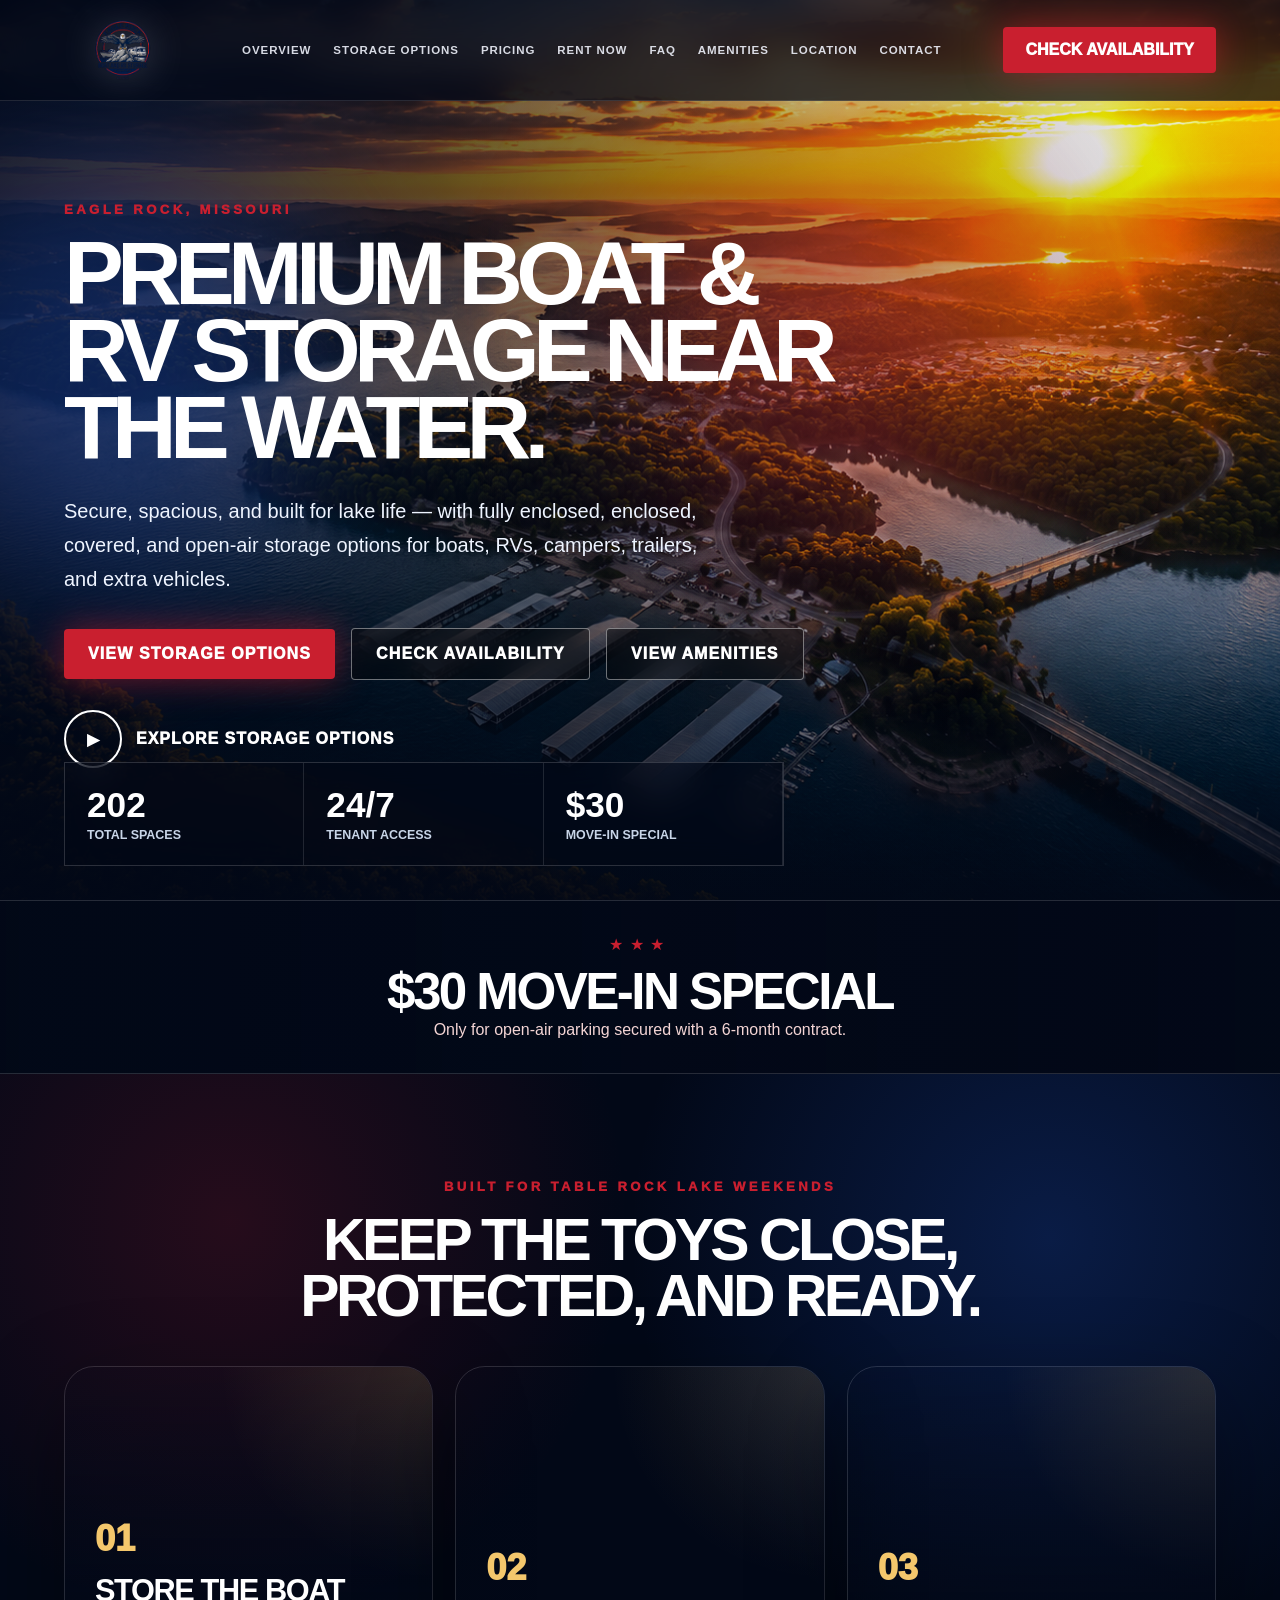
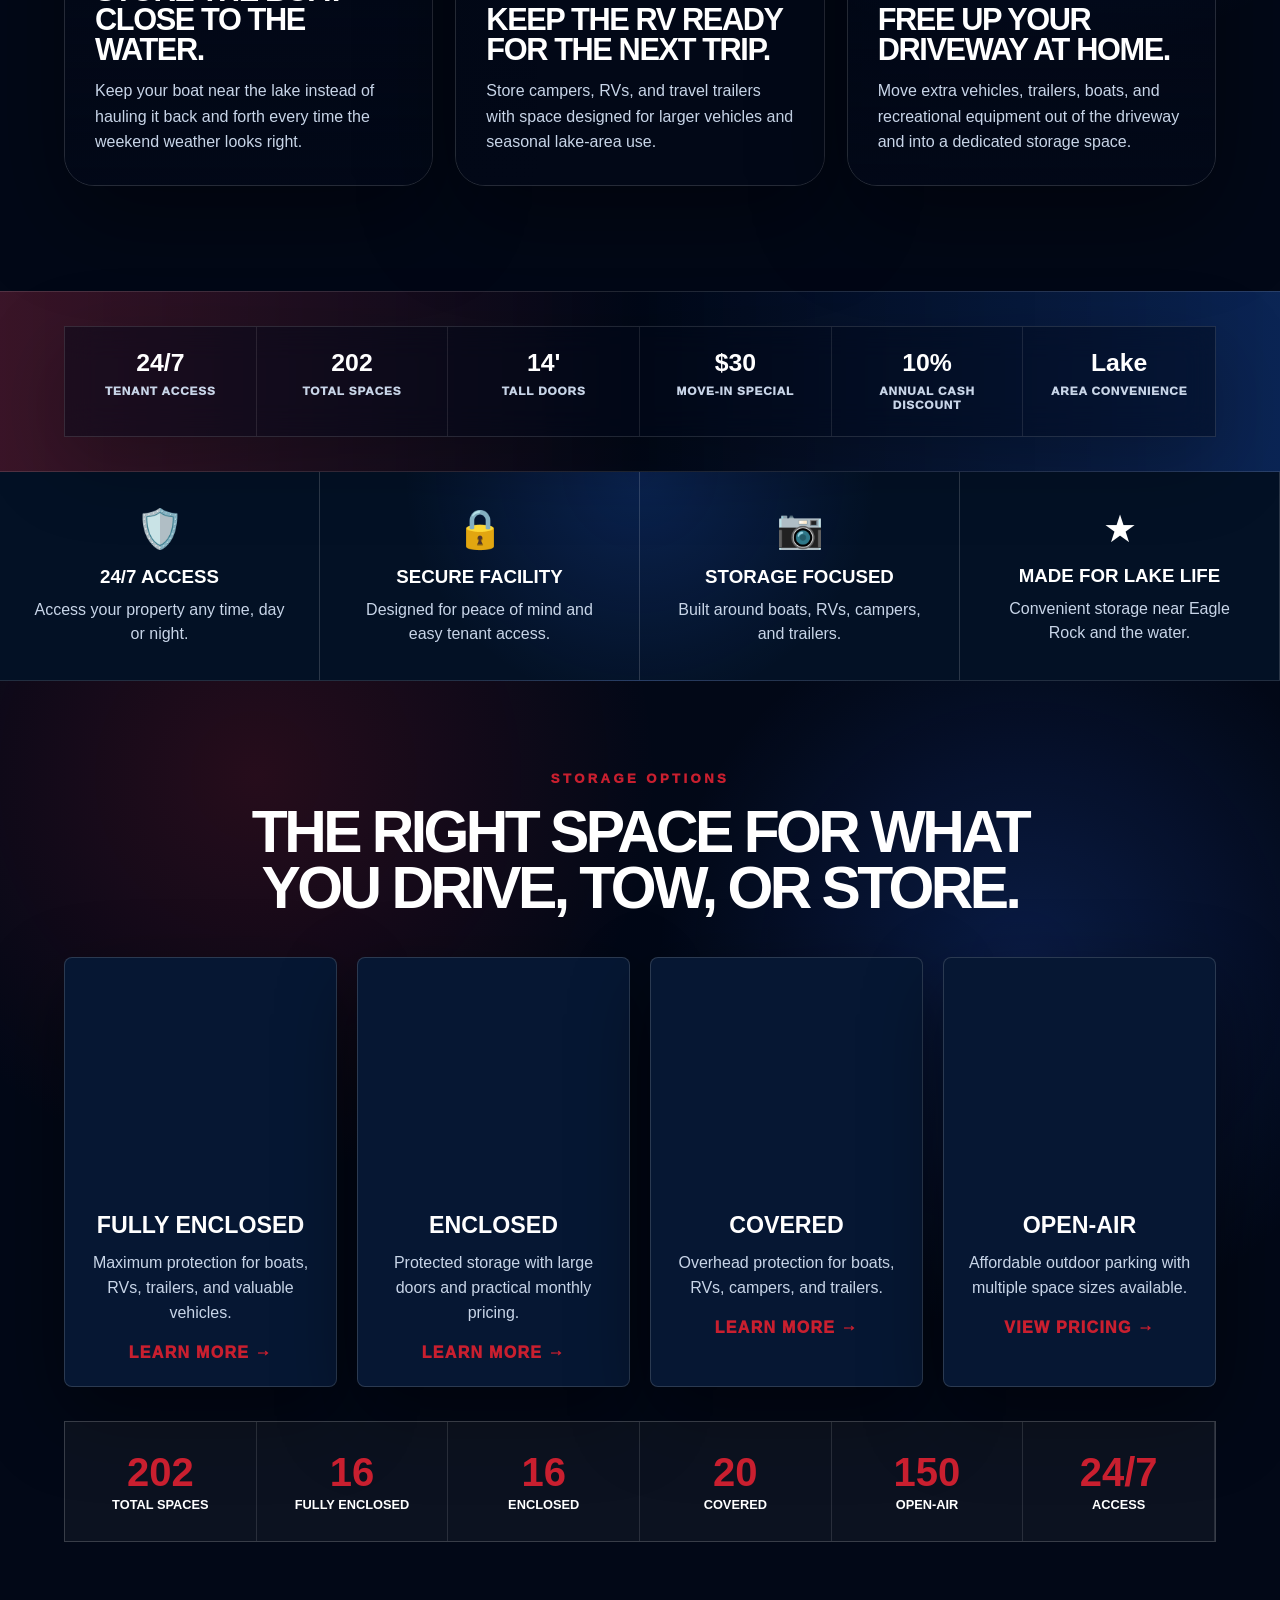
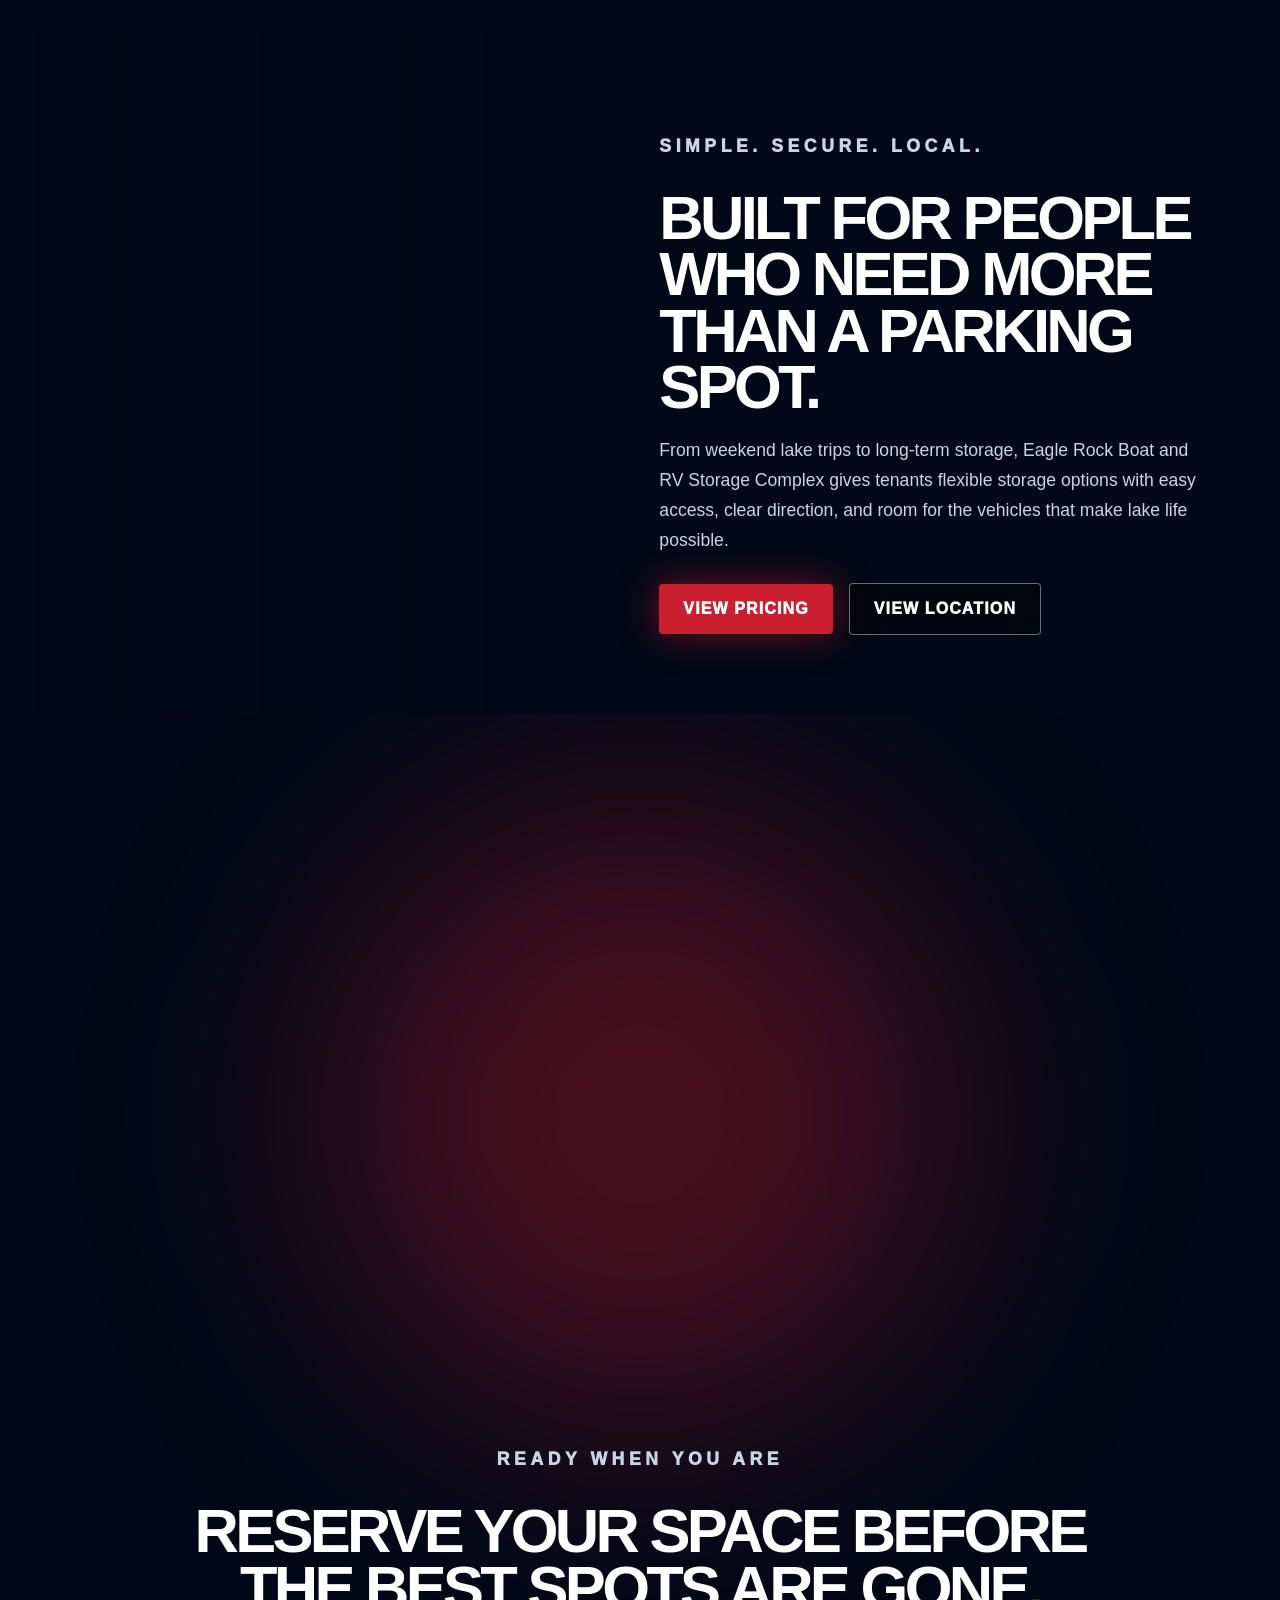
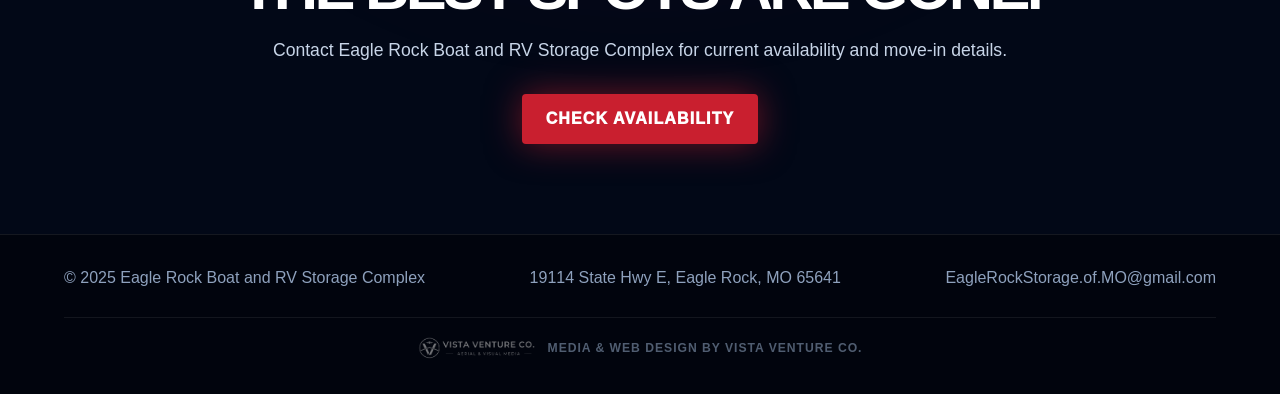
<file: index.html>
<!-- ===== PART 1 START: HEAD ===== -->
<!DOCTYPE html>
<html lang="en">
<head>
  <meta charset="UTF-8" />
  <meta name="viewport" content="width=device-width, initial-scale=1.0" />

  <title>Eagle Rock Boat & RV Storage Complex</title>
  <meta
    name="description"
    content="Premium boat and RV storage in Eagle Rock, Missouri with fully enclosed, enclosed, covered, and open-air storage options."
  />

  <link rel="stylesheet" href="assets/css/style.css" />
  <style>
    @media(max-width: 1000px) {
      .mobile-menu-btn {
        display: inline-flex !important;
        align-items: center !important;
        justify-content: center !important;
        flex-direction: column !important;
        gap: 6px !important;
        line-height: 1 !important;
      }

      .mobile-menu-btn span {
        display: block !important;
        width: 22px !important;
        height: 2px !important;
        min-height: 2px !important;
        max-height: 2px !important;
        flex: 0 0 2px !important;
        background: #ffffff !important;
        border-radius: 999px !important;
      }
    }
  </style>
</head>
<!-- ===== PART 1 END ===== -->

  <!-- ===== PART 2 START: HEADER + HERO ===== -->
<body>
  <div class="preloader">
    <img src="assets/images/ersofmo-logo.png" alt="Eagle Rock Storage Logo">
  </div>

  <header class="site-header">
    <a href="#" class="brand">
      <img src="assets/images/ersofmo-logo.png" alt="Eagle Rock Boat and RV Storage Complex">
    </a>

    <button class="mobile-menu-btn" type="button" aria-label="Open navigation menu" aria-expanded="false">
      <span></span>
      <span></span>
      <span></span>
    </button>

    <nav class="nav-links">
      <a href="#overview">Overview</a>
      <a href="storage-units/">Storage Options</a>
      <a href="pricing/">Pricing</a>
      <a href="rent-now/">Rent Now</a>
      <a href="faq/">FAQ</a>
      <a href="amenities/">Amenities</a>
      <a href="location/">Location</a>
      <a href="contact/">Contact</a>
    </nav>

    <a href="rent-now/" class="header-cta">Check Availability</a>
  </header>

  <main>
    <section class="hero">
      <div class="hero-video-layer"></div>
      <div class="hero-overlay"></div>
      <div class="hero-logo-watermark"></div>
      <div class="light-orb orb-red"></div>
      <div class="light-orb orb-blue"></div>

      <div class="hero-content reveal">
        <p class="eyebrow">Eagle Rock, Missouri</p>

        <h1>Premium Boat & RV Storage Near The Water.</h1>

        <p class="hero-copy">
          Secure, spacious, and built for lake life — with fully enclosed, enclosed,
          covered, and open-air storage options for boats, RVs, campers, trailers,
          and extra vehicles.
        </p>

        <div class="hero-actions">
          <a href="storage-units/" class="btn btn-red">View Storage Options</a>
          <a href="rent-now/" class="btn btn-glass">Check Availability</a>
          <a href="amenities/" class="btn btn-glass">View Amenities</a>
        </div>

        <a href="#overview" class="video-tour">
          <span>▶</span>
          Explore Storage Options
        </a>
      </div>

      <div class="hero-stats reveal">
        <div>
          <strong>202</strong>
          <span>Total Spaces</span>
        </div>

        <div>
          <strong>24/7</strong>
          <span>Tenant Access</span>
        </div>

        <div>
          <strong>$30</strong>
          <span>Move-In Special</span>
        </div>
      </div>
    </section>
<!-- ===== PART 2 END ===== -->

    <!-- ===== PART 3 START: MAIN CONTENT ===== -->
    <section class="promo-banner">
      <div class="stars">★★★</div>
      <h2>$30 Move-In Special</h2>
      <p>Only for open-air parking secured with a 6-month contract.</p>
    </section>

    <!-- ===== PART 1 START: HOMEPAGE LIFESTYLE + HIGHLIGHTS ===== -->

<section class="lifestyle-section">
  <div class="section-heading reveal">
    <p class="eyebrow">Built For Table Rock Lake Weekends</p>
    <h2>Keep the toys close, protected, and ready.</h2>
  </div>

  <div class="lifestyle-grid">
    <article class="lifestyle-card lifestyle-boat reveal">
      <div class="lifestyle-card-content">
        <span>01</span>
        <h3>Store the boat close to the water.</h3>
        <p>
          Keep your boat near the lake instead of hauling it back and forth every time
          the weekend weather looks right.
        </p>
      </div>
    </article>

    <article class="lifestyle-card lifestyle-rv reveal">
      <div class="lifestyle-card-content">
        <span>02</span>
        <h3>Keep the RV ready for the next trip.</h3>
        <p>
          Store campers, RVs, and travel trailers with space designed for larger
          vehicles and seasonal lake-area use.
        </p>
      </div>
    </article>

    <article class="lifestyle-card lifestyle-driveway reveal">
      <div class="lifestyle-card-content">
        <span>03</span>
        <h3>Free up your driveway at home.</h3>
        <p>
          Move extra vehicles, trailers, boats, and recreational equipment out of the
          driveway and into a dedicated storage space.
        </p>
      </div>
    </article>
  </div>
</section>

<section class="facility-highlights">
  <div class="facility-highlight-grid reveal">
    <div class="facility-highlight">
      <strong>24/7</strong>
      <span>Tenant Access</span>
    </div>

    <div class="facility-highlight">
      <strong>202</strong>
      <span>Total Spaces</span>
    </div>

    <div class="facility-highlight">
      <strong>14'</strong>
      <span>Tall Doors</span>
    </div>

    <div class="facility-highlight">
      <strong>$30</strong>
      <span>Move-In Special</span>
    </div>

    <div class="facility-highlight">
      <strong>10%</strong>
      <span>Annual Cash Discount</span>
    </div>

    <div class="facility-highlight">
      <strong>Lake</strong>
      <span>Area Convenience</span>
    </div>
  </div>
</section>

<!-- ===== PART 1 END: HOMEPAGE LIFESTYLE + HIGHLIGHTS ===== -->

    <section class="feature-strip">
      <div class="feature reveal">
        <span>🛡️</span>
        <h3>24/7 Access</h3>
        <p>Access your property any time, day or night.</p>
      </div>

      <div class="feature reveal">
        <span>🔒</span>
        <h3>Secure Facility</h3>
        <p>Designed for peace of mind and easy tenant access.</p>
      </div>

      <div class="feature reveal">
        <span>📷</span>
        <h3>Storage Focused</h3>
        <p>Built around boats, RVs, campers, and trailers.</p>
      </div>

      <div class="feature reveal">
        <span>★</span>
        <h3>Made For Lake Life</h3>
        <p>Convenient storage near Eagle Rock and the water.</p>
      </div>
    </section>

    <section id="overview" class="storage-section">
      <div class="section-heading reveal">
        <p class="eyebrow">Storage Options</p>
        <h2>The right space for what you drive, tow, or store.</h2>
      </div>

      <div class="storage-grid">
        <article class="storage-card reveal">
          <div class="card-image image-fully"></div>

          <div class="card-content">
            <h3>Fully Enclosed</h3>
            <p>Maximum protection for boats, RVs, trailers, and valuable vehicles.</p>
            <a href="storage-units/">Learn More →</a>
          </div>
        </article>

        <article class="storage-card reveal">
          <div class="card-image image-enclosed"></div>

          <div class="card-content">
            <h3>Enclosed</h3>
            <p>Protected storage with large doors and practical monthly pricing.</p>
            <a href="storage-units/">Learn More →</a>
          </div>
        </article>

        <article class="storage-card reveal">
          <div class="card-image image-covered"></div>

          <div class="card-content">
            <h3>Covered</h3>
            <p>Overhead protection for boats, RVs, campers, and trailers.</p>
            <a href="storage-units/">Learn More →</a>
          </div>
        </article>

        <article class="storage-card reveal">
          <div class="card-image image-open"></div>

          <div class="card-content">
            <h3>Open-Air</h3>
            <p>Affordable outdoor parking with multiple space sizes available.</p>
            <a href="pricing/">View Pricing →</a>
          </div>
        </article>
      </div>

      <div class="number-bar reveal">
        <div>
          <strong>202</strong>
          <span>Total Spaces</span>
        </div>

        <div>
          <strong>16</strong>
          <span>Fully Enclosed</span>
        </div>

        <div>
          <strong>16</strong>
          <span>Enclosed</span>
        </div>

        <div>
          <strong>20</strong>
          <span>Covered</span>
        </div>

        <div>
          <strong>150</strong>
          <span>Open-Air</span>
        </div>

        <div>
          <strong>24/7</strong>
          <span>Access</span>
        </div>
      </div>
    </section>

    <section class="cinematic-story">
      <div class="story-image reveal"></div>

      <div class="story-copy reveal">
        <p class="eyebrow">Simple. Secure. Local.</p>

        <h2>Built for people who need more than a parking spot.</h2>

        <p>
          From weekend lake trips to long-term storage, Eagle Rock Boat and RV Storage
          Complex gives tenants flexible storage options with easy access, clear
          direction, and room for the vehicles that make lake life possible.
        </p>

        <div class="story-actions">
          <a href="pricing/" class="btn btn-red">View Pricing</a>
          <a href="location/" class="btn btn-glass">View Location</a>
        </div>
      </div>
    </section>

    <section class="final-cta">
      <div class="final-glow"></div>

      <div class="reveal">
        <p class="eyebrow">Ready When You Are</p>

        <h2>Reserve your space before the best spots are gone.</h2>

        <p>
          Contact Eagle Rock Boat and RV Storage Complex for current availability and
          move-in details.
        </p>

        <a href="rent-now/" class="btn btn-red">Check Availability</a>
      </div>
    </section>
<!-- ===== PART 3 END ===== -->

    <!-- ===== PART 4 START: FOOTER + SCRIPTS ===== -->
  </main>

  <footer>
    <p>© 2025 Eagle Rock Boat and RV Storage Complex</p>

    <p>19114 State Hwy E, Eagle Rock, MO 65641</p>

    <p>
      <a href="mailto:EagleRockStorage.of.MO@gmail.com">
        EagleRockStorage.of.MO@gmail.com
      </a>
    </p>

    <div class="site-credit">
      <a href="https://www.vistaventureco.com" target="_blank" rel="noopener">
        <img
          src="assets/images/vista-venture-footer-logo.png"
          alt="Vista Venture Co. Aerial & Visual Media"
        >
        <span>Media & Web Design by Vista Venture Co.</span>
      </a>
    </div>
  </footer>

  <script src="assets/js/main.js"></script>
</body>
</html>
<!-- ===== PART 4 END ===== -->
</file>
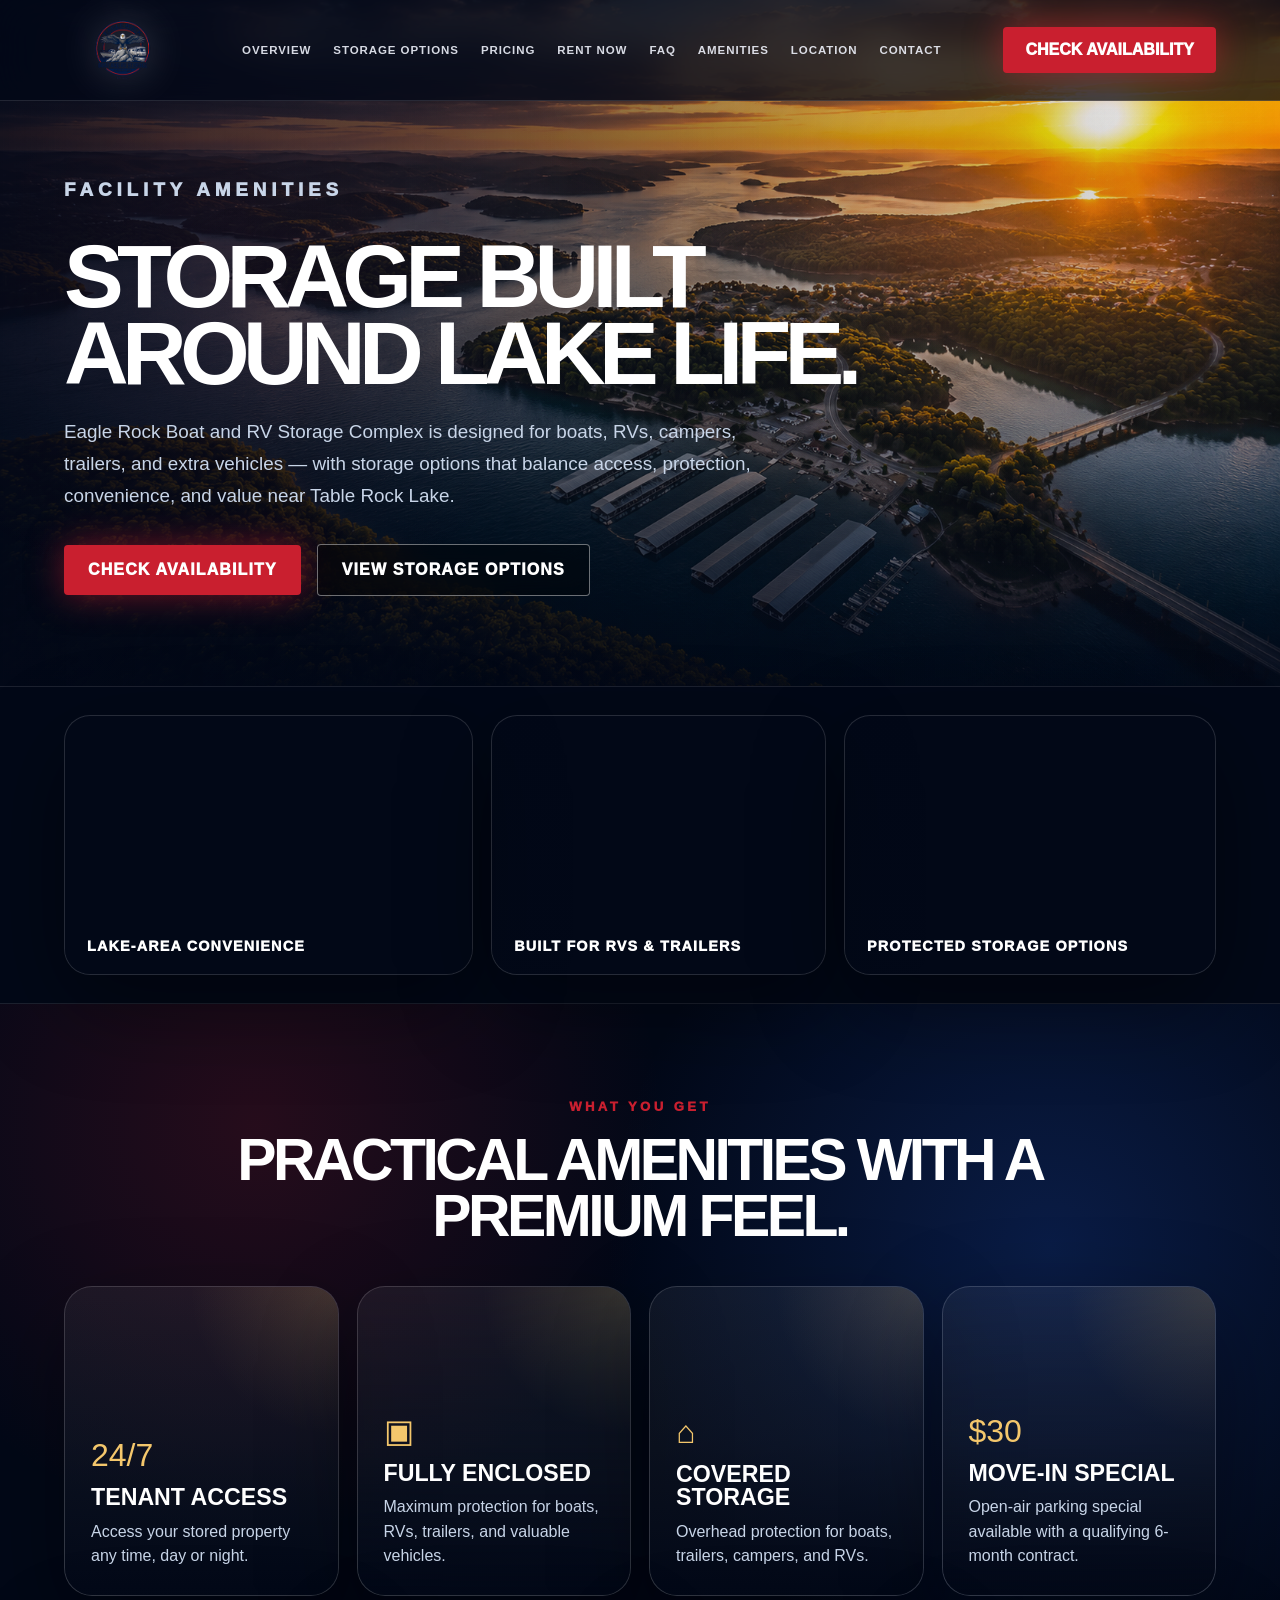
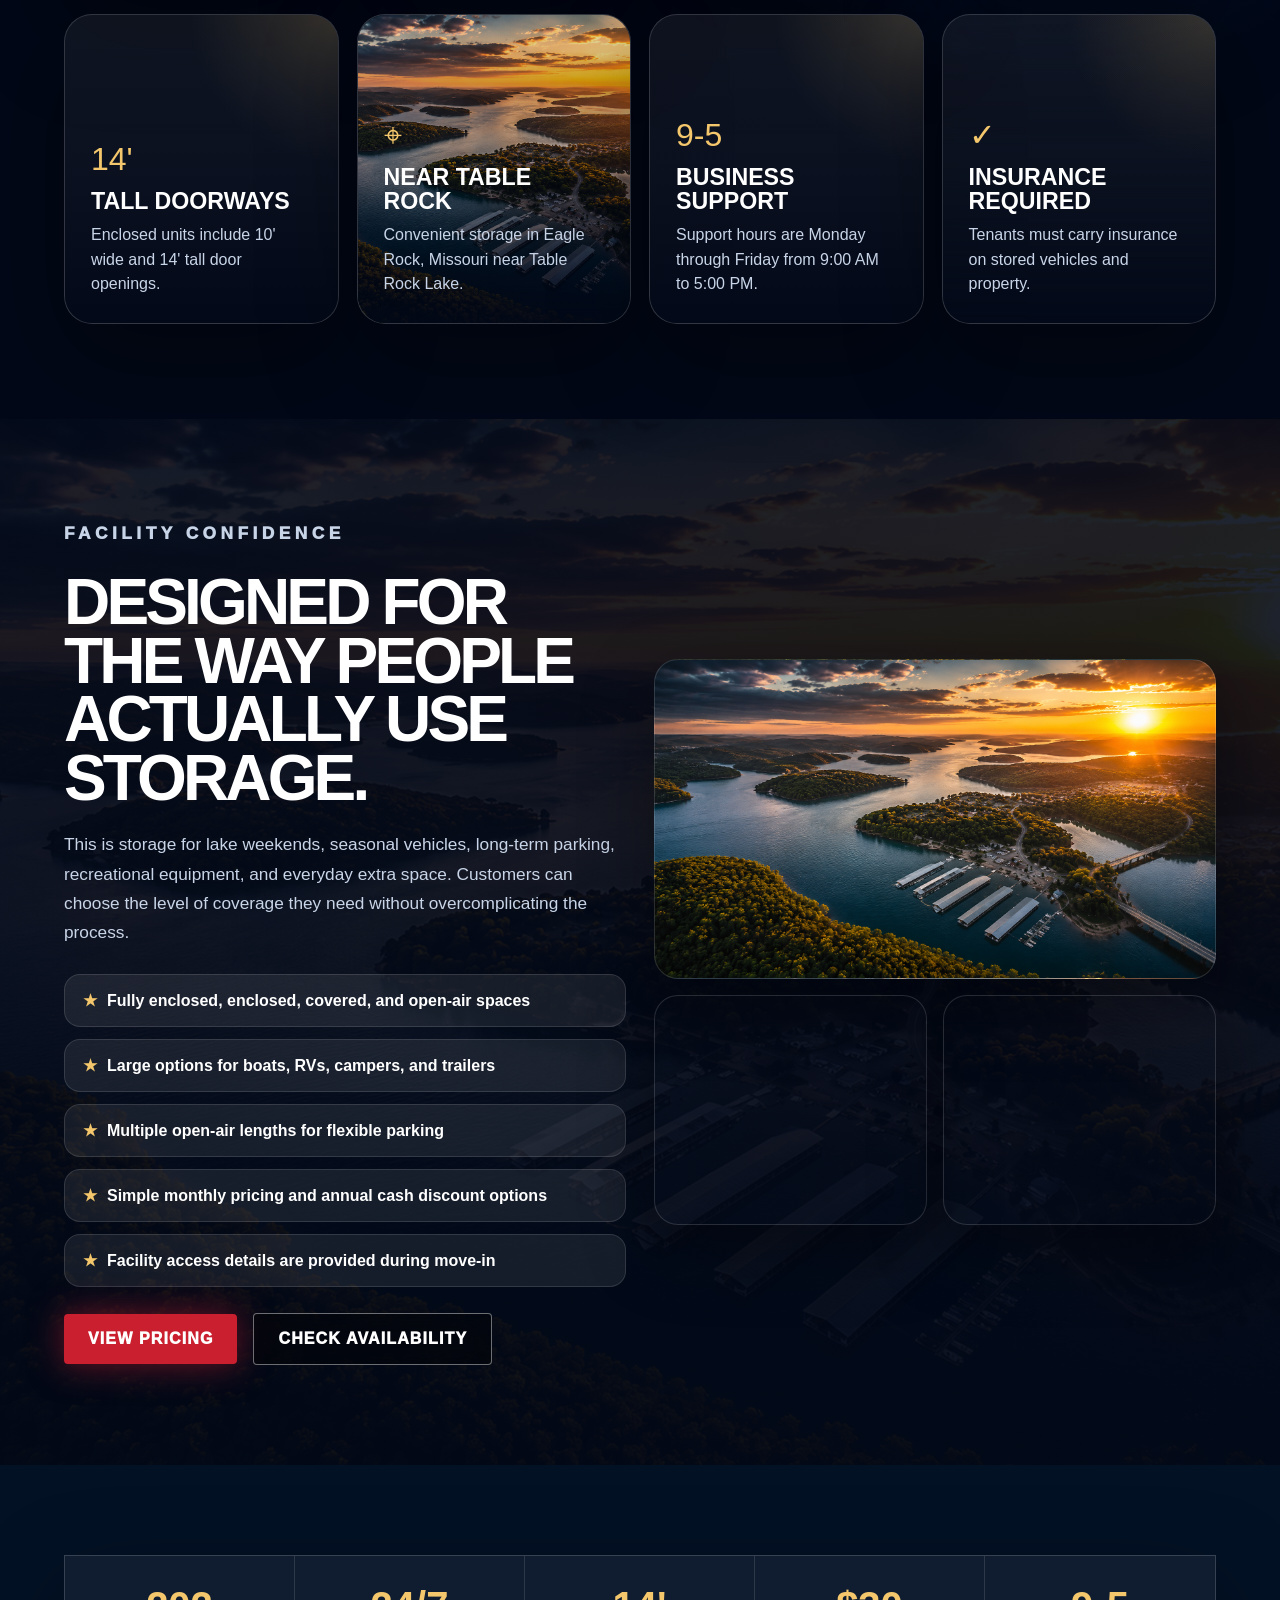
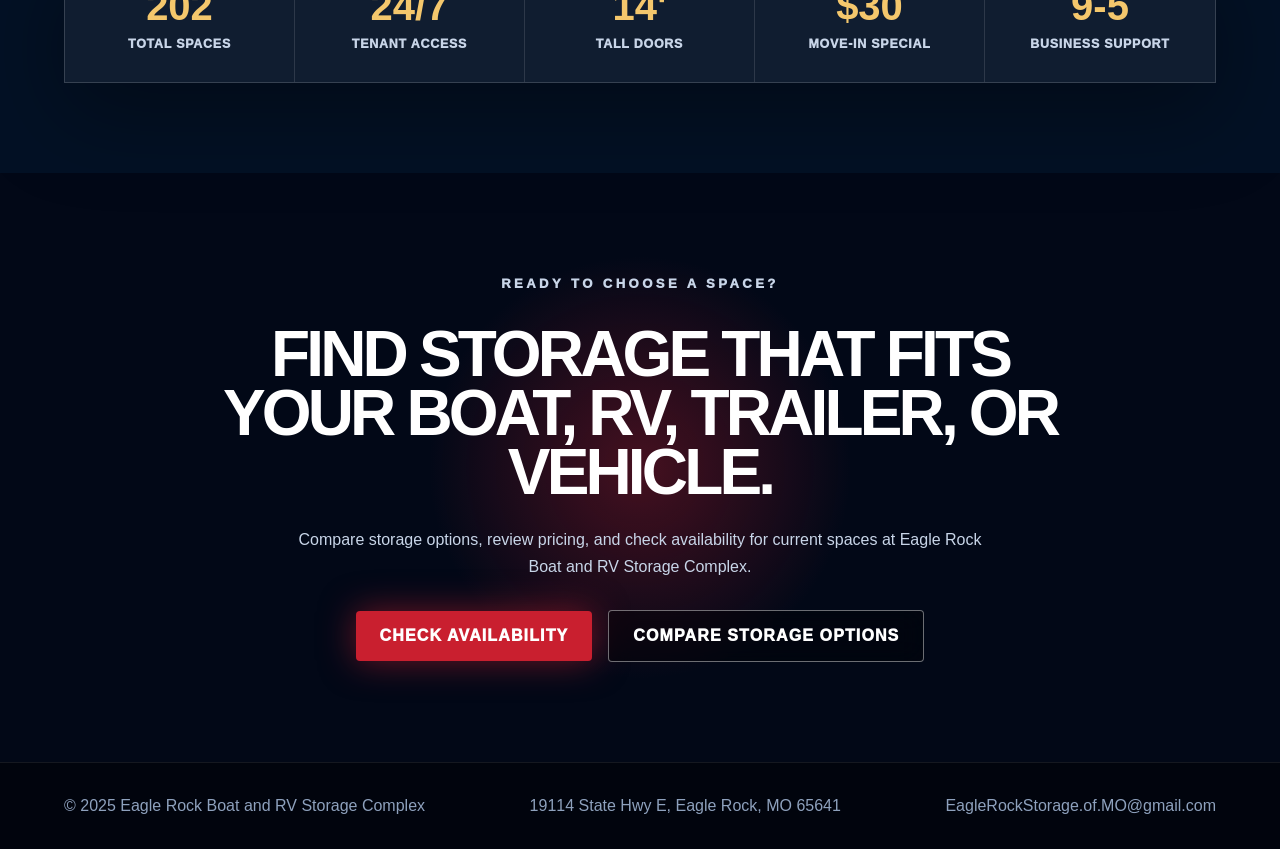
<file: amenities/index.html>
<!DOCTYPE html>
<html lang="en">
<head>
  <meta charset="UTF-8" />
  <meta name="viewport" content="width=device-width, initial-scale=1.0" />

  <title>Amenities | Eagle Rock Boat & RV Storage Complex</title>
  <meta name="description" content="Explore amenities at Eagle Rock Boat and RV Storage Complex including 24/7 tenant access, enclosed storage, covered storage, open-air parking, large spaces, and lake-area convenience." />

  <link rel="stylesheet" href="../assets/css/style.css" />

  <style>
    .amenities-hero {
      min-height: 76vh;
      position: relative;
      display: flex;
      align-items: center;
      padding: 150px 5vw 90px;
      overflow: hidden;
      background:
        linear-gradient(90deg, rgba(2,8,23,.92), rgba(2,8,23,.60), rgba(2,8,23,.14)),
        linear-gradient(to top, rgba(2,8,23,.92), rgba(2,8,23,.18)),
        url('../assets/images/trl-hero.png') center right/cover no-repeat;
    }

    .amenities-hero::after {
      content: '';
      position: absolute;
      inset: 0;
      background:
        radial-gradient(circle at 78% 22%, rgba(244,199,108,.22), transparent 32%),
        radial-gradient(circle at 18% 34%, rgba(201,31,47,.22), transparent 35%);
      pointer-events: none;
    }

    .amenities-hero-content {
      position: relative;
      z-index: 2;
      max-width: 930px;
    }

    .amenities-hero h1 {
      font-size: clamp(3.4rem, 7vw, 7rem);
    }

    .amenities-hero p {
      max-width: 720px;
      color: var(--muted);
      font-size: 1.18rem;
      line-height: 1.7;
      margin: 24px 0 32px;
    }

    .amenity-photo-strip {
      display: grid;
      grid-template-columns: 1.1fr .9fr 1fr;
      gap: 18px;
      padding: 28px 5vw;
      background: #020817;
      border-top: 1px solid rgba(255,255,255,.1);
      border-bottom: 1px solid rgba(255,255,255,.1);
    }

    .strip-photo {
      min-height: 260px;
      border-radius: 26px;
      background-size: cover;
      background-position: center;
      position: relative;
      overflow: hidden;
      border: 1px solid rgba(255,255,255,.14);
      box-shadow: 0 30px 90px rgba(0,0,0,.42);
    }

    .strip-photo::after {
      content: '';
      position: absolute;
      inset: 0;
      background: linear-gradient(to top, rgba(2,8,23,.74), rgba(2,8,23,.08));
    }

    .strip-photo span {
      position: absolute;
      z-index: 2;
      left: 22px;
      bottom: 20px;
      color: white;
      font-weight: 950;
      text-transform: uppercase;
      letter-spacing: .08em;
      font-size: .9rem;
    }

    .strip-boat {
      background-image: url('https://images.unsplash.com/photo-1500534314209-a25ddb2bd429?auto=format&fit=crop&w=1200&q=80');
    }

    .strip-rv {
      background-image: url('https://images.unsplash.com/photo-1533473359331-0135ef1b58bf?auto=format&fit=crop&w=1200&q=80');
    }

    .strip-storage {
      background-image: url('https://images.unsplash.com/photo-1600585154340-be6161a56a0c?auto=format&fit=crop&w=1200&q=80');
    }

    .amenities-section {
      padding: 95px 5vw;
      background:
        radial-gradient(circle at 20% 12%, rgba(201,31,47,.18), transparent 30%),
        radial-gradient(circle at 82% 24%, rgba(37,99,235,.22), transparent 34%),
        var(--dark);
    }

    .amenities-grid {
      display: grid;
      grid-template-columns: repeat(4, 1fr);
      gap: 18px;
      margin-top: 42px;
    }

    .amenity-card {
      position: relative;
      overflow: hidden;
      min-height: 310px;
      border-radius: 28px;
      border: 1px solid rgba(255,255,255,.14);
      background: rgba(255,255,255,.06);
      box-shadow: 0 35px 95px rgba(0,0,0,.38);
      display: flex;
      align-items: flex-end;
      transition: .3s ease;
    }

    .amenity-card:hover {
      transform: translateY(-10px);
      border-color: rgba(244,199,108,.55);
    }

    .amenity-card::before {
      content: '';
      position: absolute;
      inset: 0;
      background-size: cover;
      background-position: center;
      transition: .45s ease;
      filter: saturate(1.08) contrast(1.08);
    }

    .amenity-card:hover::before {
      transform: scale(1.08);
    }

    .amenity-card::after {
      content: '';
      position: absolute;
      inset: 0;
      background:
        linear-gradient(to top, rgba(2,8,23,.96), rgba(2,8,23,.36), rgba(2,8,23,.05)),
        radial-gradient(circle at top right, rgba(244,199,108,.18), transparent 36%);
    }

    .amenity-content {
      position: relative;
      z-index: 2;
      padding: 26px;
    }

    .amenity-content span {
      display: inline-block;
      color: var(--gold);
      font-size: 2rem;
      margin-bottom: 12px;
    }

    .amenity-content h3 {
      text-transform: uppercase;
      font-size: 1.45rem;
      line-height: 1;
      margin-bottom: 10px;
    }

    .amenity-content p {
      color: var(--muted);
      line-height: 1.55;
    }

    .amenity-access::before {
      background-image: url('https://images.unsplash.com/photo-1500534314209-a25ddb2bd429?auto=format&fit=crop&w=1100&q=80');
    }

    .amenity-enclosed::before {
      background-image: url('https://images.unsplash.com/photo-1600585154340-be6161a56a0c?auto=format&fit=crop&w=1100&q=80');
    }

    .amenity-covered::before {
      background-image: url('https://images.unsplash.com/photo-1533473359331-0135ef1b58bf?auto=format&fit=crop&w=1100&q=80');
    }

    .amenity-open::before {
      background-image: url('https://images.unsplash.com/photo-1500530855697-b586d89ba3ee?auto=format&fit=crop&w=1100&q=80');
    }

    .amenity-clearance::before {
      background-image: url('https://images.unsplash.com/photo-1564013799919-ab600027ffc6?auto=format&fit=crop&w=1100&q=80');
    }

    .amenity-lake::before {
      background-image: url('../assets/images/trl-hero.png');
    }

    .amenity-support::before {
      background-image: url('https://images.unsplash.com/photo-1497366811353-6870744d04b2?auto=format&fit=crop&w=1100&q=80');
    }

    .amenity-insurance::before {
      background-image: url('https://images.unsplash.com/photo-1450101499163-c8848c66ca85?auto=format&fit=crop&w=1100&q=80');
    }

    .facility-section {
      padding: 100px 5vw;
      background:
        linear-gradient(rgba(2,8,23,.88), rgba(2,8,23,.94)),
        url('../assets/images/trl-hero.png') center/cover no-repeat;
    }

    .facility-layout {
      display: grid;
      grid-template-columns: 1fr 1fr;
      gap: 28px;
      align-items: center;
    }

    .facility-copy h2 {
      font-size: clamp(2.6rem, 5vw, 5.4rem);
      line-height: .92;
      text-transform: uppercase;
      letter-spacing: -.06em;
      margin-bottom: 22px;
    }

    .facility-copy p {
      color: var(--muted);
      line-height: 1.7;
      font-size: 1.08rem;
      margin-bottom: 24px;
    }

    .facility-list {
      list-style: none;
      display: grid;
      gap: 12px;
      margin: 26px 0;
    }

    .facility-list li {
      padding: 16px 18px;
      border-radius: 16px;
      background: rgba(255,255,255,.08);
      border: 1px solid rgba(255,255,255,.12);
      font-weight: 900;
    }

    .facility-list li::before {
      content: '★';
      color: var(--gold);
      margin-right: 10px;
    }

    .facility-photo-grid {
      display: grid;
      grid-template-columns: 1fr 1fr;
      gap: 16px;
    }

    .facility-photo {
      min-height: 230px;
      border-radius: 24px;
      background-size: cover;
      background-position: center;
      border: 1px solid rgba(255,255,255,.14);
      box-shadow: 0 25px 70px rgba(0,0,0,.35);
    }

    .facility-photo.large {
      grid-column: span 2;
      min-height: 320px;
      background-image: url('../assets/images/trl-hero.png');
    }

    .facility-photo.one {
      background-image: url('https://images.unsplash.com/photo-1533473359331-0135ef1b58bf?auto=format&fit=crop&w=900&q=80');
    }

    .facility-photo.two {
      background-image: url('https://images.unsplash.com/photo-1600585154340-be6161a56a0c?auto=format&fit=crop&w=900&q=80');
    }

    .numbers-section {
      padding: 90px 5vw;
      background: #031125;
    }

    .amenity-number-bar {
      display: grid;
      grid-template-columns: repeat(5, 1fr);
      border: 1px solid rgba(255,255,255,.16);
      background: rgba(255,255,255,.05);
      box-shadow: 0 30px 90px rgba(0,0,0,.36);
    }

    .amenity-number-bar div {
      text-align: center;
      padding: 30px 16px;
      border-right: 1px solid rgba(255,255,255,.12);
    }

    .amenity-number-bar div:last-child {
      border-right: 0;
    }

    .amenity-number-bar strong {
      display: block;
      color: var(--gold);
      font-size: 2.5rem;
      line-height: 1;
      margin-bottom: 8px;
    }

    .amenity-number-bar span {
      color: var(--muted);
      text-transform: uppercase;
      font-size: .78rem;
      font-weight: 950;
      letter-spacing: .06em;
    }

    .amenities-final-cta {
      padding: 100px 5vw;
      text-align: center;
      background: radial-gradient(circle at center, rgba(201,31,47,.34), transparent 30%), #020817;
    }

    .amenities-final-cta h2 {
      font-size: clamp(2.6rem, 5vw, 5.4rem);
      line-height: .92;
      text-transform: uppercase;
      letter-spacing: -.06em;
      max-width: 900px;
      margin: 0 auto 24px;
    }

    .amenities-final-cta p {
      color: var(--muted);
      max-width: 720px;
      margin: 0 auto 30px;
      line-height: 1.7;
    }

    @media(max-width: 1100px) {
      .amenities-grid {
        grid-template-columns: 1fr 1fr;
      }

      .facility-layout {
        grid-template-columns: 1fr;
      }

      .amenity-number-bar {
        grid-template-columns: repeat(3, 1fr);
      }
    }

    @media(max-width: 760px) {
      .amenity-photo-strip,
      .amenities-grid,
      .facility-photo-grid,
      .amenity-number-bar {
        grid-template-columns: 1fr;
      }

      .facility-photo.large {
        grid-column: span 1;
      }

      .amenities-hero {
        padding: 130px 5vw 80px;
      }
    }
  </style>
</head>

<body>
  <div class="preloader">
    <img src="../assets/images/ersofmo-logo.png" alt="Eagle Rock Storage Logo">
  </div>

  <header class="site-header">
    <a href="../" class="brand">
      <img src="../assets/images/ersofmo-logo.png" alt="Eagle Rock Boat and RV Storage Complex">
    </a>

    <nav class="nav-links">
      <a href="../#overview">Overview</a>
      <a href="../storage-units/">Storage Options</a>
      <a href="../pricing/">Pricing</a>
      <a href="../rent-now/">Rent Now</a>
      <a href="../faq/">FAQ</a>
      <a href="../amenities/">Amenities</a>
      <a href="../location/">Location</a>
      <a href="../contact/">Contact</a>
    </nav>

    <a href="../rent-now/" class="header-cta">Check Availability</a>
  </header>

  <main>
    <section class="amenities-hero">
      <div class="amenities-hero-content reveal">
        <p class="eyebrow">Facility Amenities</p>
        <h1>Storage built around lake life.</h1>
        <p>
          Eagle Rock Boat and RV Storage Complex is designed for boats, RVs, campers,
          trailers, and extra vehicles — with storage options that balance access,
          protection, convenience, and value near Table Rock Lake.
        </p>

        <div class="hero-actions">
          <a href="../rent-now/" class="btn btn-red">Check Availability</a>
          <a href="../storage-units/" class="btn btn-glass">View Storage Options</a>
        </div>
      </div>
    </section>

    <section class="amenity-photo-strip">
      <div class="strip-photo strip-boat reveal">
        <span>Lake-area convenience</span>
      </div>

      <div class="strip-photo strip-rv reveal">
        <span>Built for RVs & trailers</span>
      </div>

      <div class="strip-photo strip-storage reveal">
        <span>Protected storage options</span>
      </div>
    </section>

    <section class="amenities-section">
      <div class="section-heading reveal">
        <p class="eyebrow">What You Get</p>
        <h2>Practical amenities with a premium feel.</h2>
      </div>

      <div class="amenities-grid">
        <article class="amenity-card amenity-access reveal">
          <div class="amenity-content">
            <span>24/7</span>
            <h3>Tenant Access</h3>
            <p>Access your stored property any time, day or night.</p>
          </div>
        </article>

        <article class="amenity-card amenity-enclosed reveal">
          <div class="amenity-content">
            <span>▣</span>
            <h3>Fully Enclosed</h3>
            <p>Maximum protection for boats, RVs, trailers, and valuable vehicles.</p>
          </div>
        </article>

        <article class="amenity-card amenity-covered reveal">
          <div class="amenity-content">
            <span>⌂</span>
            <h3>Covered Storage</h3>
            <p>Overhead protection for boats, trailers, campers, and RVs.</p>
          </div>
        </article>

        <article class="amenity-card amenity-open reveal">
          <div class="amenity-content">
            <span>$30</span>
            <h3>Move-In Special</h3>
            <p>Open-air parking special available with a qualifying 6-month contract.</p>
          </div>
        </article>

        <article class="amenity-card amenity-clearance reveal">
          <div class="amenity-content">
            <span>14'</span>
            <h3>Tall Doorways</h3>
            <p>Enclosed units include 10' wide and 14' tall door openings.</p>
          </div>
        </article>

        <article class="amenity-card amenity-lake reveal">
          <div class="amenity-content">
            <span>⌖</span>
            <h3>Near Table Rock</h3>
            <p>Convenient storage in Eagle Rock, Missouri near Table Rock Lake.</p>
          </div>
        </article>

        <article class="amenity-card amenity-support reveal">
          <div class="amenity-content">
            <span>9-5</span>
            <h3>Business Support</h3>
            <p>Support hours are Monday through Friday from 9:00 AM to 5:00 PM.</p>
          </div>
        </article>

        <article class="amenity-card amenity-insurance reveal">
          <div class="amenity-content">
            <span>✓</span>
            <h3>Insurance Required</h3>
            <p>Tenants must carry insurance on stored vehicles and property.</p>
          </div>
        </article>
      </div>
    </section>

    <section class="facility-section">
      <div class="facility-layout">
        <div class="facility-copy reveal">
          <p class="eyebrow">Facility Confidence</p>
          <h2>Designed for the way people actually use storage.</h2>
          <p>
            This is storage for lake weekends, seasonal vehicles, long-term parking,
            recreational equipment, and everyday extra space. Customers can choose the
            level of coverage they need without overcomplicating the process.
          </p>

          <ul class="facility-list">
            <li>Fully enclosed, enclosed, covered, and open-air spaces</li>
            <li>Large options for boats, RVs, campers, and trailers</li>
            <li>Multiple open-air lengths for flexible parking</li>
            <li>Simple monthly pricing and annual cash discount options</li>
            <li>Facility access details are provided during move-in</li>
          </ul>

          <div class="hero-actions">
            <a href="../pricing/" class="btn btn-red">View Pricing</a>
            <a href="../rent-now/" class="btn btn-glass">Check Availability</a>
          </div>
        </div>

        <div class="facility-photo-grid reveal">
          <div class="facility-photo large"></div>
          <div class="facility-photo one"></div>
          <div class="facility-photo two"></div>
        </div>
      </div>
    </section>

    <section class="numbers-section">
      <div class="amenity-number-bar reveal">
        <div>
          <strong>202</strong>
          <span>Total Spaces</span>
        </div>

        <div>
          <strong>24/7</strong>
          <span>Tenant Access</span>
        </div>

        <div>
          <strong>14'</strong>
          <span>Tall Doors</span>
        </div>

        <div>
          <strong>$30</strong>
          <span>Move-In Special</span>
        </div>

        <div>
          <strong>9-5</strong>
          <span>Business Support</span>
        </div>
      </div>
    </section>

    <section class="amenities-final-cta">
      <div class="reveal">
        <p class="eyebrow">Ready To Choose A Space?</p>
        <h2>Find storage that fits your boat, RV, trailer, or vehicle.</h2>
        <p>
          Compare storage options, review pricing, and check availability for current
          spaces at Eagle Rock Boat and RV Storage Complex.
        </p>

        <div class="hero-actions" style="justify-content:center;">
          <a href="../rent-now/" class="btn btn-red">Check Availability</a>
          <a href="../storage-units/" class="btn btn-glass">Compare Storage Options</a>
        </div>
      </div>
    </section>
  </main>

  <footer>
    <p>© 2025 Eagle Rock Boat and RV Storage Complex</p>
    <p>19114 State Hwy E, Eagle Rock, MO 65641</p>
    <p><a href="mailto:EagleRockStorage.of.MO@gmail.com">EagleRockStorage.of.MO@gmail.com</a></p>
  </footer>

  <script src="../assets/js/main.js"></script>
</body>
</html>
</file>
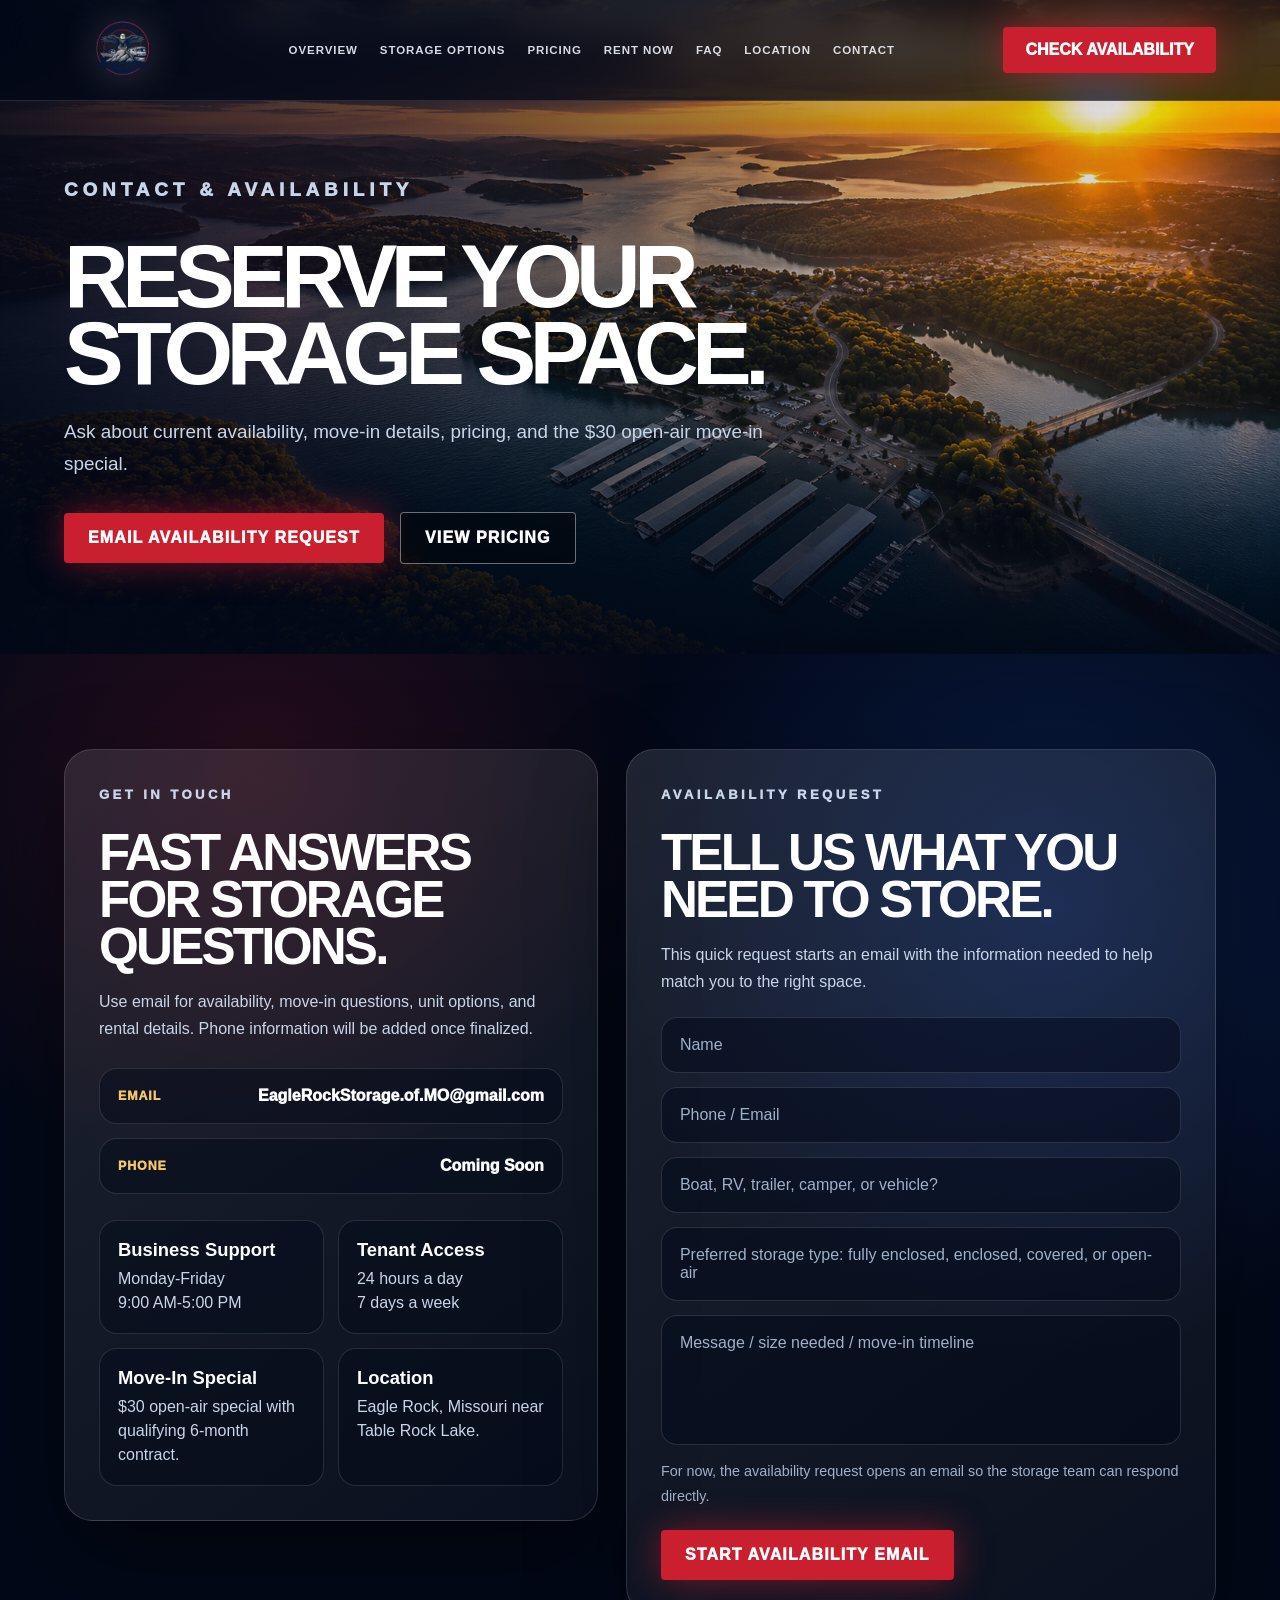
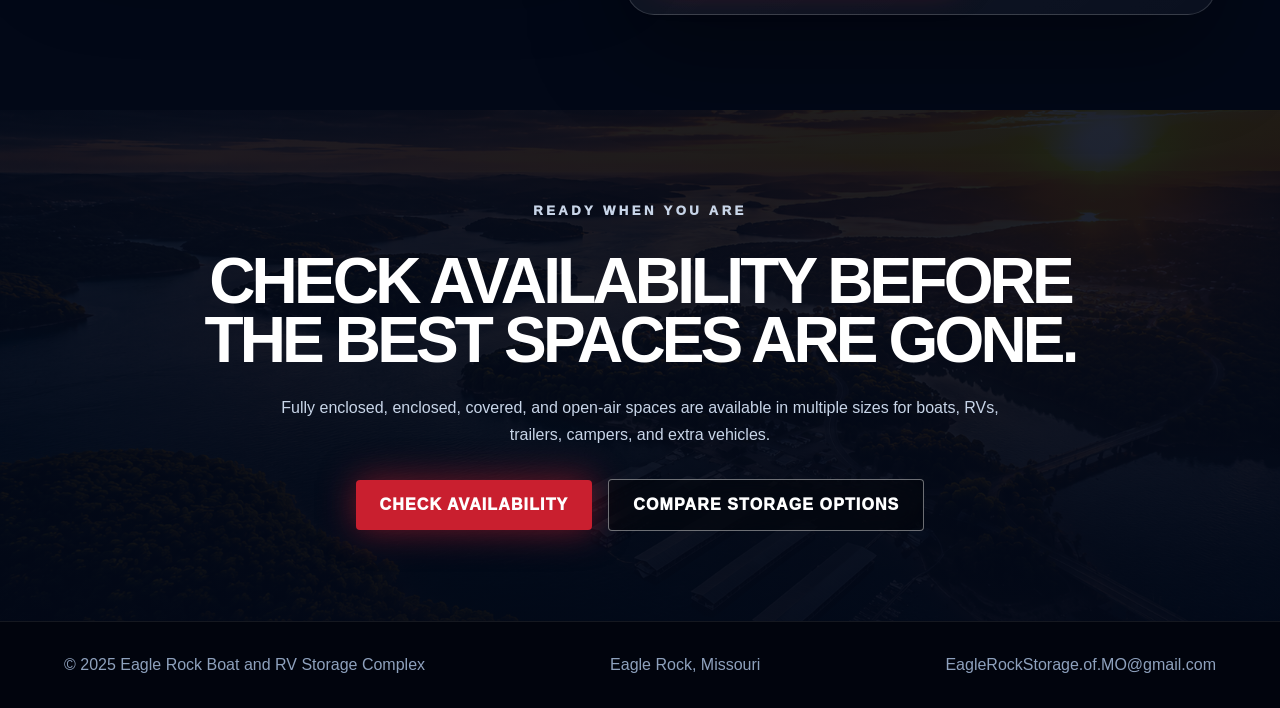
<file: contact/index.html>
<!DOCTYPE html>
<html lang="en">
<head>
  <meta charset="UTF-8" />
  <meta name="viewport" content="width=device-width, initial-scale=1.0" />

  <title>Contact | Eagle Rock Boat & RV Storage Complex</title>
  <meta name="description" content="Contact Eagle Rock Boat and RV Storage Complex for availability, pricing, and storage move-in information." />

  <link rel="stylesheet" href="../assets/css/style.css" />

  <style>
    .contact-hero {
      min-height: 72vh;
      position: relative;
      display: flex;
      align-items: center;
      padding: 150px 5vw 90px;
      overflow: hidden;
      background:
        linear-gradient(90deg, rgba(2,8,23,.98), rgba(2,8,23,.78), rgba(2,8,23,.34)),
        linear-gradient(to top, rgba(2,8,23,1), rgba(2,8,23,.18)),
        url('../assets/images/trl-hero.png') center right/cover no-repeat;
    }

    .contact-hero::after {
      content: '';
      position: absolute;
      inset: 0;
      background:
        radial-gradient(circle at 78% 24%, rgba(244,199,108,.24), transparent 32%),
        radial-gradient(circle at 18% 32%, rgba(201,31,47,.22), transparent 35%);
      pointer-events: none;
    }

    .contact-hero-content {
      position: relative;
      z-index: 2;
      max-width: 930px;
    }

    .contact-hero h1 {
      font-size: clamp(3.4rem, 7vw, 7rem);
    }

    .contact-hero p {
      max-width: 720px;
      color: var(--muted);
      font-size: 1.18rem;
      line-height: 1.7;
      margin: 24px 0 32px;
    }

    .contact-section {
      padding: 95px 5vw;
      background:
        radial-gradient(circle at 20% 12%, rgba(201,31,47,.18), transparent 30%),
        radial-gradient(circle at 82% 24%, rgba(37,99,235,.22), transparent 34%),
        var(--dark);
    }

    .contact-layout {
      display: grid;
      grid-template-columns: .95fr 1.05fr;
      gap: 28px;
      align-items: start;
    }

    .contact-panel,
    .form-panel {
      border-radius: 28px;
      border: 1px solid rgba(255,255,255,.14);
      background: linear-gradient(145deg, rgba(255,255,255,.11), rgba(255,255,255,.035));
      box-shadow: 0 35px 95px rgba(0,0,0,.38);
      padding: 34px;
    }

    .contact-panel h2,
    .form-panel h2 {
      font-size: clamp(2rem, 4vw, 3.7rem);
      line-height: .92;
      letter-spacing: -.055em;
      text-transform: uppercase;
      margin-bottom: 18px;
    }

    .contact-panel p,
    .form-panel p {
      color: var(--muted);
      line-height: 1.7;
      margin-bottom: 22px;
    }

    .contact-actions {
      display: grid;
      gap: 14px;
      margin: 26px 0;
    }

    .big-contact-link {
      display: flex;
      justify-content: space-between;
      gap: 16px;
      align-items: center;
      padding: 18px;
      border-radius: 18px;
      background: rgba(2,8,23,.42);
      border: 1px solid rgba(255,255,255,.12);
      font-weight: 950;
    }

    .big-contact-link span {
      color: var(--gold);
      text-transform: uppercase;
      letter-spacing: .07em;
      font-size: .78rem;
    }

    .info-grid {
      display: grid;
      grid-template-columns: repeat(2, 1fr);
      gap: 14px;
      margin-top: 24px;
    }

    .info-box {
      padding: 18px;
      border-radius: 18px;
      background: rgba(2,8,23,.42);
      border: 1px solid rgba(255,255,255,.12);
    }

    .info-box strong {
      display: block;
      color: white;
      font-size: 1.15rem;
      margin-bottom: 6px;
    }

    .info-box span {
      color: var(--muted);
      line-height: 1.5;
    }

    .mock-form {
      display: grid;
      gap: 14px;
    }

    .mock-field {
      padding: 18px;
      border-radius: 16px;
      background: rgba(2,8,23,.48);
      border: 1px solid rgba(255,255,255,.13);
      color: #9fb0c8;
    }

    .mock-field.large {
      min-height: 130px;
    }

    .form-note {
      font-size: .9rem;
      color: #9fb0c8 !important;
      margin-top: 14px;
    }

    .conversion-strip {
      padding: 90px 5vw;
      text-align: center;
      background:
        linear-gradient(rgba(2,8,23,.88), rgba(2,8,23,.94)),
        url('../assets/images/trl-hero.png') center/cover no-repeat;
    }

    .conversion-strip h2 {
      font-size: clamp(2.6rem, 5vw, 5.4rem);
      line-height: .92;
      text-transform: uppercase;
      letter-spacing: -.06em;
      max-width: 900px;
      margin: 0 auto 24px;
    }

    .conversion-strip p {
      color: var(--muted);
      max-width: 720px;
      margin: 0 auto 30px;
      line-height: 1.7;
    }

    @media(max-width: 900px) {
      .contact-layout {
        grid-template-columns: 1fr;
      }

      .info-grid {
        grid-template-columns: 1fr;
      }
    }

    @media(max-width: 650px) {
      .contact-hero {
        padding: 130px 5vw 80px;
      }

      .big-contact-link {
        flex-direction: column;
        align-items: flex-start;
      }
    }
  </style>
</head>

<body>
  <div class="preloader">
    <img src="../assets/images/ersofmo-logo.png" alt="Eagle Rock Storage Logo">
  </div>

  <header class="site-header">
    <a href="../" class="brand">
      <img src="../assets/images/ersofmo-logo.png" alt="Eagle Rock Boat and RV Storage Complex">
    </a>

    <nav class="nav-links">
  <a href="../#overview">Overview</a>
  <a href="../storage-units/">Storage Options</a>
  <a href="../pricing/">Pricing</a>
  <a href="../rent-now/">Rent Now</a>
  <a href="../faq/">FAQ</a>
  <a href="../location/">Location</a>
  <a href="../contact/">Contact</a>
</nav>

    <a href="mailto:EagleRockStorage.of.MO@gmail.com?subject=Storage%20Availability%20Request" class="header-cta">
      Check Availability
    </a>
  </header>

  <main>
    <section class="contact-hero">
      <div class="contact-hero-content reveal">
        <p class="eyebrow">Contact & Availability</p>
        <h1>Reserve your storage space.</h1>
        <p>
          Ask about current availability, move-in details, pricing, and the $30 open-air move-in special.
        </p>

        <div class="hero-actions">
          <a href="mailto:EagleRockStorage.of.MO@gmail.com?subject=Storage%20Availability%20Request" class="btn btn-red">
            Email Availability Request
          </a>
          <a href="../pricing/" class="btn btn-glass">View Pricing</a>
        </div>
      </div>
    </section>

    <section class="contact-section">
      <div class="contact-layout">
        <div class="contact-panel reveal">
          <p class="eyebrow">Get In Touch</p>
          <h2>Fast answers for storage questions.</h2>
          <p>
            Use email for availability, move-in questions, unit options, and rental details.
            Phone information will be added once finalized.
          </p>

          <div class="contact-actions">
            <a class="big-contact-link" href="mailto:EagleRockStorage.of.MO@gmail.com?subject=Storage%20Availability%20Request">
              <span>Email</span>
              EagleRockStorage.of.MO@gmail.com
            </a>

            <div class="big-contact-link">
              <span>Phone</span>
              Coming Soon
            </div>
          </div>

          <div class="info-grid">
            <div class="info-box">
              <strong>Business Support</strong>
              <span>Monday-Friday<br>9:00 AM-5:00 PM</span>
            </div>

            <div class="info-box">
              <strong>Tenant Access</strong>
              <span>24 hours a day<br>7 days a week</span>
            </div>

            <div class="info-box">
              <strong>Move-In Special</strong>
              <span>$30 open-air special with qualifying 6-month contract.</span>
            </div>

            <div class="info-box">
              <strong>Location</strong>
              <span>Eagle Rock, Missouri near Table Rock Lake.</span>
            </div>
          </div>
        </div>

        <div class="form-panel reveal">
          <p class="eyebrow">Availability Request</p>
          <h2>Tell us what you need to store.</h2>
          <p>
            This quick request starts an email with the information needed to help match you to the right space.
          </p>

          <div class="mock-form">
            <div class="mock-field">Name</div>
            <div class="mock-field">Phone / Email</div>
            <div class="mock-field">Boat, RV, trailer, camper, or vehicle?</div>
            <div class="mock-field">Preferred storage type: fully enclosed, enclosed, covered, or open-air</div>
            <div class="mock-field large">Message / size needed / move-in timeline</div>
          </div>

          <p class="form-note">
            For now, the availability request opens an email so the storage team can respond directly.
          </p>

          <a href="mailto:EagleRockStorage.of.MO@gmail.com?subject=Storage%20Availability%20Request&body=Name:%0D%0APhone:%0D%0AWhat%20are%20you%20storing:%0D%0APreferred%20storage%20type:%0D%0AMove-in%20timeline:%0D%0AQuestions:" class="btn btn-red">
            Start Availability Email
          </a>
        </div>
      </div>
    </section>

    <section class="conversion-strip">
      <div class="reveal">
        <p class="eyebrow">Ready When You Are</p>
        <h2>Check availability before the best spaces are gone.</h2>
        <p>
          Fully enclosed, enclosed, covered, and open-air spaces are available in multiple sizes
          for boats, RVs, trailers, campers, and extra vehicles.
        </p>

        <div class="hero-actions" style="justify-content:center;">
          <a href="mailto:EagleRockStorage.of.MO@gmail.com?subject=Storage%20Availability%20Request" class="btn btn-red">
            Check Availability
          </a>
          <a href="../storage-units/" class="btn btn-glass">Compare Storage Options</a>
        </div>
      </div>
    </section>
  </main>

  <footer>
    <p>© 2025 Eagle Rock Boat and RV Storage Complex</p>
    <p>Eagle Rock, Missouri</p>
    <p><a href="mailto:EagleRockStorage.of.MO@gmail.com">EagleRockStorage.of.MO@gmail.com</a></p>
  </footer>

  <script src="../assets/js/main.js"></script>
</body>
</html>
</file>
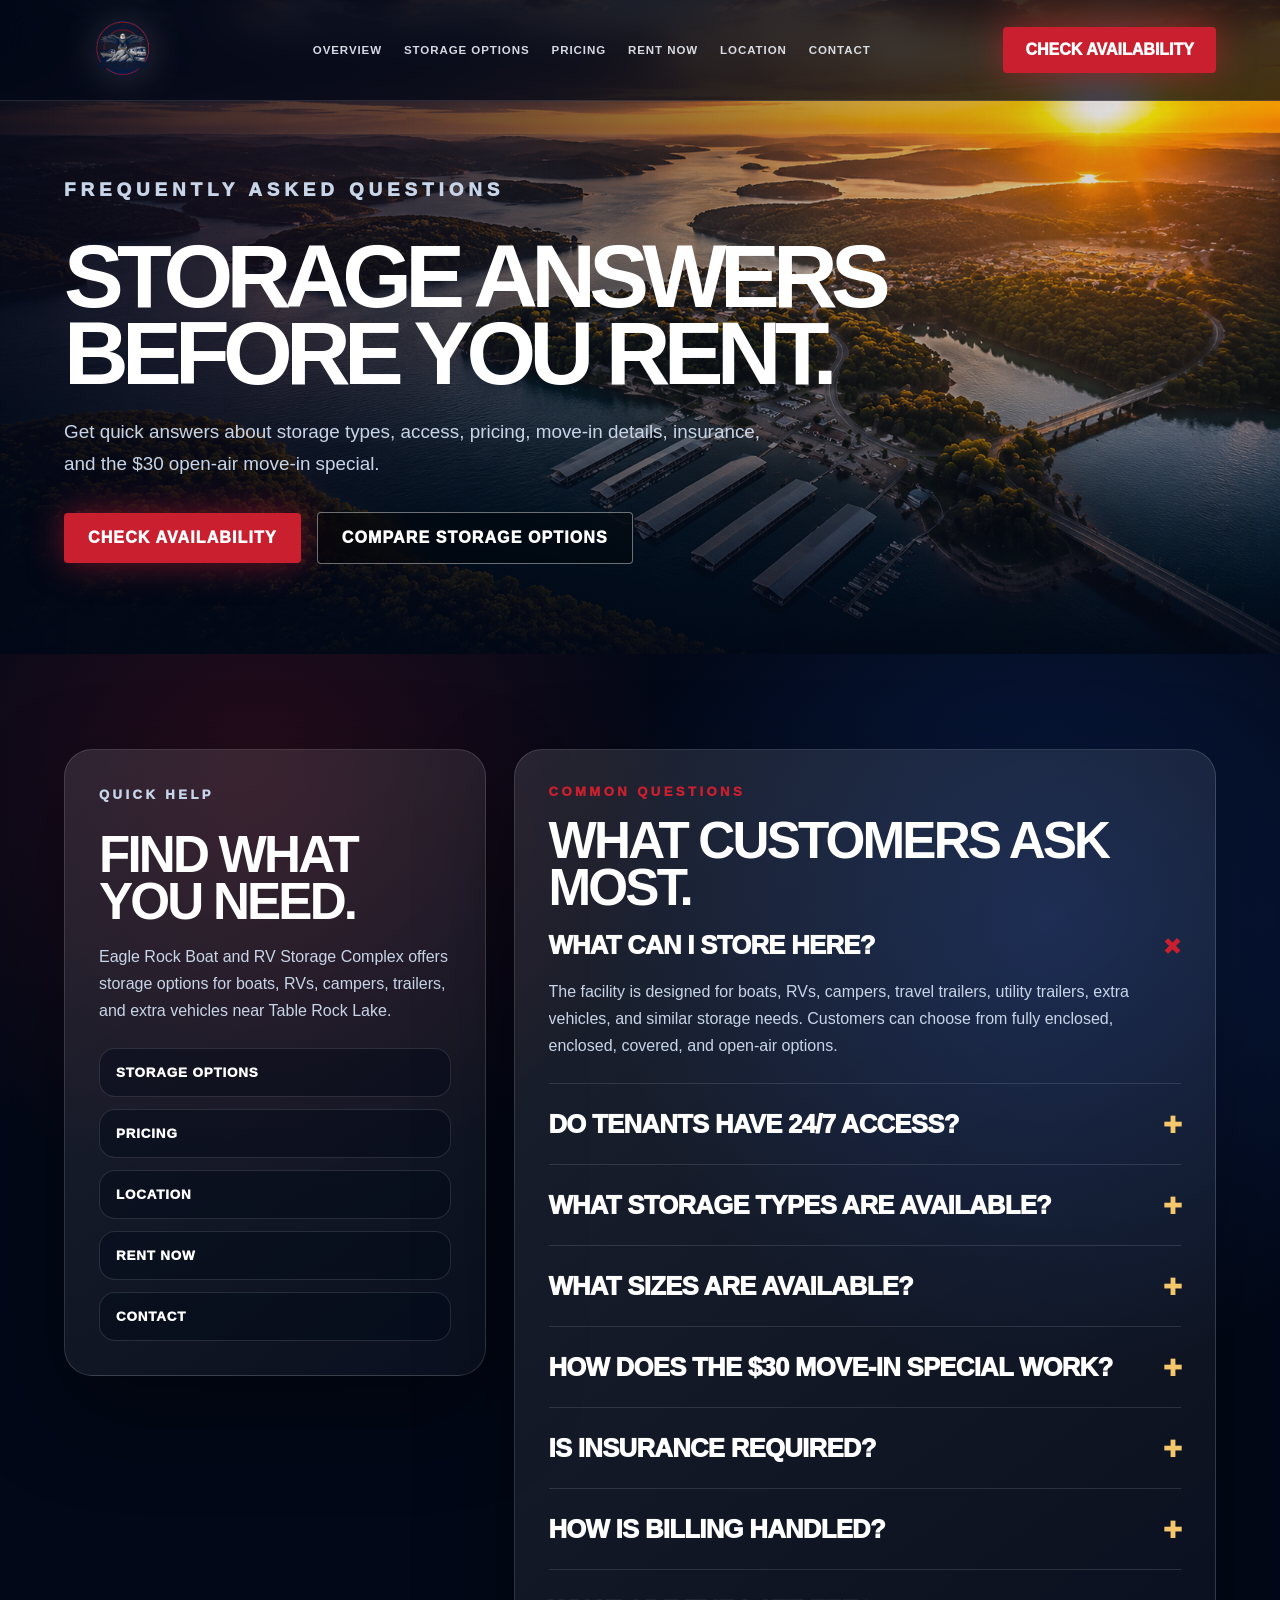
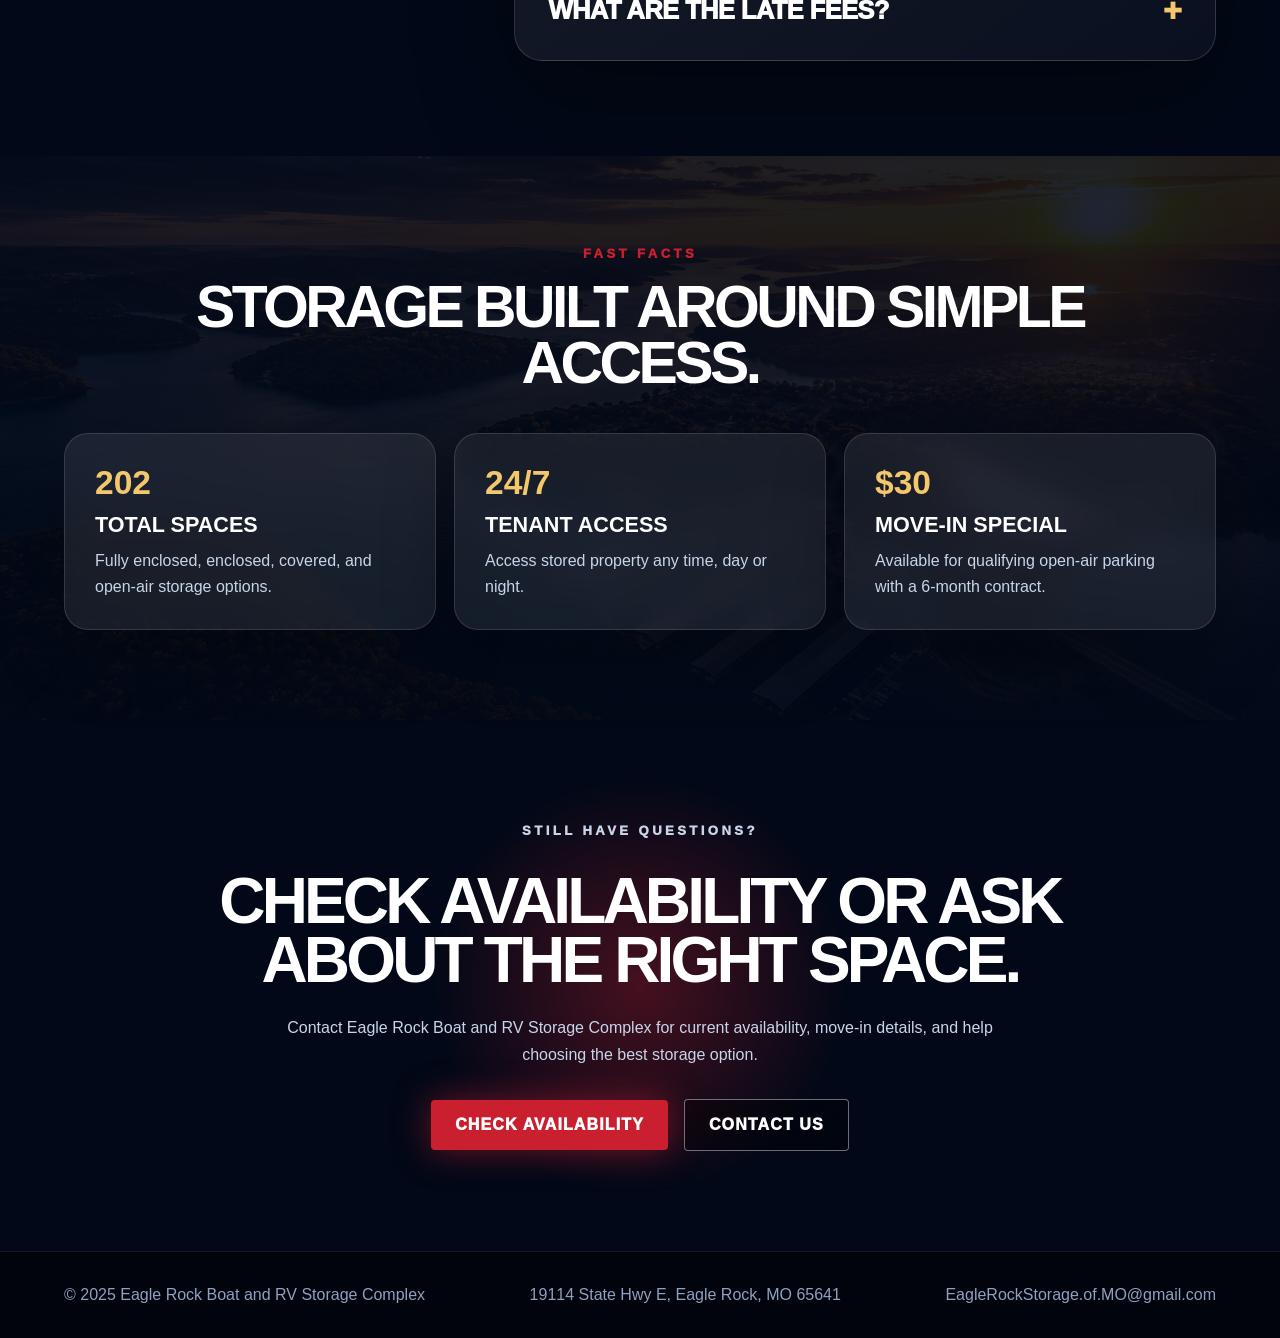
<file: faq/index.html>
<!DOCTYPE html>
<html lang="en">
<head>
  <meta charset="UTF-8" />
  <meta name="viewport" content="width=device-width, initial-scale=1.0" />

  <title>FAQ | Eagle Rock Boat & RV Storage Complex</title>
  <meta name="description" content="Frequently asked questions about boat, RV, trailer, camper, covered, enclosed, and open-air storage at Eagle Rock Boat and RV Storage Complex." />

  <link rel="stylesheet" href="../assets/css/style.css" />

  <style>
    .faq-hero {
      min-height: 72vh;
      position: relative;
      display: flex;
      align-items: center;
      padding: 150px 5vw 90px;
      overflow: hidden;
      background:
        linear-gradient(90deg, rgba(2,8,23,.98), rgba(2,8,23,.78), rgba(2,8,23,.34)),
        linear-gradient(to top, rgba(2,8,23,1), rgba(2,8,23,.18)),
        url('../assets/images/trl-hero.png') center right/cover no-repeat;
    }

    .faq-hero::after {
      content: '';
      position: absolute;
      inset: 0;
      background:
        radial-gradient(circle at 78% 24%, rgba(244,199,108,.24), transparent 32%),
        radial-gradient(circle at 18% 32%, rgba(201,31,47,.22), transparent 35%);
      pointer-events: none;
    }

    .faq-hero-content {
      position: relative;
      z-index: 2;
      max-width: 930px;
    }

    .faq-hero h1 {
      font-size: clamp(3.4rem, 7vw, 7rem);
    }

    .faq-hero p {
      max-width: 720px;
      color: var(--muted);
      font-size: 1.18rem;
      line-height: 1.7;
      margin: 24px 0 32px;
    }

    .faq-section {
      padding: 95px 5vw;
      background:
        radial-gradient(circle at 20% 12%, rgba(201,31,47,.18), transparent 30%),
        radial-gradient(circle at 82% 24%, rgba(37,99,235,.22), transparent 34%),
        var(--dark);
    }

    .faq-layout {
      display: grid;
      grid-template-columns: .75fr 1.25fr;
      gap: 28px;
      align-items: start;
    }

    .faq-sidebar,
    .faq-list {
      border-radius: 28px;
      border: 1px solid rgba(255,255,255,.14);
      background: linear-gradient(145deg, rgba(255,255,255,.11), rgba(255,255,255,.035));
      box-shadow: 0 35px 95px rgba(0,0,0,.38);
      padding: 34px;
    }

    .faq-sidebar h2,
    .faq-list h2 {
      font-size: clamp(2rem, 4vw, 3.7rem);
      line-height: .92;
      letter-spacing: -.055em;
      text-transform: uppercase;
      margin-bottom: 18px;
    }

    .faq-sidebar p {
      color: var(--muted);
      line-height: 1.7;
      margin-bottom: 24px;
    }

    .quick-links {
      display: grid;
      gap: 12px;
      margin-top: 24px;
    }

    .quick-links a {
      padding: 16px;
      border-radius: 16px;
      background: rgba(2,8,23,.42);
      border: 1px solid rgba(255,255,255,.12);
      font-weight: 950;
      text-transform: uppercase;
      letter-spacing: .06em;
      font-size: .84rem;
      transition: .25s ease;
    }

    .quick-links a:hover {
      background: rgba(201,31,47,.24);
      border-color: rgba(201,31,47,.45);
      transform: translateX(6px);
    }

    .faq-item {
      border-bottom: 1px solid rgba(255,255,255,.12);
      padding: 24px 0;
    }

    .faq-item:first-of-type {
      padding-top: 0;
    }

    .faq-item:last-child {
      border-bottom: 0;
      padding-bottom: 0;
    }

    .faq-question {
      width: 100%;
      background: none;
      border: 0;
      color: white;
      display: flex;
      justify-content: space-between;
      gap: 20px;
      align-items: center;
      text-align: left;
      cursor: pointer;
      font-size: clamp(1.2rem, 2vw, 1.65rem);
      font-weight: 950;
      text-transform: uppercase;
      letter-spacing: -.025em;
    }

    .faq-question span {
      color: var(--gold);
      font-size: 2rem;
      line-height: 1;
      transition: .25s ease;
    }

    .faq-answer {
      max-height: 0;
      overflow: hidden;
      transition: max-height .35s ease;
    }

    .faq-answer p {
      color: var(--muted);
      line-height: 1.7;
      padding-top: 16px;
      max-width: 850px;
    }

    .faq-item.active .faq-answer {
      max-height: 260px;
    }

    .faq-item.active .faq-question span {
      transform: rotate(45deg);
      color: var(--red);
    }

    .faq-highlight {
      padding: 90px 5vw;
      text-align: center;
      background:
        linear-gradient(rgba(2,8,23,.88), rgba(2,8,23,.94)),
        url('../assets/images/trl-hero.png') center/cover no-repeat;
    }

    .highlight-grid {
      display: grid;
      grid-template-columns: repeat(3, 1fr);
      gap: 18px;
      margin-top: 38px;
    }

    .highlight-card {
      padding: 30px;
      border-radius: 24px;
      background: rgba(255,255,255,.08);
      border: 1px solid rgba(255,255,255,.13);
      backdrop-filter: blur(14px);
      box-shadow: 0 25px 70px rgba(0,0,0,.28);
      text-align: left;
    }

    .highlight-card strong {
      display: block;
      color: var(--gold);
      font-size: 2.1rem;
      margin-bottom: 10px;
    }

    .highlight-card h3 {
      text-transform: uppercase;
      margin-bottom: 10px;
      font-size: 1.35rem;
    }

    .highlight-card p {
      color: var(--muted);
      line-height: 1.6;
    }

    .faq-final-cta {
      padding: 100px 5vw;
      text-align: center;
      background: radial-gradient(circle at center, rgba(201,31,47,.34), transparent 30%), #020817;
    }

    .faq-final-cta h2 {
      font-size: clamp(2.6rem, 5vw, 5.4rem);
      line-height: .92;
      text-transform: uppercase;
      letter-spacing: -.06em;
      max-width: 900px;
      margin: 0 auto 24px;
    }

    .faq-final-cta p {
      color: var(--muted);
      max-width: 720px;
      margin: 0 auto 30px;
      line-height: 1.7;
    }

    @media(max-width: 950px) {
      .faq-layout,
      .highlight-grid {
        grid-template-columns: 1fr;
      }
    }

    @media(max-width: 650px) {
      .faq-hero {
        padding: 130px 5vw 80px;
      }

      .faq-sidebar,
      .faq-list {
        padding: 26px;
      }
    }
  </style>
</head>

<body>
  <div class="preloader">
    <img src="../assets/images/ersofmo-logo.png" alt="Eagle Rock Storage Logo">
  </div>

  <header class="site-header">
    <a href="../" class="brand">
      <img src="../assets/images/ersofmo-logo.png" alt="Eagle Rock Boat and RV Storage Complex">
    </a>

    <nav class="nav-links">
      <a href="../#overview">Overview</a>
      <a href="../storage-units/">Storage Options</a>
      <a href="../pricing/">Pricing</a>
      <a href="../rent-now/">Rent Now</a>
      <a href="../location/">Location</a>
      <a href="../contact/">Contact</a>
    </nav>

    <a href="../rent-now/" class="header-cta">Check Availability</a>
  </header>

  <main>
    <section class="faq-hero">
      <div class="faq-hero-content reveal">
        <p class="eyebrow">Frequently Asked Questions</p>
        <h1>Storage answers before you rent.</h1>
        <p>
          Get quick answers about storage types, access, pricing, move-in details,
          insurance, and the $30 open-air move-in special.
        </p>

        <div class="hero-actions">
          <a href="../rent-now/" class="btn btn-red">Check Availability</a>
          <a href="../storage-units/" class="btn btn-glass">Compare Storage Options</a>
        </div>
      </div>
    </section>

    <section class="faq-section">
      <div class="faq-layout">
        <aside class="faq-sidebar reveal">
          <p class="eyebrow">Quick Help</p>
          <h2>Find what you need.</h2>
          <p>
            Eagle Rock Boat and RV Storage Complex offers storage options for boats,
            RVs, campers, trailers, and extra vehicles near Table Rock Lake.
          </p>

          <div class="quick-links">
            <a href="../storage-units/">Storage Options</a>
            <a href="../pricing/">Pricing</a>
            <a href="../location/">Location</a>
            <a href="../rent-now/">Rent Now</a>
            <a href="../contact/">Contact</a>
          </div>
        </aside>

        <section class="faq-list reveal">
          <p class="eyebrow">Common Questions</p>
          <h2>What customers ask most.</h2>

          <div class="faq-item active">
            <button class="faq-question">
              What can I store here?
              <span>+</span>
            </button>
            <div class="faq-answer">
              <p>
                The facility is designed for boats, RVs, campers, travel trailers,
                utility trailers, extra vehicles, and similar storage needs. Customers
                can choose from fully enclosed, enclosed, covered, and open-air options.
              </p>
            </div>
          </div>

          <div class="faq-item">
            <button class="faq-question">
              Do tenants have 24/7 access?
              <span>+</span>
            </button>
            <div class="faq-answer">
              <p>
                Yes. Tenants have access 24 hours a day, 7 days a week. Business support
                hours are Monday through Friday from 9:00 AM to 5:00 PM.
              </p>
            </div>
          </div>

          <div class="faq-item">
            <button class="faq-question">
              What storage types are available?
              <span>+</span>
            </button>
            <div class="faq-answer">
              <p>
                Storage options include fully enclosed units, enclosed units, covered
                spaces, and open-air parking. Fully enclosed and enclosed units have
                10' wide and 14' tall doorways.
              </p>
            </div>
          </div>

          <div class="faq-item">
            <button class="faq-question">
              What sizes are available?
              <span>+</span>
            </button>
            <div class="faq-answer">
              <p>
                Fully enclosed and enclosed units are available in 14' x 30' and
                14' x 40'. Covered spaces are 12' x 30'. Open-air spaces are 12'
                wide with 20', 30', 40', and 60' depth options.
              </p>
            </div>
          </div>

          <div class="faq-item">
            <button class="faq-question">
              How does the $30 move-in special work?
              <span>+</span>
            </button>
            <div class="faq-answer">
              <p>
                The $30 move-in special applies to qualifying open-air parking when
                secured with a 6-month contract. Standard monthly rates still apply
                after the move-in special.
              </p>
            </div>
          </div>

          <div class="faq-item">
            <button class="faq-question">
              Is insurance required?
              <span>+</span>
            </button>
            <div class="faq-answer">
              <p>
                Yes. Tenants must carry insurance on stored vehicles and property.
                Final insurance language will be provided in the rental documents.
              </p>
            </div>
          </div>

          <div class="faq-item">
            <button class="faq-question">
              How is billing handled?
              <span>+</span>
            </button>
            <div class="faq-answer">
              <p>
                Billing is monthly. Move-in requires 3 months paid in advance. Customers
                who pay cash one year in advance receive a 10% discount.
              </p>
            </div>
          </div>

          <div class="faq-item">
            <button class="faq-question">
              What are the late fees?
              <span>+</span>
            </button>
            <div class="faq-answer">
              <p>
                Late fees are $5 on the first day late, then $2 for each following day
                until the account is brought current.
              </p>
            </div>
          </div>
        </section>
      </div>
    </section>

    <section class="faq-highlight">
      <div class="section-heading reveal">
        <p class="eyebrow">Fast Facts</p>
        <h2>Storage built around simple access.</h2>
      </div>

      <div class="highlight-grid">
        <div class="highlight-card reveal">
          <strong>202</strong>
          <h3>Total Spaces</h3>
          <p>Fully enclosed, enclosed, covered, and open-air storage options.</p>
        </div>

        <div class="highlight-card reveal">
          <strong>24/7</strong>
          <h3>Tenant Access</h3>
          <p>Access stored property any time, day or night.</p>
        </div>

        <div class="highlight-card reveal">
          <strong>$30</strong>
          <h3>Move-In Special</h3>
          <p>Available for qualifying open-air parking with a 6-month contract.</p>
        </div>
      </div>
    </section>

    <section class="faq-final-cta">
      <div class="reveal">
        <p class="eyebrow">Still Have Questions?</p>
        <h2>Check availability or ask about the right space.</h2>
        <p>
          Contact Eagle Rock Boat and RV Storage Complex for current availability,
          move-in details, and help choosing the best storage option.
        </p>

        <div class="hero-actions" style="justify-content:center;">
          <a href="../rent-now/" class="btn btn-red">Check Availability</a>
          <a href="../contact/" class="btn btn-glass">Contact Us</a>
        </div>
      </div>
    </section>
  </main>

  <footer>
    <p>© 2025 Eagle Rock Boat and RV Storage Complex</p>
    <p>19114 State Hwy E, Eagle Rock, MO 65641</p>
    <p><a href="mailto:EagleRockStorage.of.MO@gmail.com">EagleRockStorage.of.MO@gmail.com</a></p>
  </footer>

  <script src="../assets/js/main.js"></script>

  <script>
    const faqItems = document.querySelectorAll('.faq-item');

    faqItems.forEach(item => {
      const button = item.querySelector('.faq-question');

      button.addEventListener('click', () => {
        faqItems.forEach(otherItem => {
          if (otherItem !== item) {
            otherItem.classList.remove('active');
          }
        });

        item.classList.toggle('active');
      });
    });
  </script>
</body>
</html>
</file>
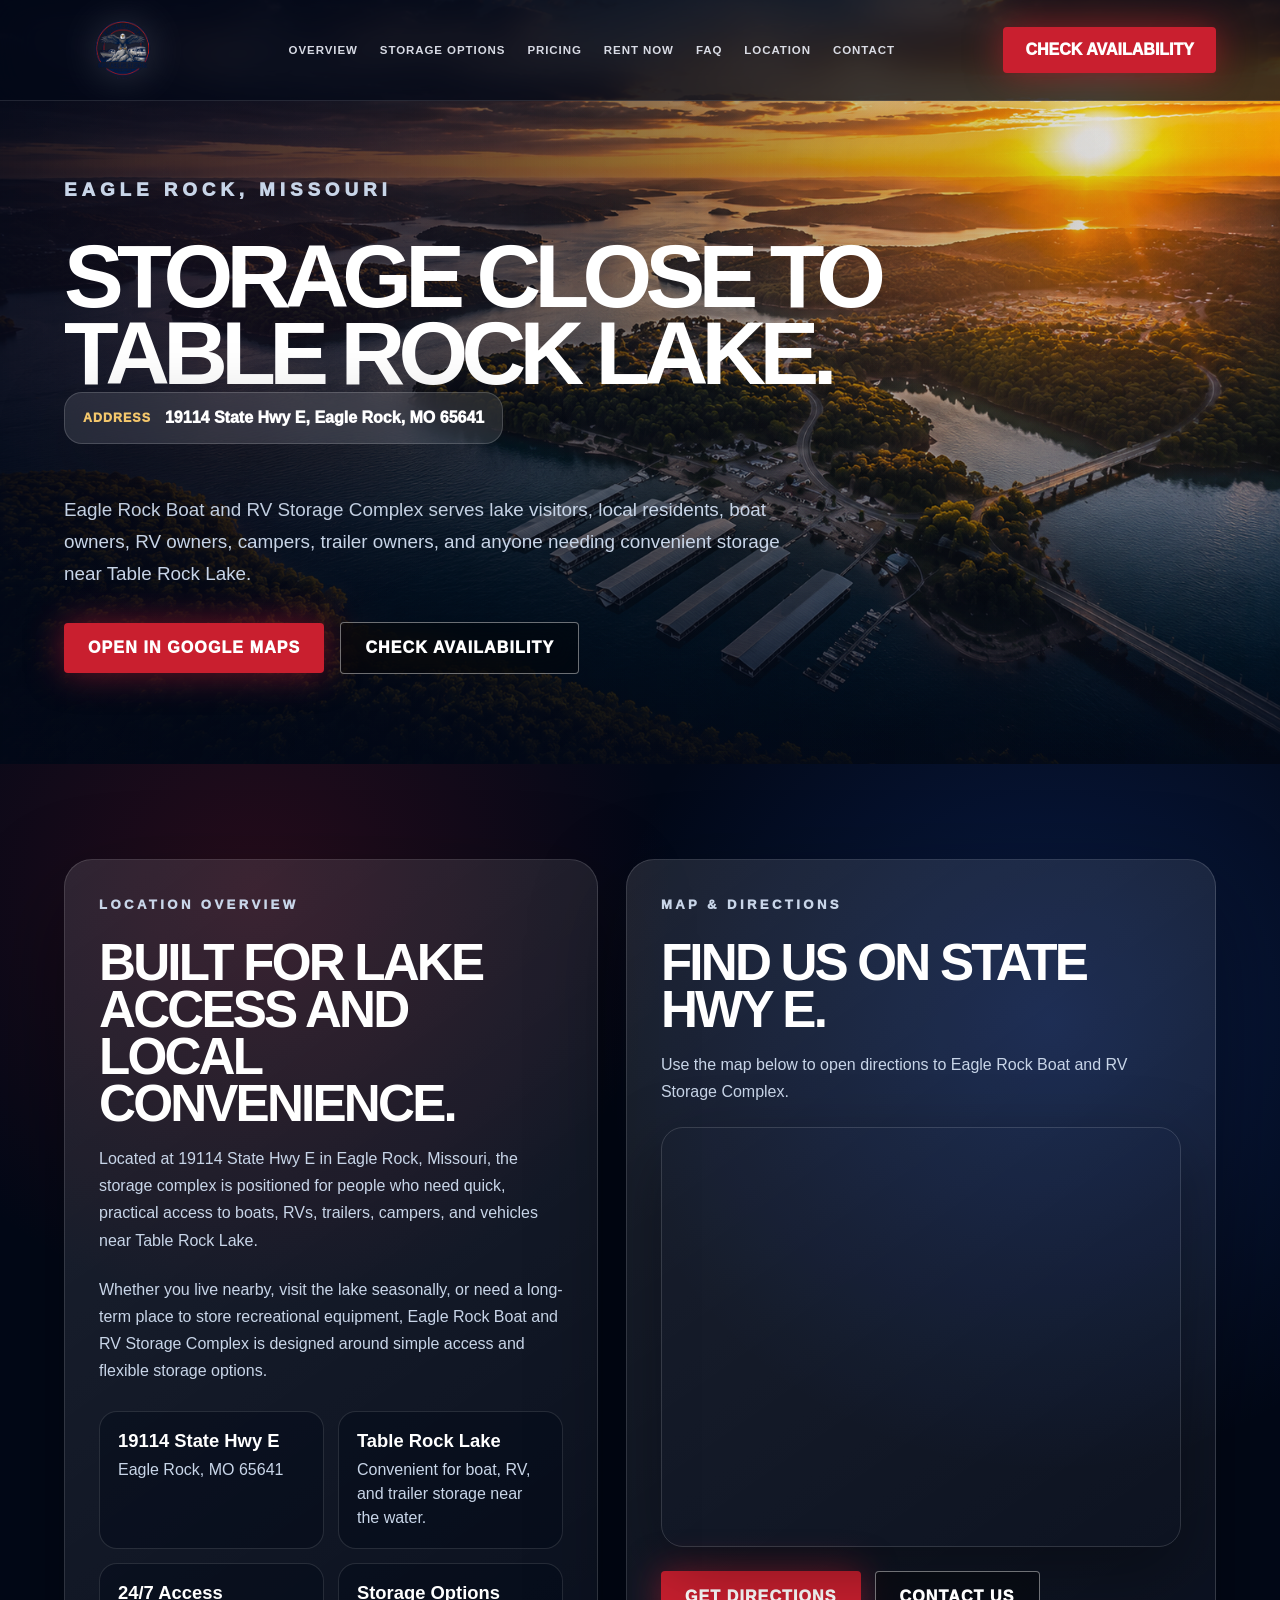
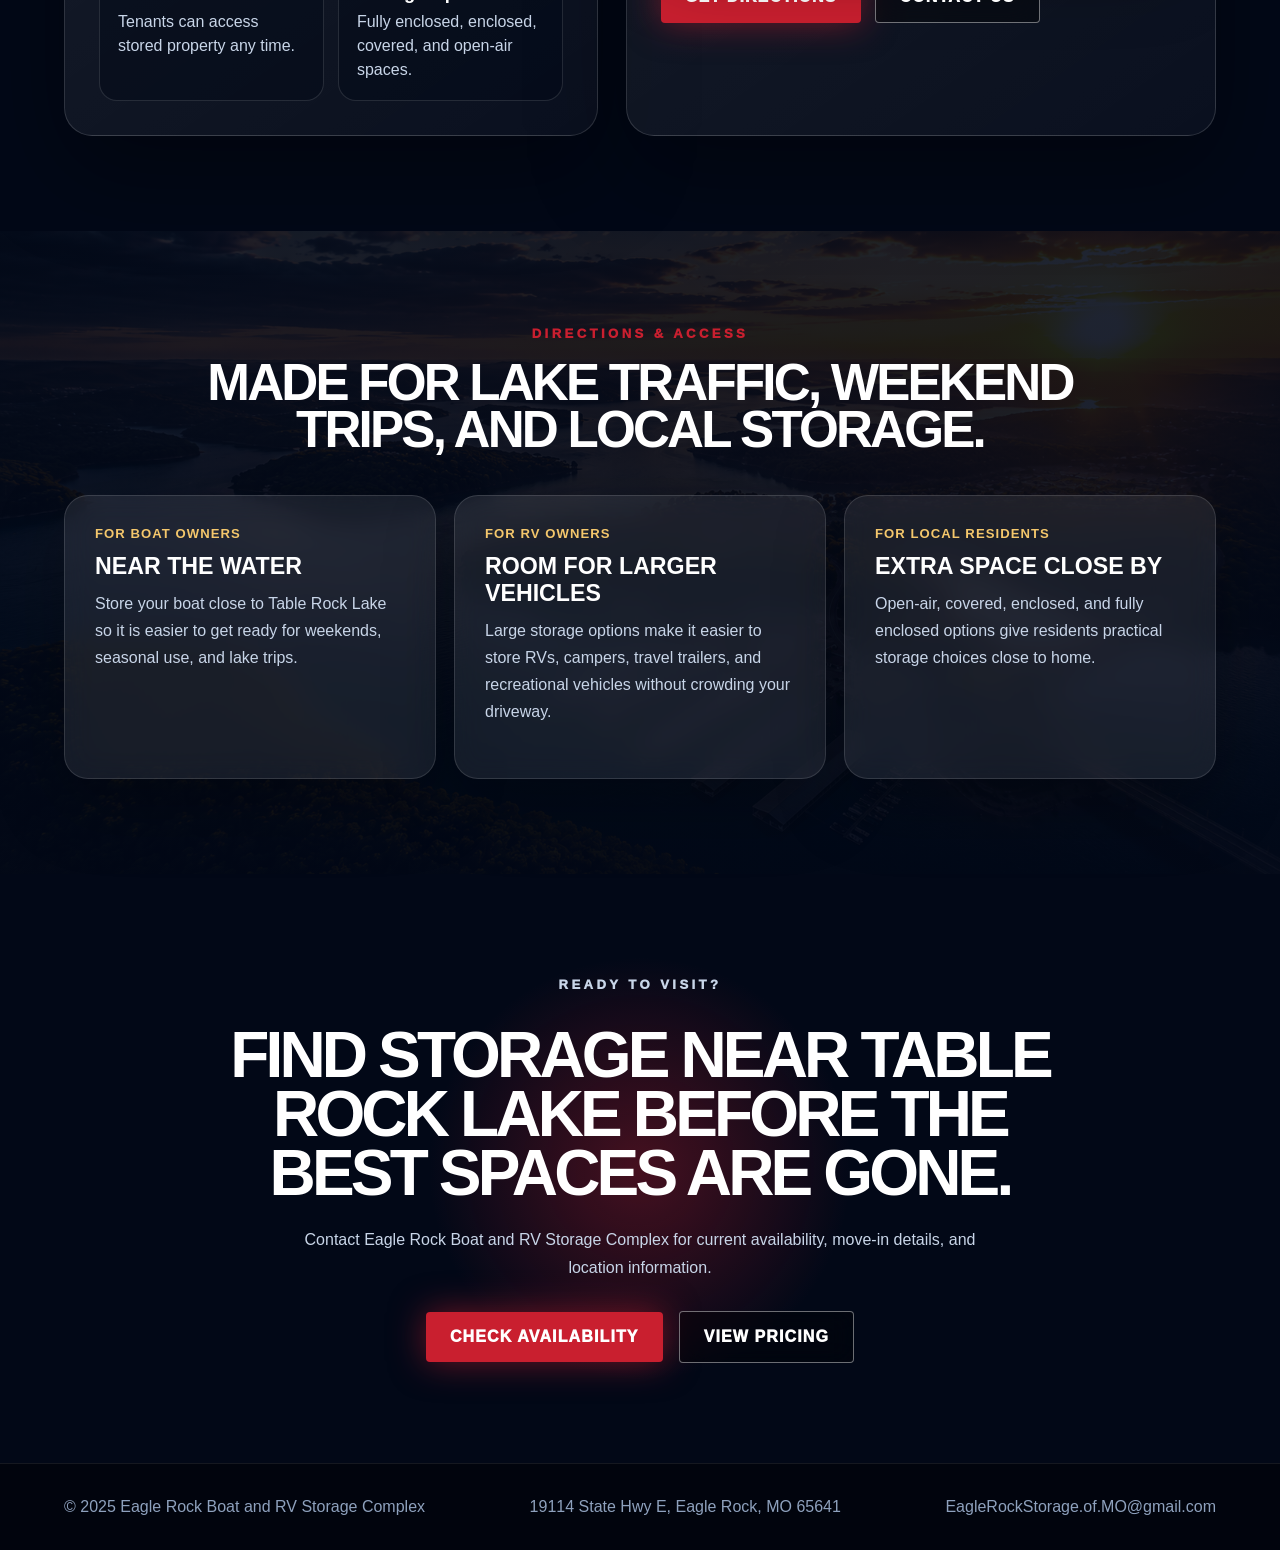
<file: location/index.html>
<!DOCTYPE html>
<html lang="en">
<head>
  <meta charset="UTF-8" />
  <meta name="viewport" content="width=device-width, initial-scale=1.0" />

  <title>Location | Eagle Rock Boat & RV Storage Complex</title>
  <meta name="description" content="Eagle Rock Boat and RV Storage Complex is located at 19114 State Hwy E, Eagle Rock, MO 65641 near Table Rock Lake." />

  <link rel="stylesheet" href="../assets/css/style.css" />

  <style>
    .location-hero {
      min-height: 72vh;
      position: relative;
      display: flex;
      align-items: center;
      padding: 150px 5vw 90px;
      overflow: hidden;
      background:
        linear-gradient(90deg, rgba(2,8,23,.98), rgba(2,8,23,.78), rgba(2,8,23,.34)),
        linear-gradient(to top, rgba(2,8,23,1), rgba(2,8,23,.18)),
        url('../assets/images/trl-hero.png') center right/cover no-repeat;
    }

    .location-hero::after {
      content: '';
      position: absolute;
      inset: 0;
      background:
        radial-gradient(circle at 78% 24%, rgba(244,199,108,.24), transparent 32%),
        radial-gradient(circle at 18% 32%, rgba(201,31,47,.22), transparent 35%);
      pointer-events: none;
    }

    .location-hero-content {
      position: relative;
      z-index: 2;
      max-width: 930px;
    }

    .location-hero h1 {
      font-size: clamp(3.4rem, 7vw, 7rem);
    }

    .location-hero p {
      max-width: 720px;
      color: var(--muted);
      font-size: 1.18rem;
      line-height: 1.7;
      margin: 24px 0 32px;
    }

    .address-card {
      display: inline-flex;
      flex-wrap: wrap;
      align-items: center;
      gap: 14px;
      padding: 16px 18px;
      border-radius: 18px;
      background: rgba(255,255,255,.1);
      border: 1px solid rgba(255,255,255,.16);
      backdrop-filter: blur(14px);
      color: white;
      font-weight: 950;
      box-shadow: 0 25px 70px rgba(0,0,0,.28);
      margin-bottom: 26px;
    }

    .address-card span {
      color: var(--gold);
      text-transform: uppercase;
      letter-spacing: .08em;
      font-size: .78rem;
    }

    .location-section {
      padding: 95px 5vw;
      background:
        radial-gradient(circle at 20% 12%, rgba(201,31,47,.18), transparent 30%),
        radial-gradient(circle at 82% 24%, rgba(37,99,235,.22), transparent 34%),
        var(--dark);
    }

    .location-layout {
      display: grid;
      grid-template-columns: .95fr 1.05fr;
      gap: 28px;
      align-items: stretch;
    }

    .location-panel,
    .map-panel {
      border-radius: 28px;
      border: 1px solid rgba(255,255,255,.14);
      background: linear-gradient(145deg, rgba(255,255,255,.11), rgba(255,255,255,.035));
      box-shadow: 0 35px 95px rgba(0,0,0,.38);
      padding: 34px;
      overflow: hidden;
    }

    .location-panel h2,
    .map-panel h2,
    .directions-section h2 {
      font-size: clamp(2rem, 4vw, 3.7rem);
      line-height: .92;
      letter-spacing: -.055em;
      text-transform: uppercase;
      margin-bottom: 18px;
    }

    .location-panel p,
    .map-panel p,
    .direction-card p {
      color: var(--muted);
      line-height: 1.7;
      margin-bottom: 22px;
    }

    .location-badges {
      display: grid;
      grid-template-columns: repeat(2, 1fr);
      gap: 14px;
      margin-top: 26px;
    }

    .location-badge {
      padding: 18px;
      border-radius: 18px;
      background: rgba(2,8,23,.42);
      border: 1px solid rgba(255,255,255,.12);
    }

    .location-badge strong {
      display: block;
      color: white;
      font-size: 1.15rem;
      margin-bottom: 6px;
    }

    .location-badge span {
      color: var(--muted);
      line-height: 1.5;
    }

    .map-frame {
      width: 100%;
      min-height: 420px;
      border: 0;
      border-radius: 22px;
      overflow: hidden;
      filter: grayscale(.15) contrast(1.05) saturate(.95);
      box-shadow: 0 25px 70px rgba(0,0,0,.35);
      border: 1px solid rgba(255,255,255,.14);
    }

    .map-actions {
      display: flex;
      flex-wrap: wrap;
      gap: 14px;
      margin-top: 20px;
    }

    .directions-section {
      padding: 95px 5vw;
      background:
        linear-gradient(rgba(2,8,23,.88), rgba(2,8,23,.94)),
        url('../assets/images/trl-hero.png') center/cover no-repeat;
    }

    .directions-grid {
      display: grid;
      grid-template-columns: repeat(3, 1fr);
      gap: 18px;
      margin-top: 38px;
    }

    .direction-card {
      padding: 30px;
      border-radius: 24px;
      background: rgba(255,255,255,.08);
      border: 1px solid rgba(255,255,255,.13);
      backdrop-filter: blur(14px);
      box-shadow: 0 25px 70px rgba(0,0,0,.28);
    }

    .direction-card strong {
      display: block;
      color: var(--gold);
      text-transform: uppercase;
      letter-spacing: .08em;
      font-size: .82rem;
      margin-bottom: 12px;
    }

    .direction-card h3 {
      text-transform: uppercase;
      margin-bottom: 10px;
      font-size: 1.45rem;
    }

    .location-final-cta {
      padding: 100px 5vw;
      text-align: center;
      background: radial-gradient(circle at center, rgba(201,31,47,.34), transparent 30%), #020817;
    }

    .location-final-cta h2 {
      font-size: clamp(2.6rem, 5vw, 5.4rem);
      line-height: .92;
      text-transform: uppercase;
      letter-spacing: -.06em;
      max-width: 900px;
      margin: 0 auto 24px;
    }

    .location-final-cta p {
      color: var(--muted);
      max-width: 720px;
      margin: 0 auto 30px;
      line-height: 1.7;
    }

    @media(max-width: 950px) {
      .location-layout,
      .directions-grid {
        grid-template-columns: 1fr;
      }
    }

    @media(max-width: 650px) {
      .location-hero {
        padding: 130px 5vw 80px;
      }

      .location-badges {
        grid-template-columns: 1fr;
      }

      .map-frame {
        min-height: 340px;
      }
    }
  </style>
</head>

<body>
  <div class="preloader">
    <img src="../assets/images/ersofmo-logo.png" alt="Eagle Rock Storage Logo">
  </div>

  <header class="site-header">
    <a href="../" class="brand">
      <img src="../assets/images/ersofmo-logo.png" alt="Eagle Rock Boat and RV Storage Complex">
    </a>

    <nav class="nav-links">
  <a href="../#overview">Overview</a>
  <a href="../storage-units/">Storage Options</a>
  <a href="../pricing/">Pricing</a>
  <a href="../rent-now/">Rent Now</a>
  <a href="../faq/">FAQ</a>
  <a href="../location/">Location</a>
  <a href="../contact/">Contact</a>
</nav>

    <a href="../contact/" class="header-cta">Check Availability</a>
  </header>

  <main>
    <section class="location-hero">
      <div class="location-hero-content reveal">
        <p class="eyebrow">Eagle Rock, Missouri</p>
        <h1>Storage close to Table Rock Lake.</h1>

        <div class="address-card">
          <span>Address</span>
          19114 State Hwy E, Eagle Rock, MO 65641
        </div>

        <p>
          Eagle Rock Boat and RV Storage Complex serves lake visitors, local residents,
          boat owners, RV owners, campers, trailer owners, and anyone needing convenient
          storage near Table Rock Lake.
        </p>

        <div class="hero-actions">
          <a href="https://www.google.com/maps/search/?api=1&query=19114%20State%20Hwy%20E%2C%20Eagle%20Rock%2C%20MO%2065641" class="btn btn-red" target="_blank" rel="noopener">
            Open In Google Maps
          </a>
          <a href="../contact/" class="btn btn-glass">Check Availability</a>
        </div>
      </div>
    </section>

    <section class="location-section">
      <div class="location-layout">
        <div class="location-panel reveal">
          <p class="eyebrow">Location Overview</p>
          <h2>Built for lake access and local convenience.</h2>
          <p>
            Located at 19114 State Hwy E in Eagle Rock, Missouri, the storage complex is positioned for people
            who need quick, practical access to boats, RVs, trailers, campers, and vehicles
            near Table Rock Lake.
          </p>
          <p>
            Whether you live nearby, visit the lake seasonally, or need a long-term place
            to store recreational equipment, Eagle Rock Boat and RV Storage Complex is
            designed around simple access and flexible storage options.
          </p>

          <div class="location-badges">
            <div class="location-badge">
              <strong>19114 State Hwy E</strong>
              <span>Eagle Rock, MO 65641</span>
            </div>

            <div class="location-badge">
              <strong>Table Rock Lake</strong>
              <span>Convenient for boat, RV, and trailer storage near the water.</span>
            </div>

            <div class="location-badge">
              <strong>24/7 Access</strong>
              <span>Tenants can access stored property any time.</span>
            </div>

            <div class="location-badge">
              <strong>Storage Options</strong>
              <span>Fully enclosed, enclosed, covered, and open-air spaces.</span>
            </div>
          </div>
        </div>

        <div class="map-panel reveal">
          <p class="eyebrow">Map & Directions</p>
          <h2>Find us on State Hwy E.</h2>
          <p>
            Use the map below to open directions to Eagle Rock Boat and RV Storage Complex.
          </p>

          <iframe
            class="map-frame"
            loading="lazy"
            allowfullscreen
            referrerpolicy="no-referrer-when-downgrade"
            src="https://www.google.com/maps?q=19114%20State%20Hwy%20E%2C%20Eagle%20Rock%2C%20MO%2065641&output=embed">
          </iframe>

          <div class="map-actions">
            <a href="https://www.google.com/maps/search/?api=1&query=19114%20State%20Hwy%20E%2C%20Eagle%20Rock%2C%20MO%2065641" class="btn btn-red" target="_blank" rel="noopener">
              Get Directions
            </a>
            <a href="../contact/" class="btn btn-glass">Contact Us</a>
          </div>
        </div>
      </div>
    </section>

    <section class="directions-section">
      <div class="section-heading reveal">
        <p class="eyebrow">Directions & Access</p>
        <h2>Made for lake traffic, weekend trips, and local storage.</h2>
      </div>

      <div class="directions-grid">
        <div class="direction-card reveal">
          <strong>For Boat Owners</strong>
          <h3>Near the water</h3>
          <p>
            Store your boat close to Table Rock Lake so it is easier to get ready for weekends,
            seasonal use, and lake trips.
          </p>
        </div>

        <div class="direction-card reveal">
          <strong>For RV Owners</strong>
          <h3>Room for larger vehicles</h3>
          <p>
            Large storage options make it easier to store RVs, campers, travel trailers,
            and recreational vehicles without crowding your driveway.
          </p>
        </div>

        <div class="direction-card reveal">
          <strong>For Local Residents</strong>
          <h3>Extra space close by</h3>
          <p>
            Open-air, covered, enclosed, and fully enclosed options give residents practical
            storage choices close to home.
          </p>
        </div>
      </div>
    </section>

    <section class="location-final-cta">
      <div class="reveal">
        <p class="eyebrow">Ready To Visit?</p>
        <h2>Find storage near Table Rock Lake before the best spaces are gone.</h2>
        <p>
          Contact Eagle Rock Boat and RV Storage Complex for current availability,
          move-in details, and location information.
        </p>

        <div class="hero-actions" style="justify-content:center;">
          <a href="../contact/" class="btn btn-red">Check Availability</a>
          <a href="../pricing/" class="btn btn-glass">View Pricing</a>
        </div>
      </div>
    </section>
  </main>

  <footer>
    <p>© 2025 Eagle Rock Boat and RV Storage Complex</p>
    <p>19114 State Hwy E, Eagle Rock, MO 65641</p>
    <p><a href="mailto:EagleRockStorage.of.MO@gmail.com">EagleRockStorage.of.MO@gmail.com</a></p>
  </footer>

  <script src="../assets/js/main.js"></script>
</body>
</html>
</file>
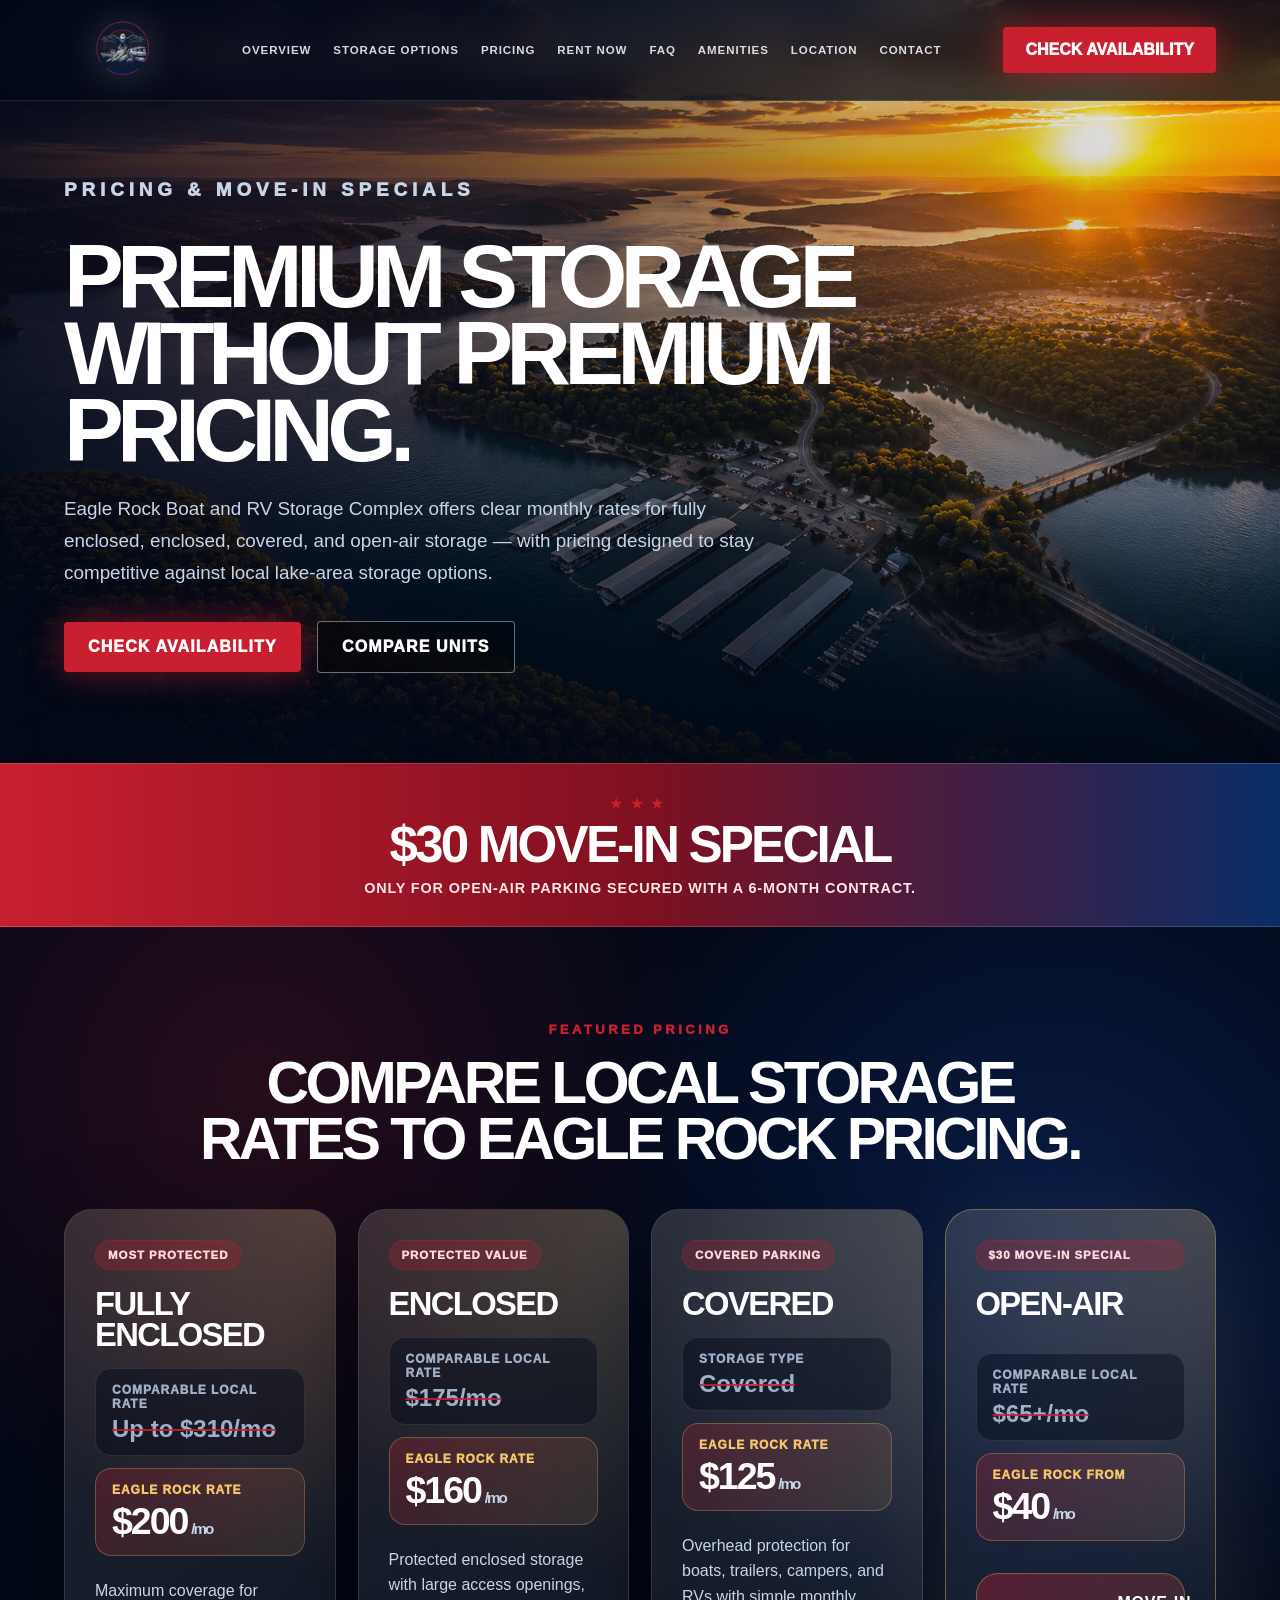
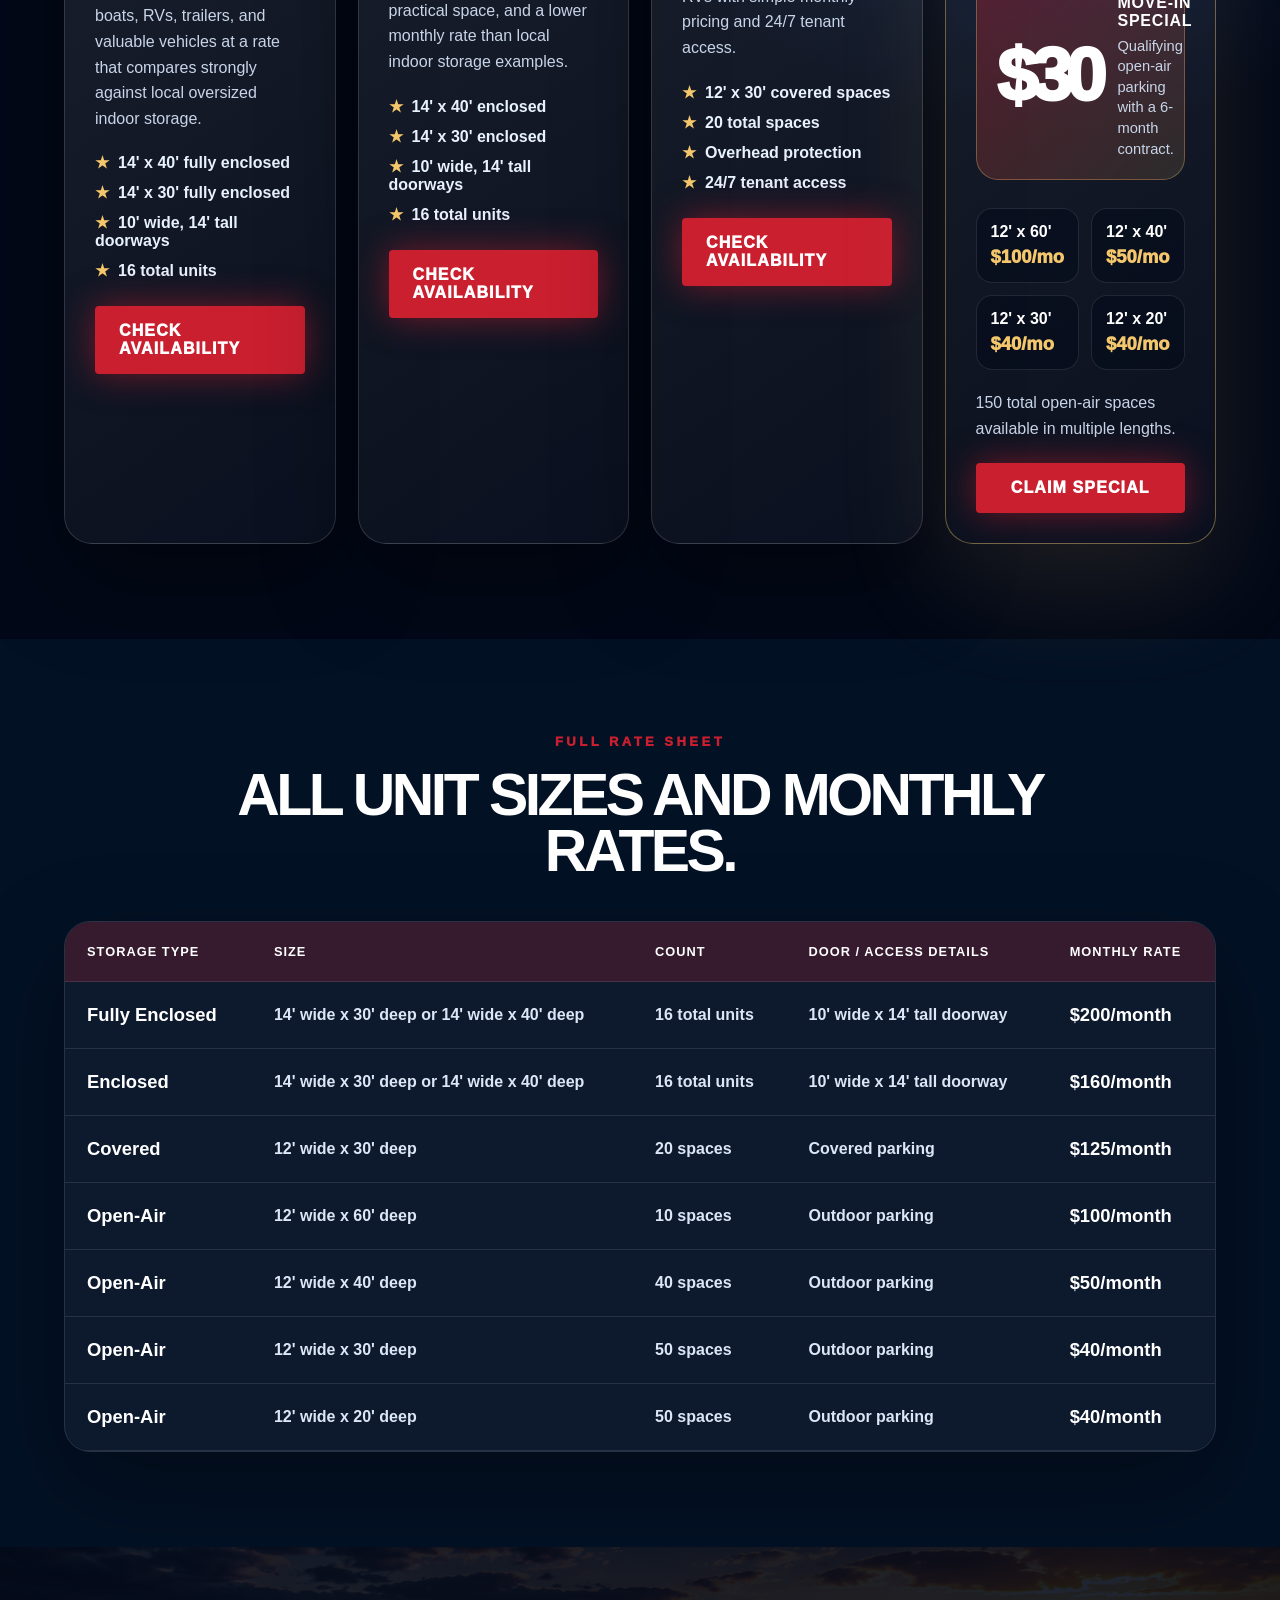
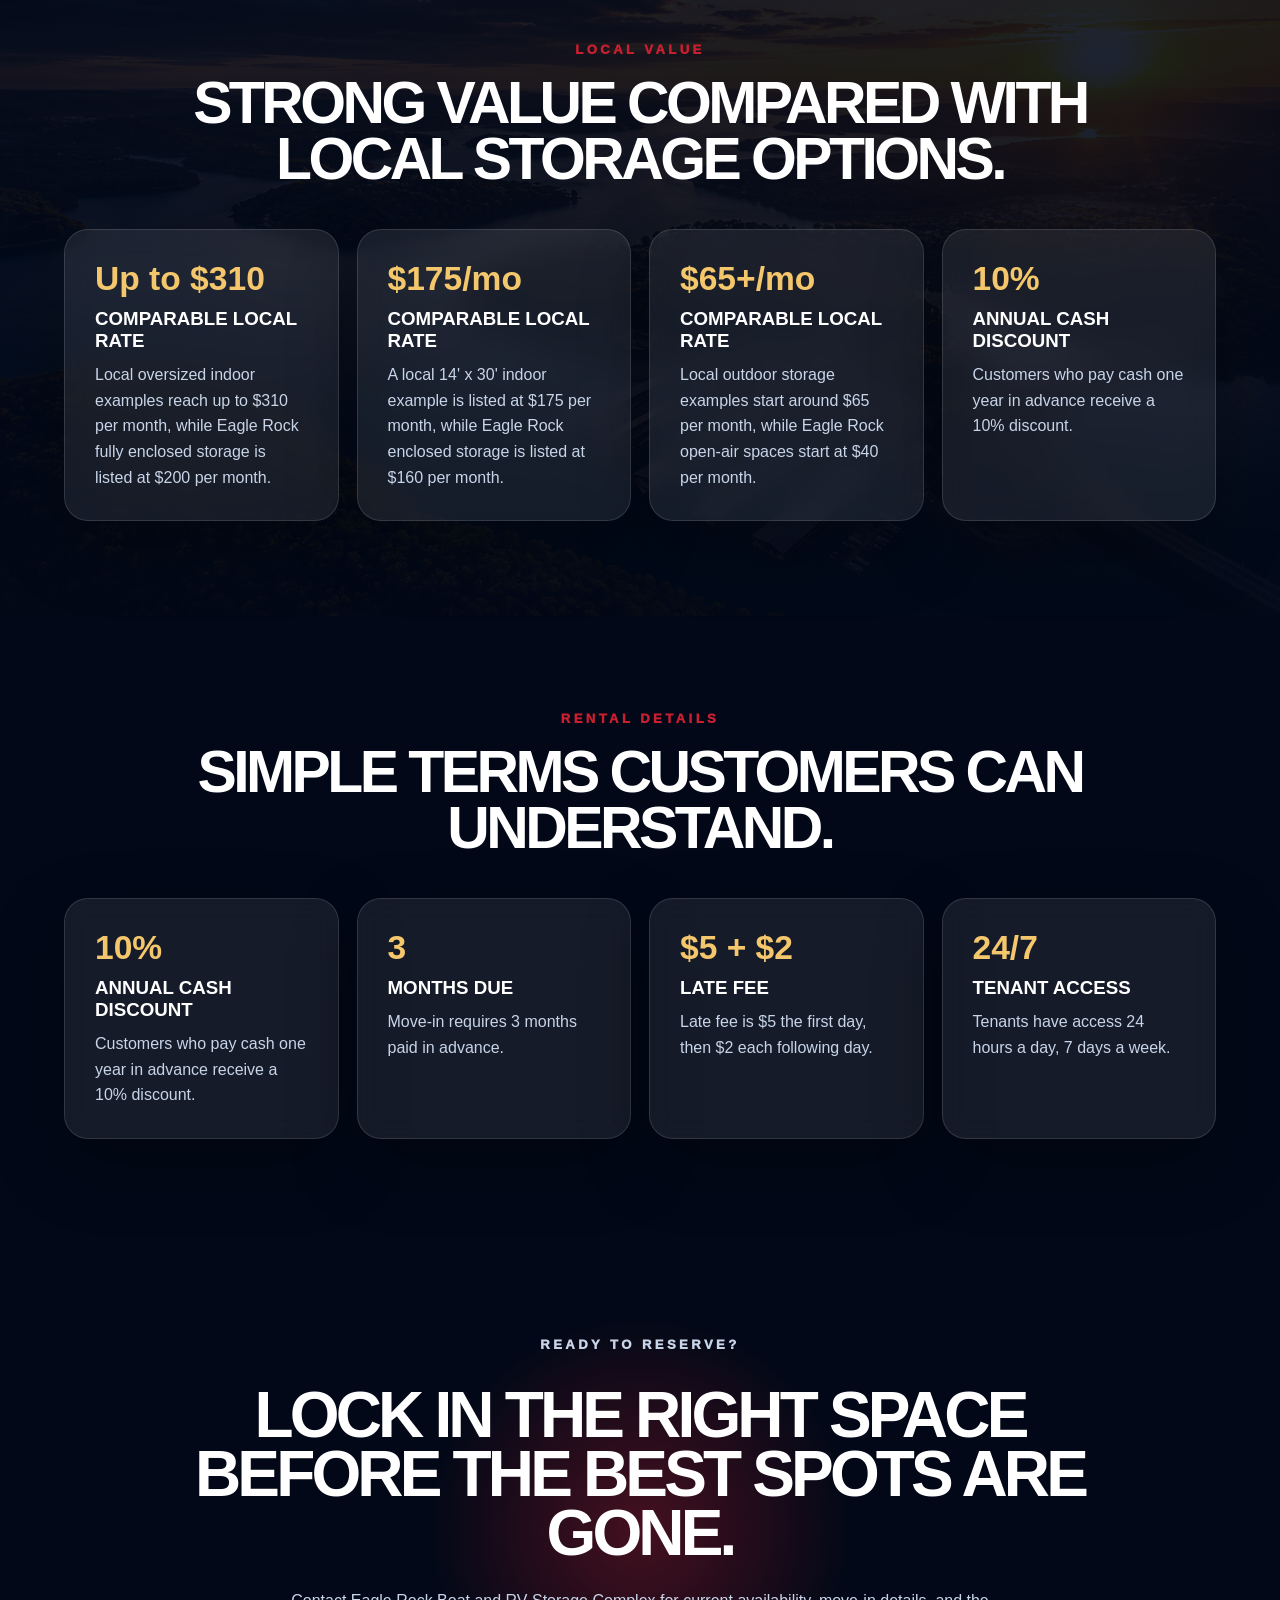
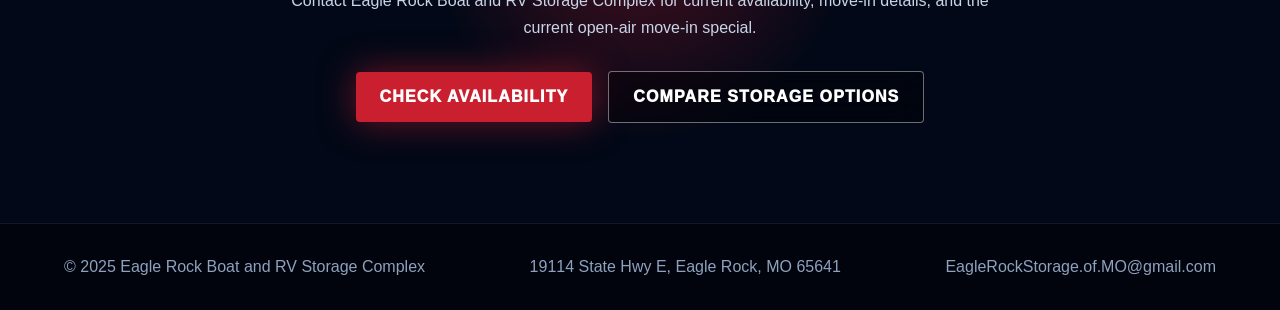
<file: pricing/index.html>
<!DOCTYPE html>
<html lang="en">
<head>
  <meta charset="UTF-8" />
  <meta name="viewport" content="width=device-width, initial-scale=1.0" />

  <title>Pricing | Eagle Rock Boat & RV Storage Complex</title>
  <meta
    name="description"
    content="View clear boat, RV, trailer, camper, covered, enclosed, and open-air storage pricing at Eagle Rock Boat and RV Storage Complex in Eagle Rock, Missouri."
  />

  <link rel="stylesheet" href="../assets/css/style.css" />

  <style>
    .pricing-hero {
      min-height: 72vh;
      position: relative;
      display: flex;
      align-items: center;
      padding: 150px 5vw 90px;
      overflow: hidden;
      background:
        linear-gradient(90deg, rgba(2,8,23,.98), rgba(2,8,23,.78), rgba(2,8,23,.34)),
        linear-gradient(to top, rgba(2,8,23,1), rgba(2,8,23,.18)),
        url('../assets/images/trl-hero.png') center right/cover no-repeat;
    }

    .pricing-hero::after {
      content: '';
      position: absolute;
      inset: 0;
      background:
        radial-gradient(circle at 78% 24%, rgba(244,199,108,.24), transparent 32%),
        radial-gradient(circle at 20% 30%, rgba(201,31,47,.22), transparent 35%);
      pointer-events: none;
    }

    .pricing-hero-content {
      position: relative;
      z-index: 2;
      max-width: 930px;
    }

    .pricing-hero h1 {
      font-size: clamp(3.4rem, 7vw, 7rem);
    }

    .pricing-hero p {
      max-width: 720px;
      color: var(--muted);
      font-size: 1.18rem;
      line-height: 1.7;
      margin: 24px 0 32px;
    }

    .special-bar {
      padding: 30px 5vw;
      text-align: center;
      background: linear-gradient(90deg, var(--red), #7f1020, var(--blue));
      border-top: 1px solid rgba(255,255,255,.16);
      border-bottom: 1px solid rgba(255,255,255,.16);
      box-shadow: 0 25px 80px rgba(201,31,47,.25);
    }

    .special-bar h2 {
      font-size: clamp(2.2rem, 4vw, 4.8rem);
      line-height: .95;
      text-transform: uppercase;
      letter-spacing: -.055em;
    }

    .special-bar p {
      color: #ffe6e8;
      margin-top: 10px;
      font-weight: 800;
      text-transform: uppercase;
      letter-spacing: .06em;
      font-size: .9rem;
    }

    .pricing-section {
      padding: 95px 5vw;
      background:
        radial-gradient(circle at 20% 12%, rgba(201,31,47,.18), transparent 30%),
        radial-gradient(circle at 82% 24%, rgba(37,99,235,.22), transparent 34%),
        var(--dark);
    }

    .pricing-grid {
      display: grid;
      grid-template-columns: repeat(4, 1fr);
      gap: 22px;
      margin-top: 42px;
    }

    .price-card {
      position: relative;
      overflow: hidden;
      border-radius: 28px;
      border: 1px solid rgba(255,255,255,.14);
      background: linear-gradient(145deg, rgba(255,255,255,.11), rgba(255,255,255,.035));
      box-shadow: 0 35px 95px rgba(0,0,0,.38);
      padding: 30px;
      transition: .3s ease;
    }

    .price-card:hover {
      transform: translateY(-10px);
      border-color: rgba(244,199,108,.6);
    }

    .price-card.featured {
      border-color: rgba(244,199,108,.42);
      box-shadow: 0 40px 115px rgba(244,199,108,.12);
    }

    .price-card::before {
      content: '';
      position: absolute;
      inset: 0;
      background: radial-gradient(circle at top right, rgba(244,199,108,.18), transparent 38%);
      pointer-events: none;
    }

    .price-card > * {
      position: relative;
      z-index: 2;
    }

    .price-label {
      display: inline-block;
      color: #ffd7dc;
      background: rgba(201,31,47,.24);
      border: 1px solid rgba(201,31,47,.35);
      padding: 8px 12px;
      border-radius: 999px;
      font-size: .72rem;
      font-weight: 950;
      letter-spacing: .08em;
      text-transform: uppercase;
      margin-bottom: 18px;
    }

    .price-card h2 {
      font-size: 2.05rem;
      line-height: .95;
      text-transform: uppercase;
      letter-spacing: -.05em;
      margin-bottom: 16px;
    }

    .comparison-price {
      display: grid;
      gap: 12px;
      margin: 18px 0 22px;
    }

    .comparison-row {
      padding: 14px 16px;
      border-radius: 16px;
      background: rgba(2,8,23,.44);
      border: 1px solid rgba(255,255,255,.1);
    }

    .comparison-row span {
      display: block;
      color: #9fb0c8;
      font-size: .75rem;
      font-weight: 950;
      text-transform: uppercase;
      letter-spacing: .08em;
      margin-bottom: 6px;
    }

    .comparison-row strong {
      display: block;
      color: white;
      font-size: 1.5rem;
      line-height: 1;
    }

    .comparison-row.local strong {
      color: #9fb0c8;
      text-decoration: line-through;
      text-decoration-thickness: 2px;
      text-decoration-color: rgba(201,31,47,.85);
    }

    .comparison-row.eagle {
      background: linear-gradient(135deg, rgba(201,31,47,.26), rgba(244,199,108,.1));
      border-color: rgba(244,199,108,.28);
    }

    .comparison-row.eagle span {
      color: var(--gold);
    }

    .comparison-row.eagle strong {
      font-size: 2.35rem;
      color: white;
      letter-spacing: -.055em;
    }

    .comparison-row.eagle small {
      color: var(--muted);
      font-size: .95rem;
      font-weight: 800;
      margin-left: 4px;
    }

    .price-card p {
      color: var(--muted);
      line-height: 1.6;
      margin-bottom: 22px;
    }

    .price-list {
      list-style: none;
      display: grid;
      gap: 11px;
      margin-bottom: 26px;
      color: #e8f1ff;
      font-weight: 800;
    }

    .price-list li::before {
      content: '★';
      color: var(--gold);
      margin-right: 9px;
    }

    .open-air-card {
      display: flex;
      flex-direction: column;
    }

    .move-in-feature {
      display: grid;
      grid-template-columns: auto 1fr;
      gap: 18px;
      align-items: center;
      padding: 20px;
      border-radius: 22px;
      background: linear-gradient(135deg, rgba(201,31,47,.35), rgba(244,199,108,.12));
      border: 1px solid rgba(244,199,108,.32);
      margin: 10px 0 22px;
    }

    .move-in-number {
      font-size: 4.6rem;
      line-height: .85;
      font-weight: 950;
      letter-spacing: -.09em;
      color: white;
    }

    .move-in-copy strong {
      display: block;
      text-transform: uppercase;
      letter-spacing: .05em;
      margin-bottom: 6px;
    }

    .move-in-copy span {
      display: block;
      color: var(--muted);
      line-height: 1.4;
      font-size: .92rem;
    }

    .rate-grid {
      display: grid;
      grid-template-columns: repeat(2, 1fr);
      gap: 12px;
      margin: 6px 0 20px;
    }

    .rate-grid div {
      padding: 14px;
      border-radius: 16px;
      background: rgba(2,8,23,.45);
      border: 1px solid rgba(255,255,255,.1);
    }

    .rate-grid strong {
      display: block;
      color: white;
      font-size: 1rem;
      margin-bottom: 5px;
    }

    .rate-grid span {
      color: var(--gold);
      font-weight: 950;
      font-size: 1.15rem;
    }

    .open-air-note {
      color: var(--muted);
      line-height: 1.55;
      margin-bottom: 24px;
    }

    .pricing-table-section {
      padding: 95px 5vw;
      background: #031125;
    }

    .pricing-table-wrap {
      overflow-x: auto;
      border-radius: 26px;
      border: 1px solid rgba(255,255,255,.14);
      box-shadow: 0 35px 95px rgba(0,0,0,.35);
      margin-top: 38px;
    }

    table {
      width: 100%;
      border-collapse: collapse;
      min-width: 850px;
      background: rgba(255,255,255,.04);
    }

    th,
    td {
      padding: 22px;
      text-align: left;
      border-bottom: 1px solid rgba(255,255,255,.1);
    }

    th {
      background: rgba(201,31,47,.22);
      color: white;
      text-transform: uppercase;
      letter-spacing: .08em;
      font-size: .8rem;
    }

    td {
      color: #dbe7f6;
      font-weight: 750;
    }

    td strong {
      color: white;
      font-size: 1.15rem;
    }

    .comparison-section {
      padding: 95px 5vw;
      background:
        linear-gradient(rgba(2,8,23,.88), rgba(2,8,23,.94)),
        url('../assets/images/trl-hero.png') center/cover no-repeat;
    }

    .comparison-grid {
      display: grid;
      grid-template-columns: repeat(4, 1fr);
      gap: 18px;
      margin-top: 38px;
    }

    .comparison-card {
      padding: 30px;
      border-radius: 24px;
      background: rgba(255,255,255,.08);
      border: 1px solid rgba(255,255,255,.13);
      backdrop-filter: blur(14px);
      box-shadow: 0 25px 70px rgba(0,0,0,.28);
    }

    .comparison-card strong {
      display: block;
      color: var(--gold);
      font-size: 2.1rem;
      margin-bottom: 10px;
    }

    .comparison-card h3 {
      text-transform: uppercase;
      margin-bottom: 10px;
    }

    .comparison-card p {
      color: var(--muted);
      line-height: 1.6;
    }

    .terms-section {
      padding: 95px 5vw;
      background: #020817;
    }

    .terms-grid {
      display: grid;
      grid-template-columns: repeat(4, 1fr);
      gap: 18px;
      margin-top: 38px;
    }

    .term-card {
      padding: 30px;
      border-radius: 24px;
      background: rgba(255,255,255,.08);
      border: 1px solid rgba(255,255,255,.13);
      backdrop-filter: blur(14px);
      box-shadow: 0 25px 70px rgba(0,0,0,.28);
    }

    .term-card strong {
      display: block;
      color: var(--gold);
      font-size: 2.1rem;
      margin-bottom: 10px;
    }

    .term-card h3 {
      text-transform: uppercase;
      margin-bottom: 10px;
    }

    .term-card p {
      color: var(--muted);
      line-height: 1.6;
    }

    .pricing-final-cta {
      padding: 100px 5vw;
      text-align: center;
      background: radial-gradient(circle at center, rgba(201,31,47,.34), transparent 30%), #020817;
    }

    .pricing-final-cta h2 {
      font-size: clamp(2.6rem, 5vw, 5.4rem);
      line-height: .92;
      text-transform: uppercase;
      letter-spacing: -.06em;
      max-width: 900px;
      margin: 0 auto 24px;
    }

    .pricing-final-cta p {
      color: var(--muted);
      max-width: 720px;
      margin: 0 auto 30px;
      line-height: 1.7;
    }

    @media(max-width: 1100px) {
      .pricing-grid,
      .comparison-grid,
      .terms-grid {
        grid-template-columns: 1fr 1fr;
      }
    }

    @media(max-width: 650px) {
      .pricing-hero {
        padding: 130px 5vw 80px;
      }

      .pricing-grid,
      .comparison-grid,
      .terms-grid,
      .rate-grid {
        grid-template-columns: 1fr;
      }

      .move-in-feature {
        grid-template-columns: 1fr;
      }

      .comparison-row.eagle strong {
        font-size: 2rem;
      }
    }
  </style>
</head>

 <body>
  <div class="preloader">
    <img src="../assets/images/ersofmo-logo.png" alt="Eagle Rock Storage Logo">
  </div>

  <header class="site-header">
    <a href="../" class="brand">
      <img src="../assets/images/ersofmo-logo.png" alt="Eagle Rock Boat and RV Storage Complex">
    </a>

    <nav class="nav-links">
      <a href="../#overview">Overview</a>
      <a href="../storage-units/">Storage Options</a>
      <a href="../pricing/">Pricing</a>
      <a href="../rent-now/">Rent Now</a>
      <a href="../faq/">FAQ</a>
      <a href="../amenities/">Amenities</a>
      <a href="../location/">Location</a>
      <a href="../contact/">Contact</a>
    </nav>

    <a href="../rent-now/" class="header-cta">Check Availability</a>
  </header>

  <main>
    <section class="pricing-hero">
      <div class="pricing-hero-content reveal">
        <p class="eyebrow">Pricing & Move-In Specials</p>

        <h1>Premium storage without premium pricing.</h1>

        <p>
          Eagle Rock Boat and RV Storage Complex offers clear monthly rates for fully enclosed,
          enclosed, covered, and open-air storage — with pricing designed to stay competitive
          against local lake-area storage options.
        </p>

        <div class="hero-actions">
          <a href="../rent-now/" class="btn btn-red">Check Availability</a>
          <a href="../storage-units/" class="btn btn-glass">Compare Units</a>
        </div>
      </div>
    </section>

    <section class="special-bar">
      <div class="stars">★★★</div>
      <h2>$30 Move-In Special</h2>
      <p>Only for open-air parking secured with a 6-month contract.</p>
    </section>

    <section class="pricing-section">
      <div class="section-heading reveal">
        <p class="eyebrow">Featured Pricing</p>
        <h2>Compare local storage rates to Eagle Rock pricing.</h2>
      </div>

      <div class="pricing-grid">
        <article class="price-card reveal">
          <span class="price-label">Most Protected</span>

          <h2>Fully Enclosed</h2>

          <div class="comparison-price">
            <div class="comparison-row local">
              <span>Comparable Local Rate</span>
              <strong>Up to $310/mo</strong>
            </div>

            <div class="comparison-row eagle">
              <span>Eagle Rock Rate</span>
              <strong>$200<small>/mo</small></strong>
            </div>
          </div>

          <p>
            Maximum coverage for boats, RVs, trailers, and valuable vehicles at a
            rate that compares strongly against local oversized indoor storage.
          </p>

          <ul class="price-list">
            <li>14' x 40' fully enclosed</li>
            <li>14' x 30' fully enclosed</li>
            <li>10' wide, 14' tall doorways</li>
            <li>16 total units</li>
          </ul>

          <a href="../rent-now/" class="btn btn-red">Check Availability</a>
        </article>

        <article class="price-card reveal">
          <span class="price-label">Protected Value</span>

          <h2>Enclosed</h2>

          <div class="comparison-price">
            <div class="comparison-row local">
              <span>Comparable Local Rate</span>
              <strong>$175/mo</strong>
            </div>

            <div class="comparison-row eagle">
              <span>Eagle Rock Rate</span>
              <strong>$160<small>/mo</small></strong>
            </div>
          </div>

          <p>
            Protected enclosed storage with large access openings, practical space,
            and a lower monthly rate than local indoor storage examples.
          </p>

          <ul class="price-list">
            <li>14' x 40' enclosed</li>
            <li>14' x 30' enclosed</li>
            <li>10' wide, 14' tall doorways</li>
            <li>16 total units</li>
          </ul>

          <a href="../rent-now/" class="btn btn-red">Check Availability</a>
        </article>

        <article class="price-card reveal">
          <span class="price-label">Covered Parking</span>

          <h2>Covered</h2>

          <div class="comparison-price">
            <div class="comparison-row local">
              <span>Storage Type</span>
              <strong>Covered</strong>
            </div>

            <div class="comparison-row eagle">
              <span>Eagle Rock Rate</span>
              <strong>$125<small>/mo</small></strong>
            </div>
          </div>

          <p>
            Overhead protection for boats, trailers, campers, and RVs with simple
            monthly pricing and 24/7 tenant access.
          </p>

          <ul class="price-list">
            <li>12' x 30' covered spaces</li>
            <li>20 total spaces</li>
            <li>Overhead protection</li>
            <li>24/7 tenant access</li>
          </ul>

          <a href="../rent-now/" class="btn btn-red">Check Availability</a>
        </article>

        <article class="price-card featured reveal open-air-card">
          <span class="price-label">$30 Move-In Special</span>

          <h2>Open-Air</h2>

          <div class="comparison-price">
            <div class="comparison-row local">
              <span>Comparable Local Rate</span>
              <strong>$65+/mo</strong>
            </div>

            <div class="comparison-row eagle">
              <span>Eagle Rock From</span>
              <strong>$40<small>/mo</small></strong>
            </div>
          </div>

          <div class="move-in-feature">
            <div class="move-in-number">$30</div>

            <div class="move-in-copy">
              <strong>Move-In Special</strong>
              <span>Qualifying open-air parking with a 6-month contract.</span>
            </div>
          </div>

          <div class="rate-grid">
            <div>
              <strong>12' x 60'</strong>
              <span>$100/mo</span>
            </div>

            <div>
              <strong>12' x 40'</strong>
              <span>$50/mo</span>
            </div>

            <div>
              <strong>12' x 30'</strong>
              <span>$40/mo</span>
            </div>

            <div>
              <strong>12' x 20'</strong>
              <span>$40/mo</span>
            </div>
          </div>

          <p class="open-air-note">
            150 total open-air spaces available in multiple lengths.
          </p>

          <a href="../rent-now/" class="btn btn-red">Claim Special</a>
        </article>
      </div>
    </section>

    <section class="pricing-table-section">
      <div class="section-heading reveal">
        <p class="eyebrow">Full Rate Sheet</p>
        <h2>All unit sizes and monthly rates.</h2>
      </div>

      <div class="pricing-table-wrap reveal">
        <table>
          <thead>
            <tr>
              <th>Storage Type</th>
              <th>Size</th>
              <th>Count</th>
              <th>Door / Access Details</th>
              <th>Monthly Rate</th>
            </tr>
          </thead>

          <tbody>
            <tr>
              <td><strong>Fully Enclosed</strong></td>
              <td>14' wide x 30' deep or 14' wide x 40' deep</td>
              <td>16 total units</td>
              <td>10' wide x 14' tall doorway</td>
              <td><strong>$200/month</strong></td>
            </tr>

            <tr>
              <td><strong>Enclosed</strong></td>
              <td>14' wide x 30' deep or 14' wide x 40' deep</td>
              <td>16 total units</td>
              <td>10' wide x 14' tall doorway</td>
              <td><strong>$160/month</strong></td>
            </tr>

            <tr>
              <td><strong>Covered</strong></td>
              <td>12' wide x 30' deep</td>
              <td>20 spaces</td>
              <td>Covered parking</td>
              <td><strong>$125/month</strong></td>
            </tr>

            <tr>
              <td><strong>Open-Air</strong></td>
              <td>12' wide x 60' deep</td>
              <td>10 spaces</td>
              <td>Outdoor parking</td>
              <td><strong>$100/month</strong></td>
            </tr>

            <tr>
              <td><strong>Open-Air</strong></td>
              <td>12' wide x 40' deep</td>
              <td>40 spaces</td>
              <td>Outdoor parking</td>
              <td><strong>$50/month</strong></td>
            </tr>

            <tr>
              <td><strong>Open-Air</strong></td>
              <td>12' wide x 30' deep</td>
              <td>50 spaces</td>
              <td>Outdoor parking</td>
              <td><strong>$40/month</strong></td>
            </tr>

            <tr>
              <td><strong>Open-Air</strong></td>
              <td>12' wide x 20' deep</td>
              <td>50 spaces</td>
              <td>Outdoor parking</td>
              <td><strong>$40/month</strong></td>
            </tr>
          </tbody>
        </table>
      </div>
    </section>

    <section class="comparison-section">
      <div class="section-heading reveal">
        <p class="eyebrow">Local Value</p>
        <h2>Strong value compared with local storage options.</h2>
      </div>

      <div class="comparison-grid">
        <div class="comparison-card reveal">
          <strong>Up to $310</strong>
          <h3>Comparable Local Rate</h3>
          <p>
            Local oversized indoor examples reach up to $310 per month,
            while Eagle Rock fully enclosed storage is listed at $200 per month.
          </p>
        </div>

        <div class="comparison-card reveal">
          <strong>$175/mo</strong>
          <h3>Comparable Local Rate</h3>
          <p>
            A local 14' x 30' indoor example is listed at $175 per month,
            while Eagle Rock enclosed storage is listed at $160 per month.
          </p>
        </div>

        <div class="comparison-card reveal">
          <strong>$65+/mo</strong>
          <h3>Comparable Local Rate</h3>
          <p>
            Local outdoor storage examples start around $65 per month,
            while Eagle Rock open-air spaces start at $40 per month.
          </p>
        </div>

        <div class="comparison-card reveal">
          <strong>10%</strong>
          <h3>Annual Cash Discount</h3>
          <p>
            Customers who pay cash one year in advance receive a 10% discount.
          </p>
        </div>
      </div>
    </section>

    <section class="terms-section">
      <div class="section-heading reveal">
        <p class="eyebrow">Rental Details</p>
        <h2>Simple terms customers can understand.</h2>
      </div>

      <div class="terms-grid">
        <div class="term-card reveal">
          <strong>10%</strong>
          <h3>Annual Cash Discount</h3>
          <p>Customers who pay cash one year in advance receive a 10% discount.</p>
        </div>

        <div class="term-card reveal">
          <strong>3</strong>
          <h3>Months Due</h3>
          <p>Move-in requires 3 months paid in advance.</p>
        </div>

        <div class="term-card reveal">
          <strong>$5 + $2</strong>
          <h3>Late Fee</h3>
          <p>Late fee is $5 the first day, then $2 each following day.</p>
        </div>

        <div class="term-card reveal">
          <strong>24/7</strong>
          <h3>Tenant Access</h3>
          <p>Tenants have access 24 hours a day, 7 days a week.</p>
        </div>
      </div>
    </section>

    <section class="pricing-final-cta">
      <div class="reveal">
        <p class="eyebrow">Ready To Reserve?</p>

        <h2>Lock in the right space before the best spots are gone.</h2>

        <p>
          Contact Eagle Rock Boat and RV Storage Complex for current availability,
          move-in details, and the current open-air move-in special.
        </p>

        <div class="hero-actions" style="justify-content:center;">
          <a href="../rent-now/" class="btn btn-red">Check Availability</a>
          <a href="../storage-units/" class="btn btn-glass">Compare Storage Options</a>
        </div>
      </div>
    </section>
  </main>

  <footer>
    <p>© 2025 Eagle Rock Boat and RV Storage Complex</p>
    <p>19114 State Hwy E, Eagle Rock, MO 65641</p>
    <p>
      <a href="mailto:EagleRockStorage.of.MO@gmail.com">
        EagleRockStorage.of.MO@gmail.com
      </a>
    </p>
  </footer>

  <script src="../assets/js/main.js"></script>
</body>
</html>
</file>
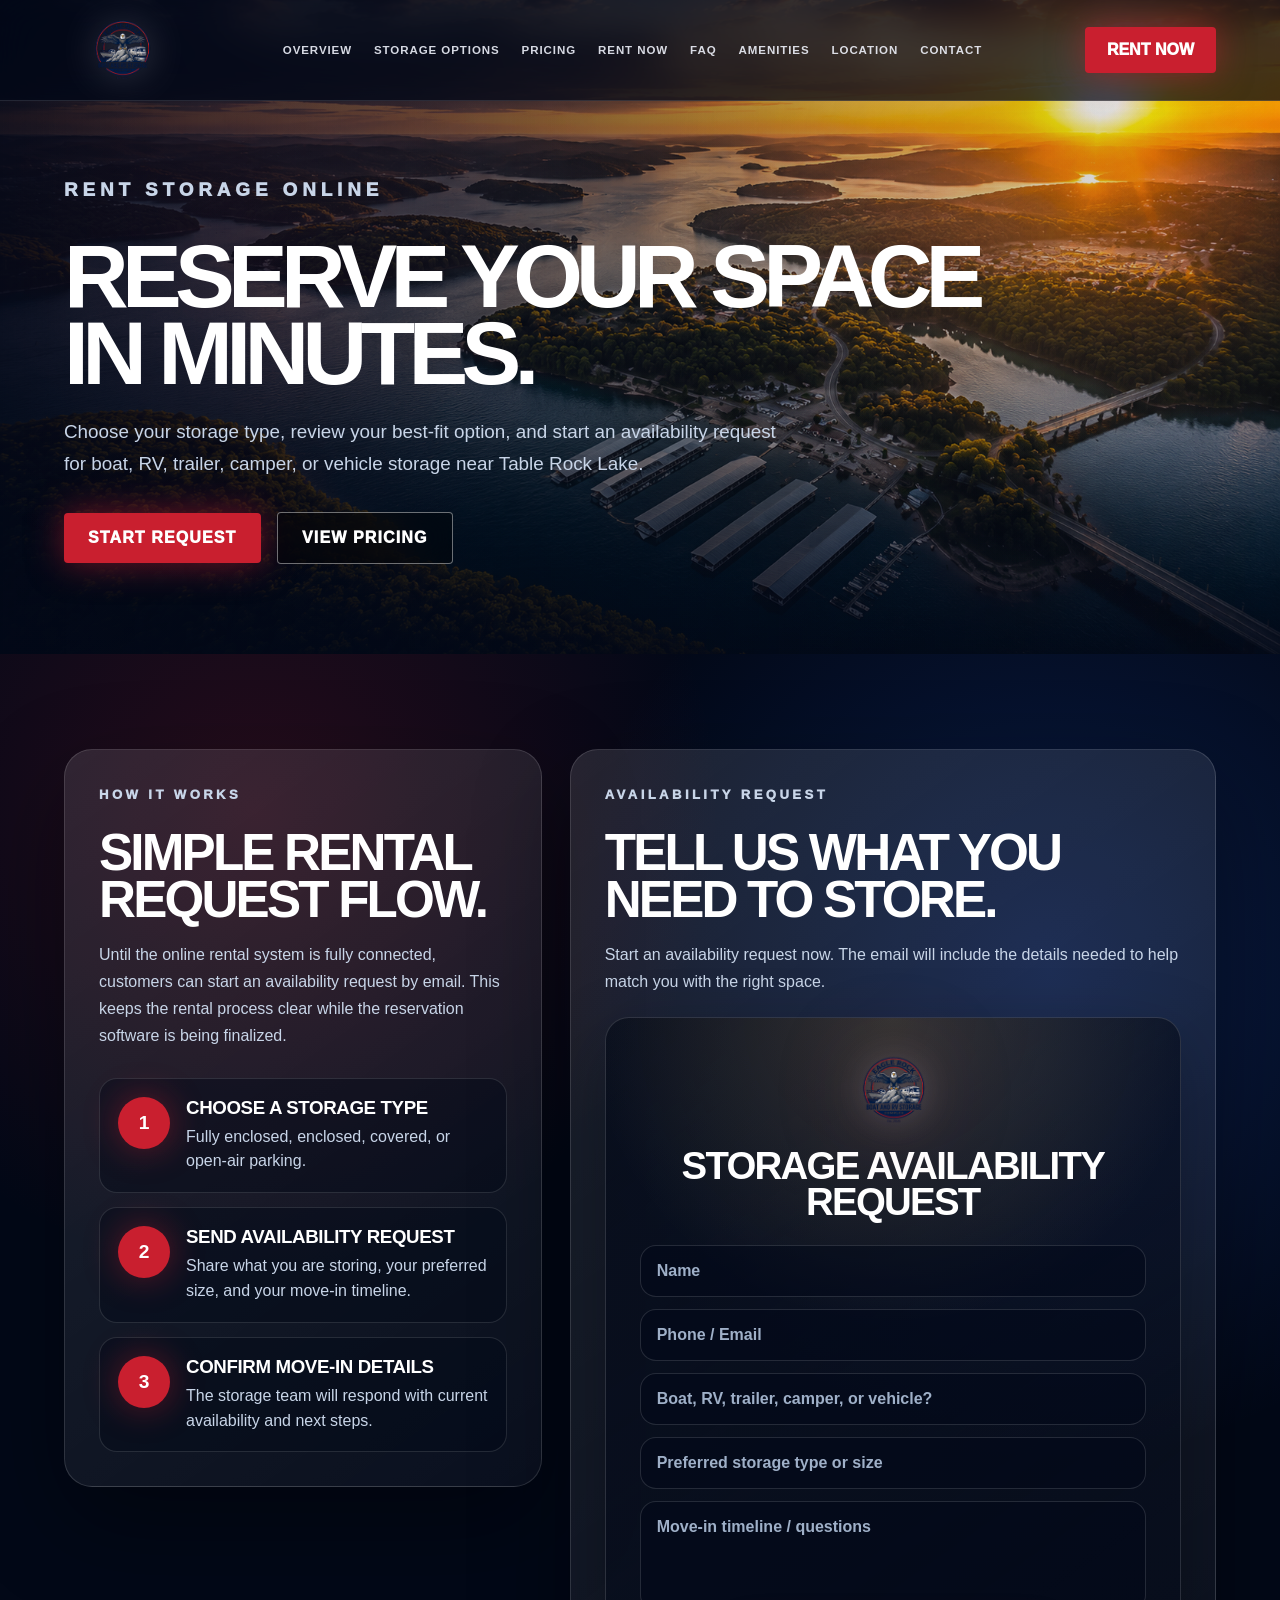
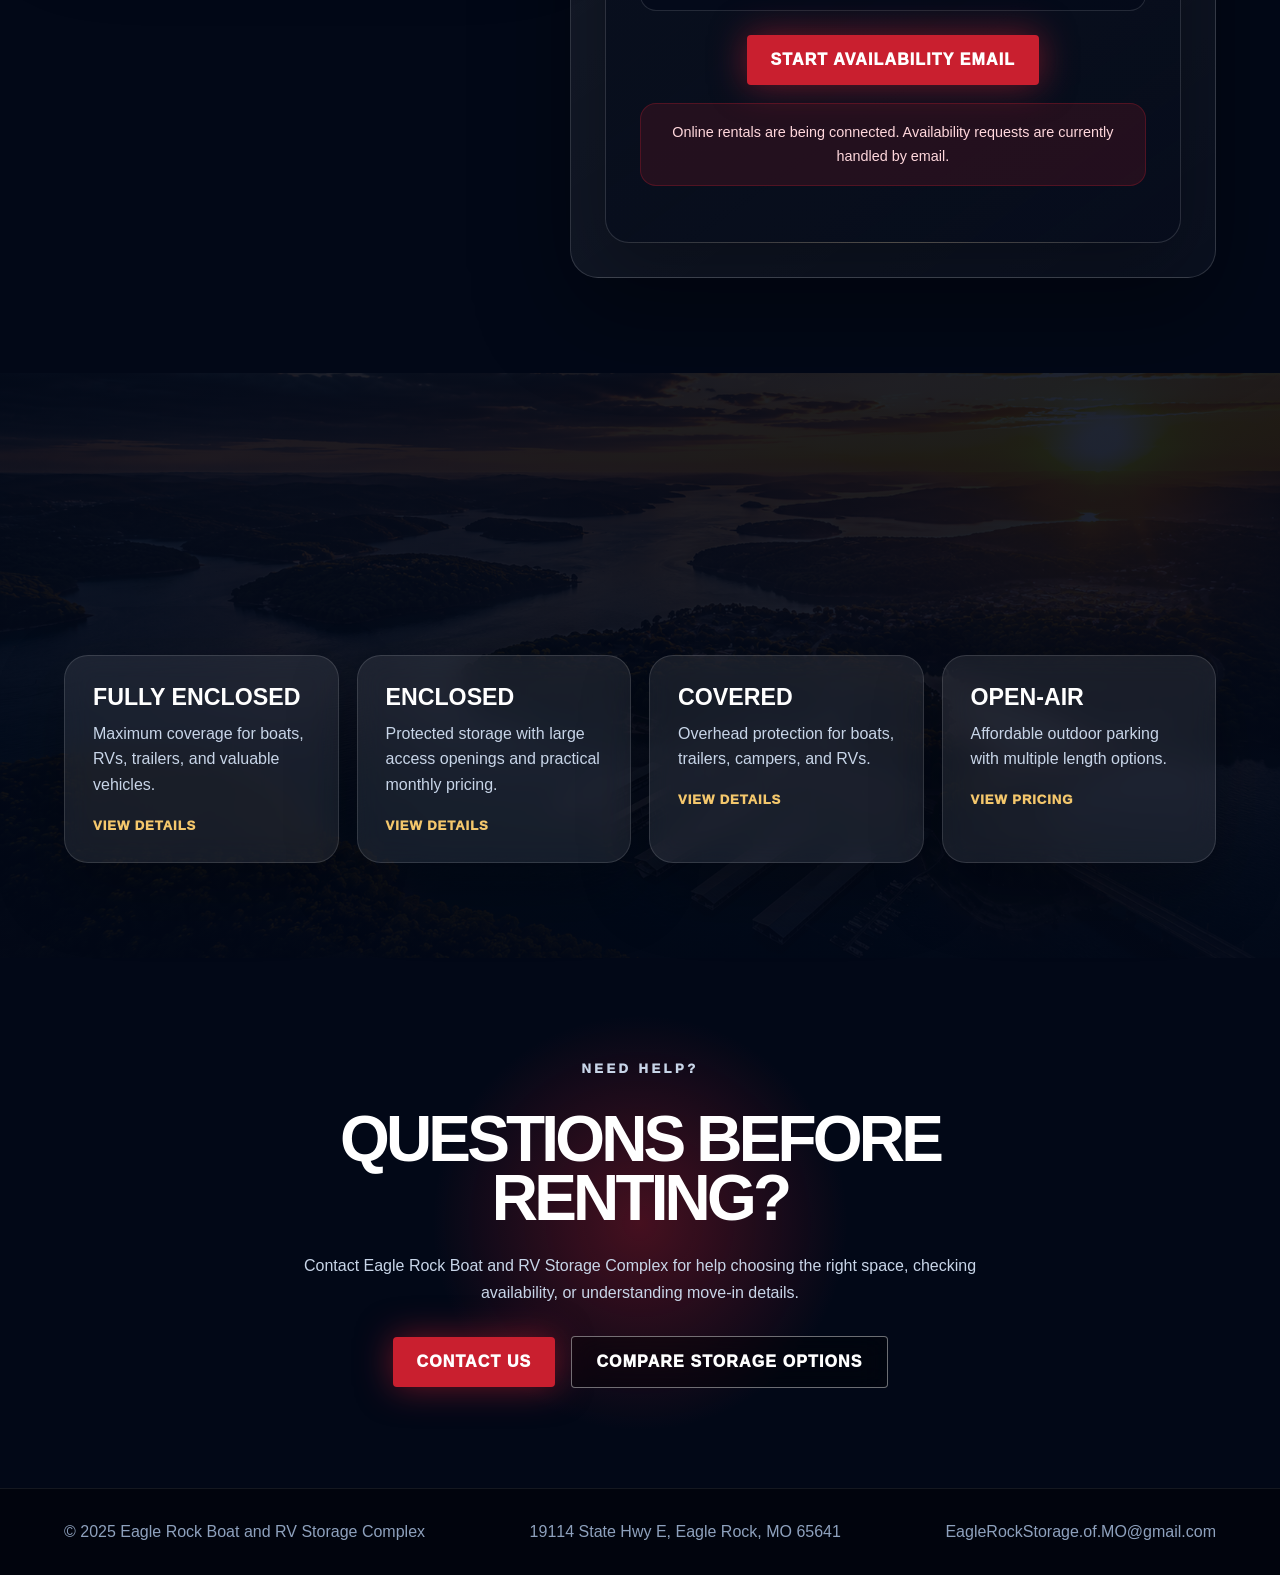
<file: rent-now/index.html>
<!DOCTYPE html>
<html lang="en">
<head>
  <meta charset="UTF-8" />
  <meta name="viewport" content="width=device-width, initial-scale=1.0" />

  <title>Rent Now | Eagle Rock Boat & RV Storage Complex</title>
  <meta
    name="description"
    content="Start your boat, RV, trailer, camper, or vehicle storage rental at Eagle Rock Boat and RV Storage Complex in Eagle Rock, Missouri."
  />

  <link rel="stylesheet" href="../assets/css/style.css" />

  <style>
    .rent-hero {
      min-height: 72vh;
      position: relative;
      display: flex;
      align-items: center;
      padding: 150px 5vw 90px;
      overflow: hidden;
      background:
        linear-gradient(90deg, rgba(2,8,23,.98), rgba(2,8,23,.78), rgba(2,8,23,.34)),
        linear-gradient(to top, rgba(2,8,23,1), rgba(2,8,23,.18)),
        url('../assets/images/trl-hero.png') center right/cover no-repeat;
    }

    .rent-hero::after {
      content: '';
      position: absolute;
      inset: 0;
      background:
        radial-gradient(circle at 78% 24%, rgba(244,199,108,.24), transparent 32%),
        radial-gradient(circle at 18% 32%, rgba(201,31,47,.22), transparent 35%);
      pointer-events: none;
    }

    .rent-hero-content {
      position: relative;
      z-index: 2;
      max-width: 930px;
    }

    .rent-hero h1 {
      font-size: clamp(3.4rem, 7vw, 7rem);
    }

    .rent-hero p {
      max-width: 720px;
      color: var(--muted);
      font-size: 1.18rem;
      line-height: 1.7;
      margin: 24px 0 32px;
    }

    .rent-section {
      padding: 95px 5vw;
      background:
        radial-gradient(circle at 20% 12%, rgba(201,31,47,.18), transparent 30%),
        radial-gradient(circle at 82% 24%, rgba(37,99,235,.22), transparent 34%),
        var(--dark);
    }

    .rent-layout {
      display: grid;
      grid-template-columns: .85fr 1.15fr;
      gap: 28px;
      align-items: start;
    }

    .rent-panel,
    .request-panel {
      border-radius: 28px;
      border: 1px solid rgba(255,255,255,.14);
      background: linear-gradient(145deg, rgba(255,255,255,.11), rgba(255,255,255,.035));
      box-shadow: 0 35px 95px rgba(0,0,0,.38);
      padding: 34px;
      overflow: hidden;
    }

    .rent-panel h2,
    .request-panel h2 {
      font-size: clamp(2rem, 4vw, 3.7rem);
      line-height: .92;
      letter-spacing: -.055em;
      text-transform: uppercase;
      margin-bottom: 18px;
    }

    .rent-panel p,
    .request-panel p {
      color: var(--muted);
      line-height: 1.7;
      margin-bottom: 22px;
    }

    .rent-steps {
      display: grid;
      gap: 14px;
      margin-top: 28px;
    }

    .rent-step {
      display: grid;
      grid-template-columns: 52px 1fr;
      gap: 16px;
      align-items: start;
      padding: 18px;
      border-radius: 18px;
      background: rgba(2,8,23,.42);
      border: 1px solid rgba(255,255,255,.12);
    }

    .rent-step strong {
      width: 52px;
      height: 52px;
      border-radius: 50%;
      display: grid;
      place-items: center;
      background: var(--red);
      box-shadow: 0 0 35px rgba(201,31,47,.45);
      color: white;
      font-size: 1.2rem;
    }

    .rent-step h3 {
      text-transform: uppercase;
      letter-spacing: -.02em;
      margin-bottom: 6px;
    }

    .rent-step p {
      margin: 0;
      color: var(--muted);
      line-height: 1.55;
    }

    .request-card {
      position: relative;
      z-index: 2;
      text-align: center;
      padding: 34px;
      border-radius: 24px;
      background:
        radial-gradient(circle at 50% 0%, rgba(244,199,108,.18), transparent 35%),
        linear-gradient(145deg, rgba(2,8,23,.72), rgba(2,8,23,.42));
      border: 1px solid rgba(255,255,255,.14);
      box-shadow: 0 25px 70px rgba(0,0,0,.28);
    }

    .request-card .mini-logo {
      width: 130px;
      margin: 0 auto 20px;
      display: block;
      filter:
        drop-shadow(0 0 20px rgba(255,255,255,.28))
        drop-shadow(0 0 45px rgba(201,31,47,.25));
    }

    .request-card h3 {
      font-size: clamp(1.8rem, 3vw, 3rem);
      line-height: .95;
      text-transform: uppercase;
      letter-spacing: -.045em;
      margin-bottom: 16px;
    }

    .request-grid {
      display: grid;
      gap: 12px;
      margin: 24px 0;
      text-align: left;
    }

    .request-field {
      padding: 16px;
      border-radius: 16px;
      background: rgba(2,8,23,.48);
      border: 1px solid rgba(255,255,255,.13);
      color: #9fb0c8;
      font-weight: 800;
    }

    .request-field.large {
      min-height: 110px;
    }

    .portal-note {
      margin-top: 18px;
      padding: 16px;
      border-radius: 16px;
      background: rgba(201,31,47,.14);
      border: 1px solid rgba(201,31,47,.28);
      color: #ffd7dc !important;
      font-size: .9rem;
    }

    .quick-options {
      padding: 95px 5vw;
      background:
        linear-gradient(rgba(2,8,23,.88), rgba(2,8,23,.94)),
        url('../assets/images/trl-hero.png') center/cover no-repeat;
    }

    .quick-grid {
      display: grid;
      grid-template-columns: repeat(4, 1fr);
      gap: 18px;
      margin-top: 38px;
    }

    .quick-card {
      padding: 28px;
      border-radius: 24px;
      background: rgba(255,255,255,.08);
      border: 1px solid rgba(255,255,255,.13);
      backdrop-filter: blur(14px);
      box-shadow: 0 25px 70px rgba(0,0,0,.28);
    }

    .quick-card h3 {
      text-transform: uppercase;
      margin-bottom: 10px;
      font-size: 1.45rem;
    }

    .quick-card p {
      color: var(--muted);
      line-height: 1.6;
      margin-bottom: 18px;
    }

    .quick-card a {
      color: var(--gold);
      text-transform: uppercase;
      font-weight: 950;
      letter-spacing: .07em;
      font-size: .82rem;
    }

    .rent-final-cta {
      padding: 100px 5vw;
      text-align: center;
      background: radial-gradient(circle at center, rgba(201,31,47,.34), transparent 30%), #020817;
    }

    .rent-final-cta h2 {
      font-size: clamp(2.6rem, 5vw, 5.4rem);
      line-height: .92;
      text-transform: uppercase;
      letter-spacing: -.06em;
      max-width: 900px;
      margin: 0 auto 24px;
    }

    .rent-final-cta p {
      color: var(--muted);
      max-width: 720px;
      margin: 0 auto 30px;
      line-height: 1.7;
    }

    @media(max-width: 1000px) {
      .rent-layout {
        grid-template-columns: 1fr;
      }

      .quick-grid {
        grid-template-columns: 1fr 1fr;
      }
    }

    @media(max-width: 650px) {
      .rent-hero {
        padding: 130px 5vw 80px;
      }

      .quick-grid {
        grid-template-columns: 1fr;
      }

      .rent-step {
        grid-template-columns: 1fr;
      }

      .request-card {
        padding: 24px;
      }
    }
  </style>
</head>

<body>
  <div class="preloader">
    <img src="../assets/images/ersofmo-logo.png" alt="Eagle Rock Storage Logo">
  </div>

  <header class="site-header">
    <a href="../" class="brand">
      <img src="../assets/images/ersofmo-logo.png" alt="Eagle Rock Boat and RV Storage Complex">
    </a>

    <nav class="nav-links">
      <a href="../#overview">Overview</a>
      <a href="../storage-units/">Storage Options</a>
      <a href="../pricing/">Pricing</a>
      <a href="../rent-now/">Rent Now</a>
      <a href="../faq/">FAQ</a>
      <a href="../amenities/">Amenities</a>
      <a href="../location/">Location</a>
      <a href="../contact/">Contact</a>
    </nav>

    <a href="#rental-system" class="header-cta">Rent Now</a>
  </header>

  <main>
    <section class="rent-hero">
      <div class="rent-hero-content reveal">
        <p class="eyebrow">Rent Storage Online</p>

        <h1>Reserve your space in minutes.</h1>

        <p>
          Choose your storage type, review your best-fit option, and start an availability
          request for boat, RV, trailer, camper, or vehicle storage near Table Rock Lake.
        </p>

        <div class="hero-actions">
          <a href="#rental-system" class="btn btn-red">Start Request</a>
          <a href="../pricing/" class="btn btn-glass">View Pricing</a>
        </div>
      </div>
    </section>

    <section class="rent-section" id="rental-system">
      <div class="rent-layout">
        <div class="rent-panel reveal">
          <p class="eyebrow">How It Works</p>

          <h2>Simple rental request flow.</h2>

          <p>
            Until the online rental system is fully connected, customers can start an
            availability request by email. This keeps the rental process clear while the
            reservation software is being finalized.
          </p>

          <div class="rent-steps">
            <div class="rent-step">
              <strong>1</strong>
              <div>
                <h3>Choose a storage type</h3>
                <p>Fully enclosed, enclosed, covered, or open-air parking.</p>
              </div>
            </div>

            <div class="rent-step">
              <strong>2</strong>
              <div>
                <h3>Send availability request</h3>
                <p>Share what you are storing, your preferred size, and your move-in timeline.</p>
              </div>
            </div>

            <div class="rent-step">
              <strong>3</strong>
              <div>
                <h3>Confirm move-in details</h3>
                <p>The storage team will respond with current availability and next steps.</p>
              </div>
            </div>
          </div>
        </div>

        <div class="request-panel reveal">
          <p class="eyebrow">Availability Request</p>

          <h2>Tell us what you need to store.</h2>

          <p>
            Start an availability request now. The email will include the details needed
            to help match you with the right space.
          </p>

          <div class="request-card">
            <img
              class="mini-logo"
              src="../assets/images/ersofmo-logo.png"
              alt="Eagle Rock Storage Logo"
            >

            <h3>Storage Availability Request</h3>

            <div class="request-grid">
              <div class="request-field">Name</div>
              <div class="request-field">Phone / Email</div>
              <div class="request-field">Boat, RV, trailer, camper, or vehicle?</div>
              <div class="request-field">Preferred storage type or size</div>
              <div class="request-field large">Move-in timeline / questions</div>
            </div>

            <a
              href="mailto:EagleRockStorage.of.MO@gmail.com?subject=Storage%20Availability%20Request&body=Name:%0D%0APhone:%0D%0AWhat%20are%20you%20storing:%0D%0APreferred%20storage%20type%20or%20size:%0D%0AMove-in%20timeline:%0D%0AQuestions:"
              class="btn btn-red"
            >
              Start Availability Email
            </a>

            <p class="portal-note">
              Online rentals are being connected. Availability requests are currently handled by email.
            </p>
          </div>
        </div>
      </div>
    </section>

    <section class="quick-options">
      <div class="section-heading reveal">
        <p class="eyebrow">Not Sure What To Choose?</p>
        <h2>Compare options before you rent.</h2>
      </div>

      <div class="quick-grid">
        <div class="quick-card reveal">
          <h3>Fully Enclosed</h3>
          <p>Maximum coverage for boats, RVs, trailers, and valuable vehicles.</p>
          <a href="../storage-units/">View Details</a>
        </div>

        <div class="quick-card reveal">
          <h3>Enclosed</h3>
          <p>Protected storage with large access openings and practical monthly pricing.</p>
          <a href="../storage-units/">View Details</a>
        </div>

        <div class="quick-card reveal">
          <h3>Covered</h3>
          <p>Overhead protection for boats, trailers, campers, and RVs.</p>
          <a href="../storage-units/">View Details</a>
        </div>

        <div class="quick-card reveal">
          <h3>Open-Air</h3>
          <p>Affordable outdoor parking with multiple length options.</p>
          <a href="../pricing/">View Pricing</a>
        </div>
      </div>
    </section>

    <section class="rent-final-cta">
      <div class="reveal">
        <p class="eyebrow">Need Help?</p>

        <h2>Questions before renting?</h2>

        <p>
          Contact Eagle Rock Boat and RV Storage Complex for help choosing the right space,
          checking availability, or understanding move-in details.
        </p>

        <div class="hero-actions" style="justify-content:center;">
          <a href="../contact/" class="btn btn-red">Contact Us</a>
          <a href="../storage-units/" class="btn btn-glass">Compare Storage Options</a>
        </div>
      </div>
    </section>
  </main>

  <footer>
    <p>© 2025 Eagle Rock Boat and RV Storage Complex</p>
    <p>19114 State Hwy E, Eagle Rock, MO 65641</p>
    <p>
      <a href="mailto:EagleRockStorage.of.MO@gmail.com">
        EagleRockStorage.of.MO@gmail.com
      </a>
    </p>
  </footer>

  <script src="../assets/js/main.js"></script>
</body>
</html>
</file>
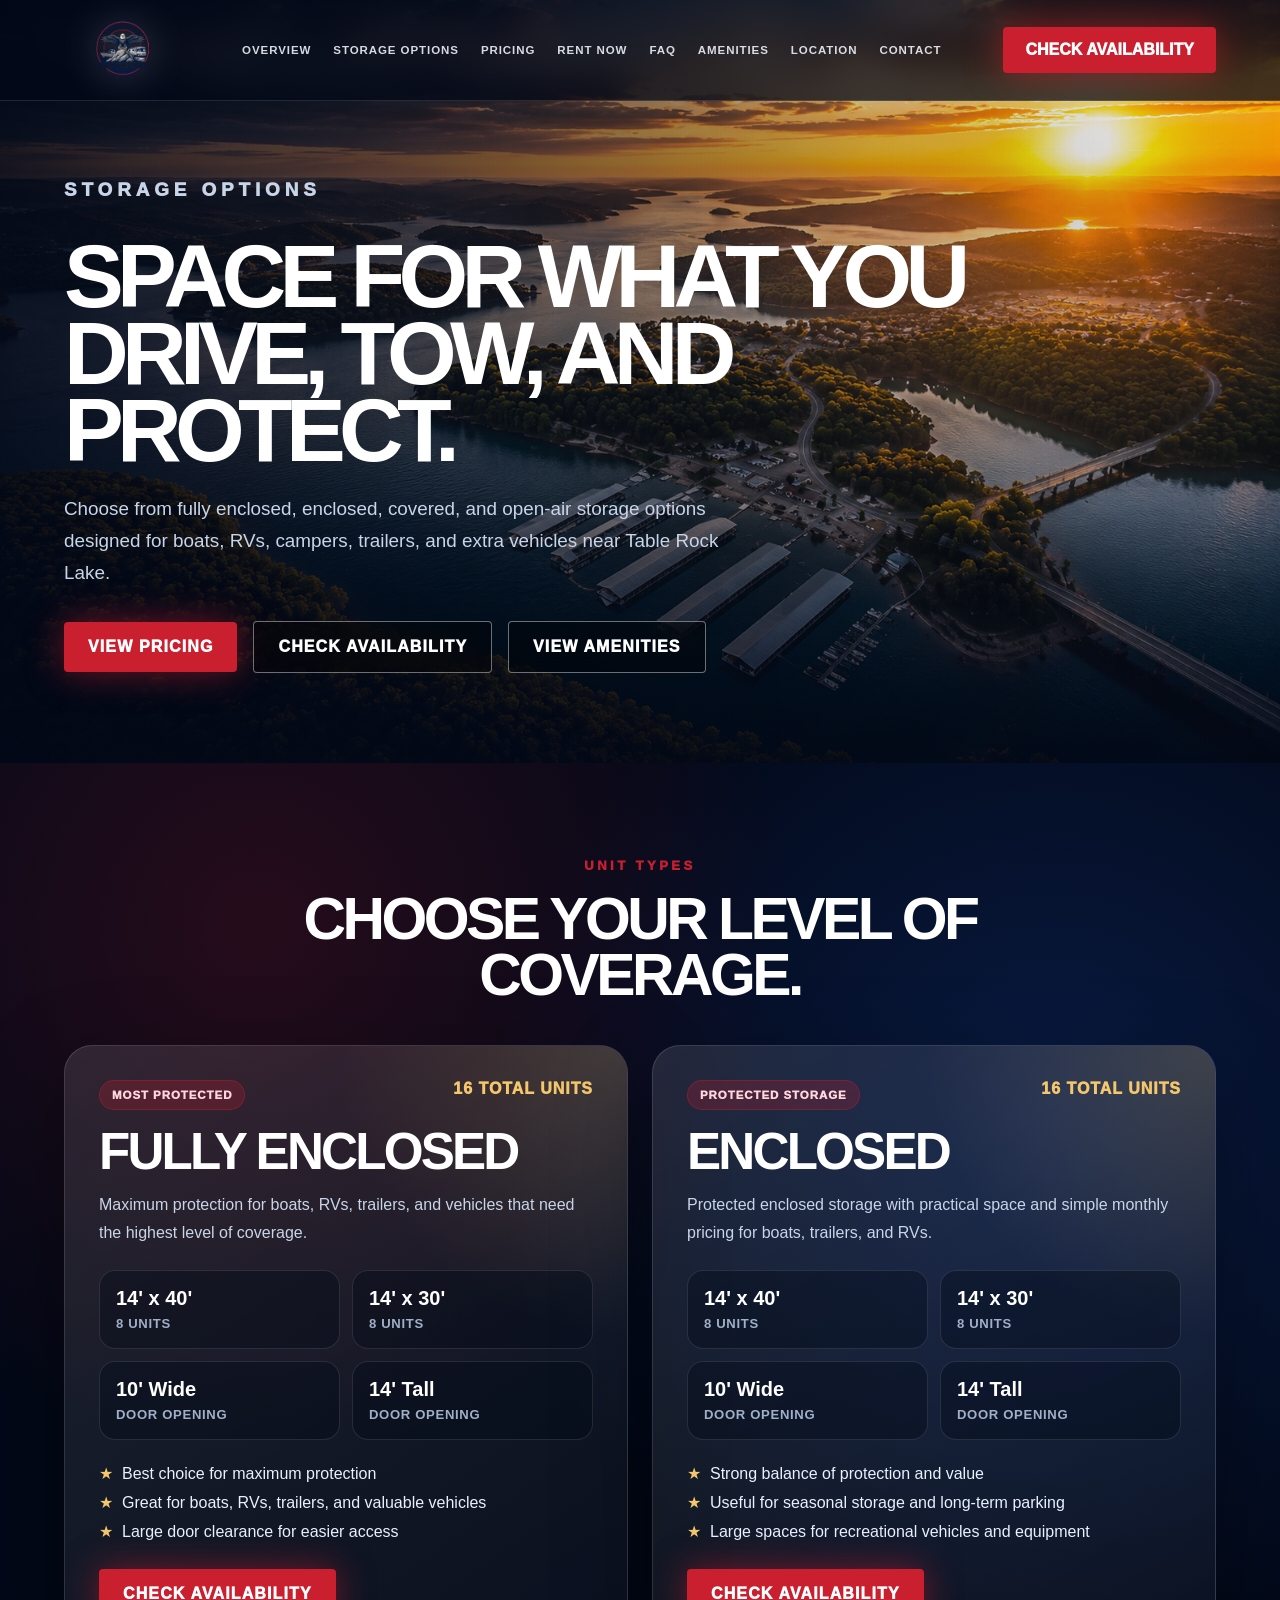
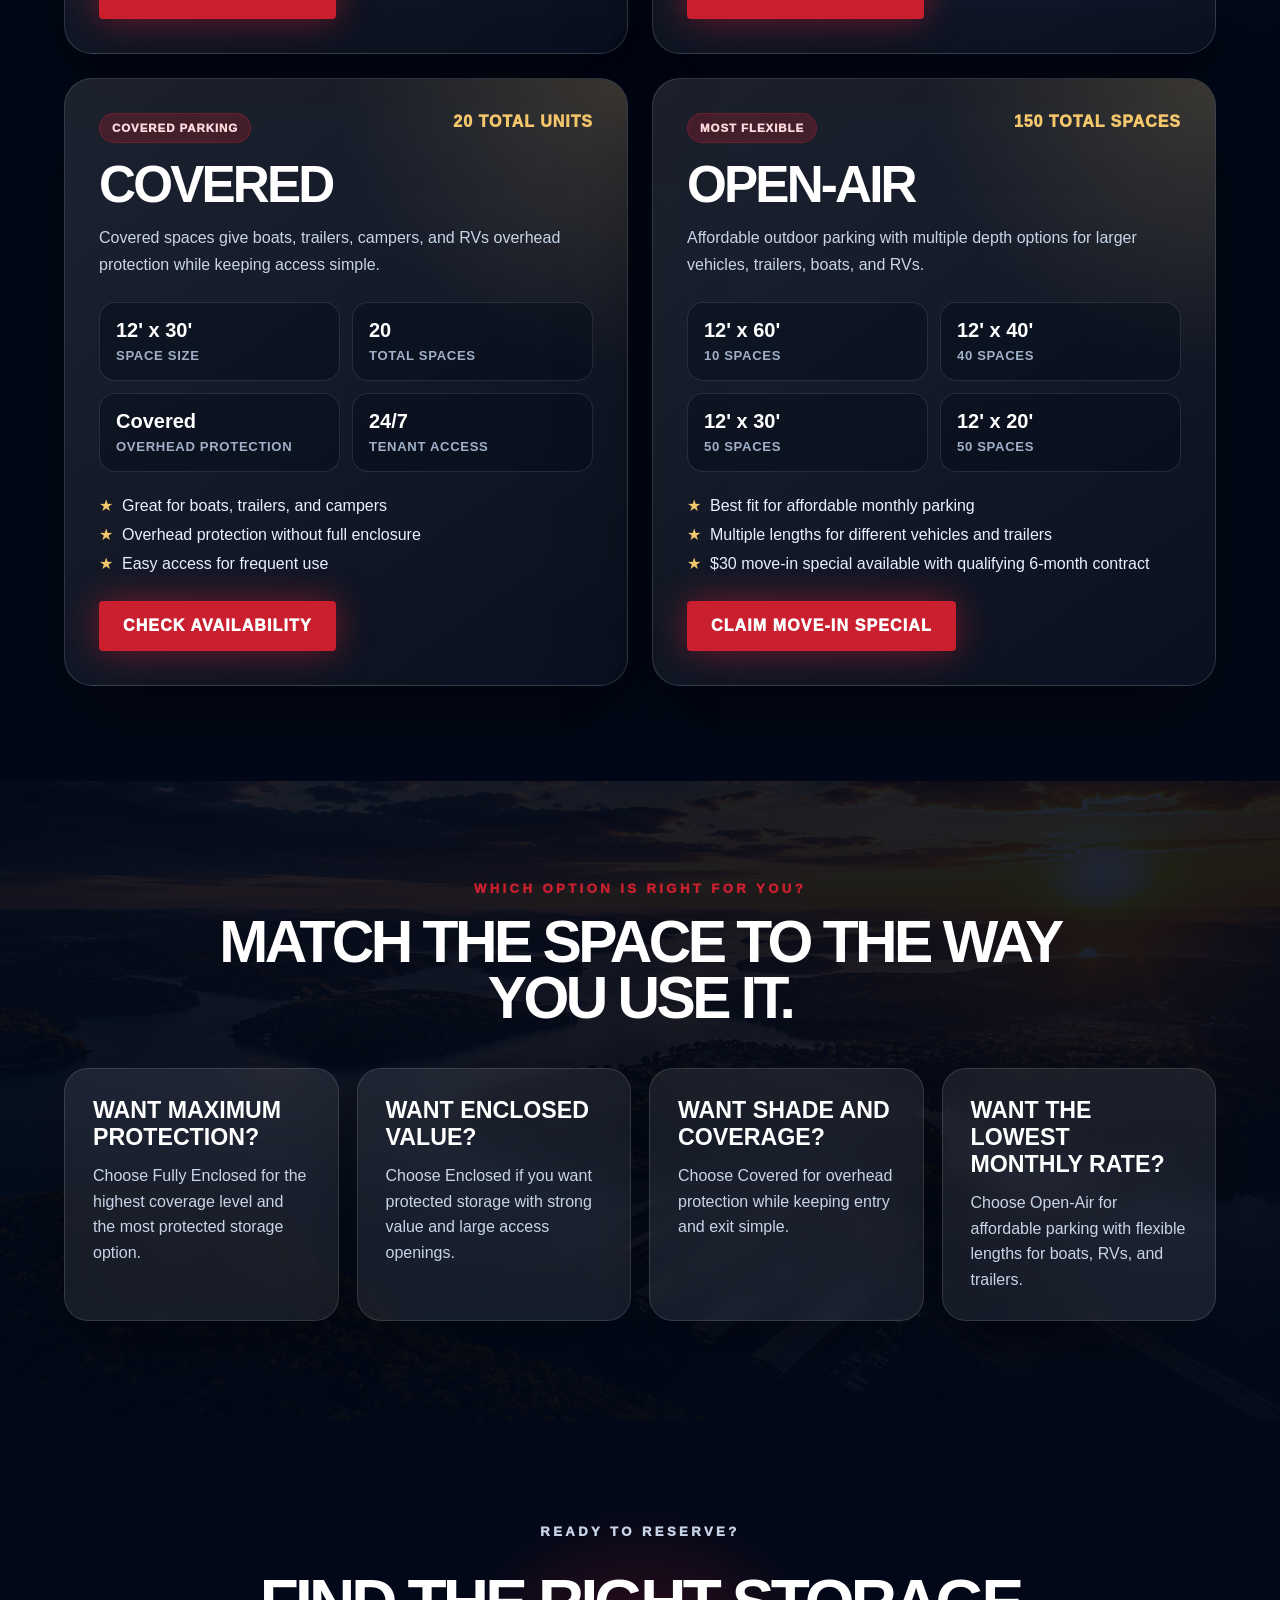
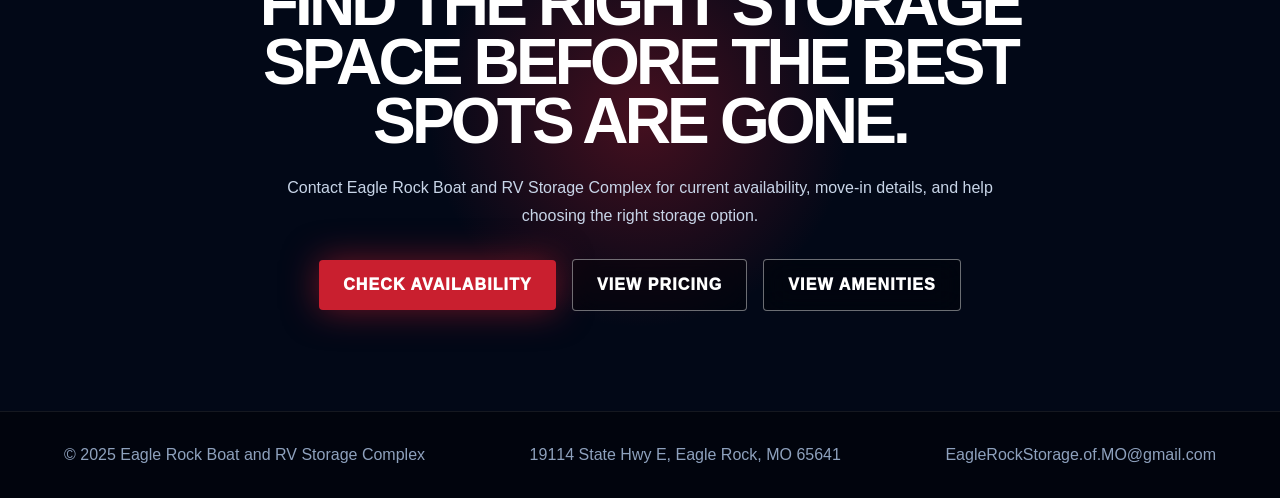
<file: storage-units/index.html>
<!DOCTYPE html>
<html lang="en">
<head>
  <meta charset="UTF-8" />
  <meta name="viewport" content="width=device-width, initial-scale=1.0" />

  <title>Storage Units | Eagle Rock Boat & RV Storage Complex</title>
  <meta
    name="description"
    content="Explore fully enclosed, enclosed, covered, and open-air boat and RV storage options in Eagle Rock, Missouri."
  />

  <link rel="stylesheet" href="../assets/css/style.css" />

  <style>
    .units-page-hero {
      min-height: 72vh;
      position: relative;
      display: flex;
      align-items: center;
      padding: 150px 5vw 90px;
      overflow: hidden;
      background:
        linear-gradient(90deg, rgba(2,8,23,.98), rgba(2,8,23,.78), rgba(2,8,23,.38)),
        linear-gradient(to top, rgba(2,8,23,1), rgba(2,8,23,.18)),
        url('../assets/images/trl-hero.png') center right/cover no-repeat;
    }

    .units-page-hero::after {
      content: '';
      position: absolute;
      inset: 0;
      background: radial-gradient(circle at 78% 24%, rgba(244,199,108,.22), transparent 32%);
      pointer-events: none;
    }

    .units-page-hero-content {
      position: relative;
      z-index: 2;
      max-width: 900px;
    }

    .units-page-hero h1 {
      font-size: clamp(3.4rem, 7vw, 7rem);
    }

    .units-page-hero p {
      max-width: 680px;
      color: var(--muted);
      font-size: 1.18rem;
      line-height: 1.7;
      margin: 24px 0 32px;
    }

    .units-detail-section {
      padding: 95px 5vw;
      background:
        radial-gradient(circle at 20% 10%, rgba(201,31,47,.18), transparent 30%),
        radial-gradient(circle at 82% 22%, rgba(37,99,235,.2), transparent 34%),
        var(--dark);
    }

    .units-detail-grid {
      display: grid;
      grid-template-columns: repeat(2, minmax(0, 1fr));
      gap: 24px;
    }

    .unit-detail-card {
      position: relative;
      overflow: hidden;
      border-radius: 28px;
      border: 1px solid rgba(255,255,255,.14);
      background: linear-gradient(145deg, rgba(255,255,255,.11), rgba(255,255,255,.035));
      box-shadow: 0 35px 95px rgba(0,0,0,.38);
      padding: 34px;
      transition: .3s ease;
    }

    .unit-detail-card:hover {
      transform: translateY(-10px);
      border-color: rgba(244,199,108,.55);
    }

    .unit-detail-card::before {
      content: '';
      position: absolute;
      inset: 0;
      background: radial-gradient(circle at top right, rgba(244,199,108,.2), transparent 35%);
      opacity: .85;
      pointer-events: none;
    }

    .unit-detail-card > * {
      position: relative;
      z-index: 2;
    }

    .unit-topline {
      display: flex;
      justify-content: space-between;
      gap: 18px;
      align-items: flex-start;
      margin-bottom: 18px;
    }

    .unit-label {
      display: inline-block;
      color: #ffd7dc;
      background: rgba(201,31,47,.24);
      border: 1px solid rgba(201,31,47,.35);
      padding: 8px 12px;
      border-radius: 999px;
      font-size: .72rem;
      font-weight: 950;
      letter-spacing: .08em;
      text-transform: uppercase;
    }

    .unit-count {
      text-align: right;
      color: var(--gold);
      font-weight: 950;
      text-transform: uppercase;
      letter-spacing: .06em;
    }

    .unit-detail-card h2 {
      font-size: clamp(2rem, 4vw, 3.7rem);
      line-height: .92;
      letter-spacing: -.055em;
      text-transform: uppercase;
      margin-bottom: 16px;
    }

    .unit-detail-card p {
      color: var(--muted);
      line-height: 1.7;
      margin-bottom: 24px;
    }

    .spec-grid {
      display: grid;
      grid-template-columns: repeat(2, 1fr);
      gap: 12px;
      margin: 24px 0;
    }

    .spec {
      padding: 16px;
      border: 1px solid rgba(255,255,255,.11);
      background: rgba(2,8,23,.38);
      border-radius: 16px;
    }

    .spec strong {
      display: block;
      font-size: 1.25rem;
      color: white;
      margin-bottom: 4px;
    }

    .spec span {
      color: #9fb0c8;
      font-size: .82rem;
      font-weight: 800;
      text-transform: uppercase;
      letter-spacing: .05em;
    }

    .option-list {
      list-style: none;
      display: grid;
      gap: 10px;
      color: #e8f1ff;
      margin-bottom: 28px;
    }

    .option-list li::before {
      content: '★';
      color: var(--gold);
      margin-right: 9px;
    }

    .chooser-section {
      padding: 100px 5vw;
      background:
        linear-gradient(rgba(2,8,23,.88), rgba(2,8,23,.94)),
        url('../assets/images/trl-hero.png') center/cover no-repeat;
    }

    .chooser-grid {
      display: grid;
      grid-template-columns: repeat(4, 1fr);
      gap: 18px;
      margin-top: 38px;
    }

    .chooser-card {
      padding: 28px;
      border-radius: 24px;
      background: rgba(255,255,255,.08);
      border: 1px solid rgba(255,255,255,.13);
      backdrop-filter: blur(14px);
      box-shadow: 0 25px 70px rgba(0,0,0,.28);
    }

    .chooser-card h3 {
      font-size: 1.45rem;
      text-transform: uppercase;
      margin-bottom: 12px;
    }

    .chooser-card p {
      color: var(--muted);
      line-height: 1.6;
    }

    .units-final-cta {
      padding: 100px 5vw;
      text-align: center;
      background: radial-gradient(circle at center, rgba(201,31,47,.34), transparent 30%), #020817;
    }

    .units-final-cta h2 {
      font-size: clamp(2.6rem, 5vw, 5.4rem);
      line-height: .92;
      text-transform: uppercase;
      letter-spacing: -.06em;
      max-width: 900px;
      margin: 0 auto 24px;
    }

    .units-final-cta p {
      color: var(--muted);
      max-width: 720px;
      margin: 0 auto 30px;
      line-height: 1.7;
    }

    @media(max-width: 1000px) {
      .units-detail-grid,
      .chooser-grid {
        grid-template-columns: 1fr 1fr;
      }
    }

    @media(max-width: 650px) {
      .units-page-hero {
        padding: 130px 5vw 80px;
      }

      .units-detail-grid,
      .chooser-grid,
      .spec-grid {
        grid-template-columns: 1fr;
      }

      .unit-topline {
        flex-direction: column;
      }

      .unit-count {
        text-align: left;
      }
    }
  </style>
</head>

<body>
  <div class="preloader">
    <img src="../assets/images/ersofmo-logo.png" alt="Eagle Rock Storage Logo">
  </div>

  <header class="site-header">
    <a href="../" class="brand">
      <img src="../assets/images/ersofmo-logo.png" alt="Eagle Rock Boat and RV Storage Complex">
    </a>

    <nav class="nav-links">
      <a href="../#overview">Overview</a>
      <a href="../storage-units/">Storage Options</a>
      <a href="../pricing/">Pricing</a>
      <a href="../rent-now/">Rent Now</a>
      <a href="../faq/">FAQ</a>
      <a href="../amenities/">Amenities</a>
      <a href="../location/">Location</a>
      <a href="../contact/">Contact</a>
    </nav>

    <a href="../rent-now/" class="header-cta">Check Availability</a>
  </header>

  <main>
    <section class="units-page-hero">
      <div class="units-page-hero-content reveal">
        <p class="eyebrow">Storage Options</p>

        <h1>Space for what you drive, tow, and protect.</h1>

        <p>
          Choose from fully enclosed, enclosed, covered, and open-air storage options
          designed for boats, RVs, campers, trailers, and extra vehicles near Table Rock Lake.
        </p>

        <div class="hero-actions">
          <a href="../pricing/" class="btn btn-red">View Pricing</a>
          <a href="../rent-now/" class="btn btn-glass">Check Availability</a>
          <a href="../amenities/" class="btn btn-glass">View Amenities</a>
        </div>
      </div>
    </section>

    <section class="units-detail-section">
      <div class="section-heading reveal">
        <p class="eyebrow">Unit Types</p>
        <h2>Choose your level of coverage.</h2>
      </div>

      <div class="units-detail-grid">
        <article class="unit-detail-card reveal">
          <div class="unit-topline">
            <span class="unit-label">Most Protected</span>
            <span class="unit-count">16 Total Units</span>
          </div>

          <h2>Fully Enclosed</h2>
          <p>
            Maximum protection for boats, RVs, trailers, and vehicles that need the
            highest level of coverage.
          </p>

          <div class="spec-grid">
            <div class="spec">
              <strong>14' x 40'</strong>
              <span>8 Units</span>
            </div>

            <div class="spec">
              <strong>14' x 30'</strong>
              <span>8 Units</span>
            </div>

            <div class="spec">
              <strong>10' Wide</strong>
              <span>Door Opening</span>
            </div>

            <div class="spec">
              <strong>14' Tall</strong>
              <span>Door Opening</span>
            </div>
          </div>

          <ul class="option-list">
            <li>Best choice for maximum protection</li>
            <li>Great for boats, RVs, trailers, and valuable vehicles</li>
            <li>Large door clearance for easier access</li>
          </ul>

          <a href="../rent-now/" class="btn btn-red">Check Availability</a>
        </article>

        <article class="unit-detail-card reveal">
          <div class="unit-topline">
            <span class="unit-label">Protected Storage</span>
            <span class="unit-count">16 Total Units</span>
          </div>

          <h2>Enclosed</h2>
          <p>
            Protected enclosed storage with practical space and simple monthly pricing
            for boats, trailers, and RVs.
          </p>

          <div class="spec-grid">
            <div class="spec">
              <strong>14' x 40'</strong>
              <span>8 Units</span>
            </div>

            <div class="spec">
              <strong>14' x 30'</strong>
              <span>8 Units</span>
            </div>

            <div class="spec">
              <strong>10' Wide</strong>
              <span>Door Opening</span>
            </div>

            <div class="spec">
              <strong>14' Tall</strong>
              <span>Door Opening</span>
            </div>
          </div>

          <ul class="option-list">
            <li>Strong balance of protection and value</li>
            <li>Useful for seasonal storage and long-term parking</li>
            <li>Large spaces for recreational vehicles and equipment</li>
          </ul>

          <a href="../rent-now/" class="btn btn-red">Check Availability</a>
        </article>

        <article class="unit-detail-card reveal">
          <div class="unit-topline">
            <span class="unit-label">Covered Parking</span>
            <span class="unit-count">20 Total Units</span>
          </div>

          <h2>Covered</h2>
          <p>
            Covered spaces give boats, trailers, campers, and RVs overhead protection
            while keeping access simple.
          </p>

          <div class="spec-grid">
            <div class="spec">
              <strong>12' x 30'</strong>
              <span>Space Size</span>
            </div>

            <div class="spec">
              <strong>20</strong>
              <span>Total Spaces</span>
            </div>

            <div class="spec">
              <strong>Covered</strong>
              <span>Overhead Protection</span>
            </div>

            <div class="spec">
              <strong>24/7</strong>
              <span>Tenant Access</span>
            </div>
          </div>

          <ul class="option-list">
            <li>Great for boats, trailers, and campers</li>
            <li>Overhead protection without full enclosure</li>
            <li>Easy access for frequent use</li>
          </ul>

          <a href="../rent-now/" class="btn btn-red">Check Availability</a>
        </article>

        <article class="unit-detail-card reveal">
          <div class="unit-topline">
            <span class="unit-label">Most Flexible</span>
            <span class="unit-count">150 Total Spaces</span>
          </div>

          <h2>Open-Air</h2>
          <p>
            Affordable outdoor parking with multiple depth options for larger vehicles,
            trailers, boats, and RVs.
          </p>

          <div class="spec-grid">
            <div class="spec">
              <strong>12' x 60'</strong>
              <span>10 Spaces</span>
            </div>

            <div class="spec">
              <strong>12' x 40'</strong>
              <span>40 Spaces</span>
            </div>

            <div class="spec">
              <strong>12' x 30'</strong>
              <span>50 Spaces</span>
            </div>

            <div class="spec">
              <strong>12' x 20'</strong>
              <span>50 Spaces</span>
            </div>
          </div>

          <ul class="option-list">
            <li>Best fit for affordable monthly parking</li>
            <li>Multiple lengths for different vehicles and trailers</li>
            <li>$30 move-in special available with qualifying 6-month contract</li>
          </ul>

          <a href="../rent-now/" class="btn btn-red">Claim Move-In Special</a>
        </article>
      </div>
    </section>

    <section class="chooser-section">
      <div class="section-heading reveal">
        <p class="eyebrow">Which Option Is Right For You?</p>
        <h2>Match the space to the way you use it.</h2>
      </div>

      <div class="chooser-grid">
        <div class="chooser-card reveal">
          <h3>Want maximum protection?</h3>
          <p>
            Choose Fully Enclosed for the highest coverage level and the most protected
            storage option.
          </p>
        </div>

        <div class="chooser-card reveal">
          <h3>Want enclosed value?</h3>
          <p>
            Choose Enclosed if you want protected storage with strong value and large
            access openings.
          </p>
        </div>

        <div class="chooser-card reveal">
          <h3>Want shade and coverage?</h3>
          <p>
            Choose Covered for overhead protection while keeping entry and exit simple.
          </p>
        </div>

        <div class="chooser-card reveal">
          <h3>Want the lowest monthly rate?</h3>
          <p>
            Choose Open-Air for affordable parking with flexible lengths for boats,
            RVs, and trailers.
          </p>
        </div>
      </div>
    </section>

    <section class="units-final-cta">
      <div class="reveal">
        <p class="eyebrow">Ready To Reserve?</p>

        <h2>Find the right storage space before the best spots are gone.</h2>

        <p>
          Contact Eagle Rock Boat and RV Storage Complex for current availability,
          move-in details, and help choosing the right storage option.
        </p>

        <div class="hero-actions" style="justify-content:center;">
          <a href="../rent-now/" class="btn btn-red">Check Availability</a>
          <a href="../pricing/" class="btn btn-glass">View Pricing</a>
          <a href="../amenities/" class="btn btn-glass">View Amenities</a>
        </div>
      </div>
    </section>
  </main>

  <footer>
    <p>© 2025 Eagle Rock Boat and RV Storage Complex</p>
    <p>19114 State Hwy E, Eagle Rock, MO 65641</p>
    <p>
      <a href="mailto:EagleRockStorage.of.MO@gmail.com">
        EagleRockStorage.of.MO@gmail.com
      </a>
    </p>
  </footer>

  <script src="../assets/js/main.js"></script>
</body>
</html>
</file>
<file: assets/css/style.css>
/* ===== PART 1 START: RESET + HEADER + HERO BASE ===== */

* {
  margin: 0;
  padding: 0;
  box-sizing: border-box;
}

:root {
  --dark: #020817;
  --navy: #061733;
  --blue: #0a2d66;
  --red: #c91f2f;
  --red-dark: #8f101d;
  --gold: #f4c76c;
  --white: #ffffff;
  --muted: #c8d5e8;
}

html {
  scroll-behavior: smooth;
}

body {
  background: var(--dark);
  color: white;
  font-family: Arial, Helvetica, sans-serif;
  overflow-x: hidden;
}

a {
  color: inherit;
  text-decoration: none;
}

/* Preloader */
.preloader {
  position: fixed;
  inset: 0;
  z-index: 9999;
  background: radial-gradient(circle, #09245a, #020817 60%);
  display: grid;
  place-items: center;
  transition: opacity .7s ease, visibility .7s ease;
}

.preloader img {
  width: min(650px, 80vw);
  filter:
    drop-shadow(0 0 25px rgba(255,255,255,.35))
    drop-shadow(0 0 60px rgba(37,99,235,.45))
    drop-shadow(0 0 100px rgba(201,31,47,.35));
  animation: pulseLogo 1.6s ease-in-out infinite;
}

.preloader.hide {
  opacity: 0;
  visibility: hidden;
}

@keyframes pulseLogo {
  0%, 100% {
    transform: scale(1);
    opacity: .75;
  }

  50% {
    transform: scale(1.06);
    opacity: 1;
  }
}

/* Header */
.site-header {
  position: fixed;
  top: 0;
  left: 0;
  width: 100%;
  z-index: 100;
  padding: 16px 5vw;
  display: flex;
  align-items: center;
  justify-content: space-between;
  gap: 22px;
  background: rgba(2, 8, 23, .72);
  border-bottom: 1px solid rgba(255,255,255,.12);
  backdrop-filter: blur(18px);
}

.brand img {
  width: 116px;
  display: block;
  filter: drop-shadow(0 0 20px rgba(255,255,255,.25));
}

.nav-links {
  display: flex;
  gap: 22px;
  font-size: .72rem;
  font-weight: 900;
  text-transform: uppercase;
  letter-spacing: .08em;
}

.nav-links a {
  color: #f3f6ff;
  opacity: .88;
  transition: .25s;
}

.nav-links a:hover {
  color: var(--gold);
  opacity: 1;
}

.mobile-menu-btn {
  display: none;
  width: 46px;
  height: 42px;
  border: 1px solid rgba(255,255,255,.24);
  border-radius: 8px;
  background: rgba(255,255,255,.06);
  cursor: pointer;
  align-items: center;
  justify-content: center;
  flex-direction: column;
  gap: 6px;
  z-index: 102;
}

.mobile-menu-btn span {
  display: block;
  width: 22px;
  height: 2px;
  background: white;
  border-radius: 999px;
  transition: .25s ease;
}

body.nav-open .mobile-menu-btn span:nth-child(1) {
  transform: translateY(8px) rotate(45deg);
}

body.nav-open .mobile-menu-btn span:nth-child(2) {
  opacity: 0;
}

body.nav-open .mobile-menu-btn span:nth-child(3) {
  transform: translateY(-8px) rotate(-45deg);
}

.header-cta {
  background: var(--red);
  padding: 14px 22px;
  border-radius: 4px;
  font-weight: 950;
  text-transform: uppercase;
  box-shadow: 0 0 35px rgba(201,31,47,.55);
}

/* Hero */
.hero {
  min-height: 100vh;
  position: relative;
  display: flex;
  align-items: center;
  padding: 150px 5vw 80px;
  overflow: hidden;
}

.hero-video-layer {
  position: absolute;
  inset: 0;
  z-index: 0;
  background-image: url("../images/trl-hero.png");
  background-size: cover;
  background-position: center right;
  background-repeat: no-repeat;
  filter: saturate(1.2) contrast(1.08) brightness(1.08);
  transform: scale(1.04);
  animation: heroSlowZoom 18s ease-in-out infinite alternate;
}

@keyframes heroSlowZoom {
  from {
    transform: scale(1.04);
  }

  to {
    transform: scale(1.12);
  }
}

.hero-video-layer video {
  display: none;
}

.hero-overlay {
  position: absolute;
  inset: 0;
  z-index: 1;
  background:
    linear-gradient(
      90deg,
      rgba(2,8,23,.88) 0%,
      rgba(2,8,23,.60) 34%,
      rgba(2,8,23,.18) 66%,
      rgba(2,8,23,0) 100%
    ),
    linear-gradient(
      to top,
      rgba(2,8,23,.9) 0%,
      rgba(2,8,23,.26) 30%,
      rgba(2,8,23,0) 100%
    );
}

.light-orb {
  position: absolute;
  width: 420px;
  height: 420px;
  border-radius: 50%;
  filter: blur(90px);
  z-index: 2;
  opacity: .55;
  animation: drift 9s ease-in-out infinite alternate;
}

.orb-red {
  background: rgba(201,31,47,.55);
  right: 18vw;
  top: 14vh;
}

.orb-blue {
  background: rgba(37,99,235,.55);
  left: -8vw;
  top: 18vh;
  animation-delay: 1.5s;
}

@keyframes drift {
  from {
    transform: translate(0,0) scale(1);
  }

  to {
    transform: translate(35px,-30px) scale(1.15);
  }
}

.hero-content {
  position: relative;
  z-index: 5;
  max-width: 780px;
}

.eyebrow {
  color: var(--red);
  text-transform: uppercase;
  letter-spacing: .26em;
  font-size: .82rem;
  font-weight: 950;
  margin-bottom: 18px;
}

h1 {
  font-size: clamp(3.6rem, 7vw, 7.8rem);
  line-height: .86;
  text-transform: uppercase;
  letter-spacing: -.075em;
}

.hero-copy {
  font-size: 1.25rem;
  line-height: 1.7;
  color: #eef4ff;
  margin: 28px 0 32px;
  max-width: 650px;
}

/* ===== PART 1 END: RESET + HEADER + HERO BASE ===== */

/* ===== PART 2 START: BUTTONS + HOMEPAGE SECTIONS ===== */

.hero-actions,
.story-actions {
  display: flex;
  flex-wrap: wrap;
  gap: 16px;
  align-items: center;
}

.btn {
  display: inline-flex;
  align-items: center;
  justify-content: center;
  padding: 16px 24px;
  border-radius: 4px;
  font-weight: 950;
  text-transform: uppercase;
  letter-spacing: .07em;
  transition: .25s ease;
}

.btn-red {
  background: var(--red);
  box-shadow: 0 0 35px rgba(201,31,47,.55);
}

.btn-glass {
  border: 1px solid rgba(255,255,255,.42);
  background: rgba(0,0,0,.35);
  backdrop-filter: blur(14px);
}

.btn:hover {
  transform: translateY(-5px);
}

.video-tour {
  margin-top: 30px;
  display: inline-flex;
  gap: 14px;
  align-items: center;
  font-weight: 950;
  text-transform: uppercase;
  letter-spacing: .06em;
}

.video-tour span {
  width: 58px;
  height: 58px;
  border: 2px solid white;
  border-radius: 50%;
  display: grid;
  place-items: center;
}

.hero-stats {
  position: absolute;
  left: 5vw;
  bottom: 34px;
  z-index: 5;
  display: grid;
  grid-template-columns: repeat(3, 1fr);
  width: min(720px, 90vw);
  border: 1px solid rgba(255,255,255,.16);
  background: rgba(2,8,23,.55);
  backdrop-filter: blur(16px);
}

.hero-stats div {
  padding: 22px;
  border-right: 1px solid rgba(255,255,255,.12);
}

.hero-stats strong {
  display: block;
  font-size: 2.2rem;
  color: white;
}

.hero-stats span {
  color: var(--muted);
  text-transform: uppercase;
  font-size: .78rem;
  font-weight: 900;
}

.promo-banner {
  padding: 34px 5vw;
  text-align: center;
  background:
    linear-gradient(90deg, rgba(2,8,23,.94), rgba(2,8,23,.55)),
    url("https://images.unsplash.com/photo-1484100356142-db6ab6244067?auto=format&fit=crop&w=1800&q=80") center/cover;
  border-top: 1px solid rgba(255,255,255,.14);
  border-bottom: 1px solid rgba(255,255,255,.14);
}

.stars {
  color: var(--red);
  letter-spacing: .4em;
  margin-bottom: 8px;
}

.promo-banner h2 {
  font-size: clamp(2.2rem, 4vw, 4.6rem);
  text-transform: uppercase;
  letter-spacing: -.05em;
}

.promo-banner p {
  color: #f4d5d5;
}

.feature-strip {
  display: grid;
  grid-template-columns: repeat(4, 1fr);
  background:
    radial-gradient(circle at 50% 0%, rgba(37,99,235,.22), transparent 35%),
    #031125;
  border-bottom: 1px solid rgba(255,255,255,.12);
}

.feature {
  padding: 34px;
  text-align: center;
  border-right: 1px solid rgba(255,255,255,.16);
}

.feature span {
  display: block;
  font-size: 2.4rem;
  margin-bottom: 14px;
}

.feature h3 {
  text-transform: uppercase;
  margin-bottom: 10px;
}

.feature p {
  color: var(--muted);
  line-height: 1.5;
}

.storage-section {
  padding: 90px 5vw;
  background:
    radial-gradient(circle at 20% 10%, rgba(201,31,47,.18), transparent 30%),
    radial-gradient(circle at 80% 30%, rgba(37,99,235,.22), transparent 30%),
    #020817;
}

.section-heading {
  max-width: 900px;
  text-align: center;
  margin: 0 auto 42px;
}

.section-heading h2 {
  font-size: clamp(2.4rem, 4.6vw, 4.9rem);
  line-height: .95;
  letter-spacing: -.06em;
  text-transform: uppercase;
}

.storage-grid {
  display: grid;
  grid-template-columns: repeat(4, 1fr);
  gap: 20px;
}

.storage-card {
  background: #061733;
  border: 1px solid rgba(255,255,255,.15);
  border-radius: 8px;
  overflow: hidden;
  box-shadow: 0 30px 80px rgba(0,0,0,.45);
  transition: .3s ease;
}

.storage-card:hover {
  transform: translateY(-12px);
  border-color: rgba(244,199,108,.55);
}

.card-image {
  height: 230px;
  background-size: cover;
  background-position: center;
  filter: contrast(1.05) saturate(1.05);
}

.image-fully {
  background-image: url("https://images.unsplash.com/photo-1600585154340-be6161a56a0c?auto=format&fit=crop&w=900&q=80");
}

.image-enclosed {
  background-image: url("https://images.unsplash.com/photo-1564013799919-ab600027ffc6?auto=format&fit=crop&w=900&q=80");
}

.image-covered {
  background-image: url("https://images.unsplash.com/photo-1533473359331-0135ef1b58bf?auto=format&fit=crop&w=900&q=80");
}

.image-open {
  background-image: url("https://images.unsplash.com/photo-1500534314209-a25ddb2bd429?auto=format&fit=crop&w=900&q=80");
}

/* ===== PART 2 END: BUTTONS + HOMEPAGE SECTIONS ===== */

/* ===== PART 3 START: CARDS + STORY + FOOTER + REVEAL ===== */

.card-content {
  padding: 24px;
  text-align: center;
}

.card-content h3 {
  text-transform: uppercase;
  font-size: 1.45rem;
  margin-bottom: 12px;
}

.card-content p {
  color: var(--muted);
  line-height: 1.55;
  margin-bottom: 18px;
}

.card-content a {
  color: var(--red);
  font-weight: 950;
  text-transform: uppercase;
  letter-spacing: .08em;
}

.number-bar {
  margin-top: 34px;
  display: grid;
  grid-template-columns: repeat(6, 1fr);
  border: 1px solid rgba(255,255,255,.18);
  background: rgba(255,255,255,.04);
}

.number-bar div {
  text-align: center;
  padding: 28px 14px;
  border-right: 1px solid rgba(255,255,255,.12);
}

.number-bar strong {
  display: block;
  color: var(--red);
  font-size: 2.5rem;
}

.number-bar span {
  text-transform: uppercase;
  font-size: .8rem;
  font-weight: 900;
}

.cinematic-story {
  display: grid;
  grid-template-columns: 1fr 1.15fr;
  background: #020817;
  min-height: 520px;
}

.story-image {
  min-height: 520px;
  background:
    linear-gradient(90deg, transparent, #020817),
    url("https://images.unsplash.com/photo-1500534314209-a25ddb2bd429?auto=format&fit=crop&w=1600&q=80") center/cover no-repeat;
}

.story-copy {
  padding: 80px 5vw;
  display: flex;
  justify-content: center;
  flex-direction: column;
}

.story-copy h2,
.final-cta h2 {
  font-size: clamp(2.4rem, 4.8vw, 5.4rem);
  line-height: .92;
  letter-spacing: -.06em;
  text-transform: uppercase;
}

.story-copy p,
.final-cta p {
  color: var(--muted);
  font-size: 1.1rem;
  line-height: 1.7;
  margin: 20px 0 28px;
}

.final-cta {
  min-height: 78vh;
  display: grid;
  place-items: center;
  text-align: center;
  padding: 90px 5vw;
  position: relative;
  overflow: hidden;
  background:
    linear-gradient(rgba(2,8,23,.72), rgba(2,8,23,.9)),
    url("https://images.unsplash.com/photo-1506744038136-46273834b3fb?auto=format&fit=crop&w=2400&q=80") center/cover no-repeat;
}

.final-cta > div {
  max-width: 900px;
  position: relative;
  z-index: 2;
}

.final-glow {
  position: absolute;
  width: 620px;
  height: 620px;
  border-radius: 50%;
  background: rgba(201,31,47,.35);
  filter: blur(120px);
  z-index: 1;
}

footer {
  padding: 34px 5vw;
  background: #01040d;
  color: #8ea1bd;
  display: flex;
  justify-content: space-between;
  gap: 18px;
  flex-wrap: wrap;
  border-top: 1px solid rgba(255,255,255,.08);
}

/* Vista Venture footer credit */
.site-credit {
  width: 100%;
  display: flex;
  justify-content: center;
  margin-top: 12px;
  padding-top: 18px;
  border-top: 1px solid rgba(255,255,255,.07);
}

.site-credit a {
  display: inline-flex;
  align-items: center;
  justify-content: center;
  gap: 12px;
  color: #6f8098;
  font-size: .76rem;
  font-weight: 850;
  letter-spacing: .08em;
  text-transform: uppercase;
  opacity: .72;
  transition: .25s ease;
}

.site-credit img {
  width: 118px;
  max-height: 34px;
  object-fit: contain;
  opacity: .78;
  filter: grayscale(1) brightness(1.3);
}

.site-credit a:hover {
  opacity: 1;
  color: var(--gold);
}

.reveal {
  opacity: 0;
  transform: translateY(38px);
  transition: 1s ease;
}

.reveal.visible {
  opacity: 1;
  transform: translateY(0);
}

/* ===== PART 3 END: CARDS + STORY + FOOTER + REVEAL ===== */

/* ===== PART 4 START: INNER HERO OVERRIDES + RESPONSIVE ===== */

/* Clearer cinematic hero images across inner pages */
.units-page-hero,
.pricing-hero,
.contact-hero,
.location-hero,
.rent-hero,
.faq-hero,
.amenities-hero {
  background:
    linear-gradient(
      90deg,
      rgba(2,8,23,.88) 0%,
      rgba(2,8,23,.58) 34%,
      rgba(2,8,23,.16) 68%,
      rgba(2,8,23,0) 100%
    ),
    linear-gradient(
      to top,
      rgba(2,8,23,.88) 0%,
      rgba(2,8,23,.22) 34%,
      rgba(2,8,23,0) 100%
    ),
    url("../images/trl-hero.png") center right/cover no-repeat !important;
}

.units-page-hero::after,
.pricing-hero::after,
.contact-hero::after,
.location-hero::after,
.rent-hero::after,
.faq-hero::after,
.amenities-hero::after {
  opacity: .25 !important;
}

@media(max-width: 1180px) {
  .nav-links {
    gap: 16px;
    font-size: .68rem;
  }

  .header-cta {
    padding: 12px 18px;
    font-size: .78rem;
  }
}

@media(max-width: 1000px) {
  .mobile-menu-btn {
    display: inline-flex;
    order: 3;
  }

  .nav-links {
    position: absolute;
    top: calc(100% + 10px);
    left: 5vw;
    right: 5vw;
    display: flex;
    flex-direction: column;
    gap: 0;
    padding: 16px;
    background: rgba(2, 8, 23, .98);
    border: 1px solid rgba(255,255,255,.16);
    border-radius: 16px;
    box-shadow: 0 30px 80px rgba(0,0,0,.55);
    backdrop-filter: blur(18px);
    opacity: 0;
    visibility: hidden;
    transform: translateY(-12px);
    pointer-events: none;
    transition: .25s ease;
  }

  body.nav-open .nav-links {
    opacity: 1;
    visibility: visible;
    transform: translateY(0);
    pointer-events: auto;
  }

  .nav-links a {
    display: block;
    padding: 16px;
    border-bottom: 1px solid rgba(255,255,255,.1);
    font-size: .82rem;
  }

  .nav-links a:last-child {
    border-bottom: 0;
  }

  .feature-strip,
  .storage-grid {
    grid-template-columns: 1fr 1fr;
  }

  .number-bar {
    grid-template-columns: repeat(3, 1fr);
  }

  .cinematic-story {
    grid-template-columns: 1fr;
  }
}

@media(max-width: 650px) {
  .site-header {
    padding: 14px 5vw;
    gap: 10px;
  }

  .brand img {
    width: 72px;
  }

  .header-cta {
    font-size: .68rem;
    padding: 11px 12px;
    order: 2;
  }

  .mobile-menu-btn {
    width: 42px;
    height: 38px;
  }

  .hero {
    padding: 130px 5vw 220px;
  }

  h1 {
    font-size: 3.35rem;
  }

  .hero-copy {
    font-size: 1.05rem;
  }

  .hero-stats,
  .feature-strip,
  .storage-grid,
  .number-bar {
    grid-template-columns: 1fr;
  }

  .hero-stats div,
  .feature,
  .number-bar div {
    border-right: 0;
    border-bottom: 1px solid rgba(255,255,255,.12);
  }

  .story-copy {
    padding: 70px 5vw;
  }

  footer {
    flex-direction: column;
  }

  .site-credit a {
    flex-direction: column;
    gap: 8px;
    text-align: center;
  }

  .site-credit img {
    width: 140px;
  }
}

/* ===== PART 1 START: HOMEPAGE LIFESTYLE + HIGHLIGHTS ===== */

.lifestyle-section {
  padding: 105px 5vw;
  background:
    radial-gradient(circle at 18% 18%, rgba(201,31,47,.18), transparent 32%),
    radial-gradient(circle at 82% 20%, rgba(37,99,235,.22), transparent 34%),
    #020817;
}

.lifestyle-grid {
  display: grid;
  grid-template-columns: repeat(3, 1fr);
  gap: 22px;
  margin-top: 42px;
}

.lifestyle-card {
  min-height: 420px;
  position: relative;
  overflow: hidden;
  border-radius: 30px;
  border: 1px solid rgba(255,255,255,.14);
  box-shadow: 0 35px 95px rgba(0,0,0,.42);
  display: flex;
  align-items: flex-end;
  transition: .35s ease;
}

.lifestyle-card:hover {
  transform: translateY(-12px);
  border-color: rgba(244,199,108,.55);
}

.lifestyle-card::before {
  content: '';
  position: absolute;
  inset: 0;
  background-size: cover;
  background-position: center;
  filter: saturate(1.08) contrast(1.08);
  transition: .45s ease;
}

.lifestyle-card:hover::before {
  transform: scale(1.08);
}

.lifestyle-card::after {
  content: '';
  position: absolute;
  inset: 0;
  background:
    linear-gradient(to top, rgba(2,8,23,.98), rgba(2,8,23,.46), rgba(2,8,23,.08)),
    radial-gradient(circle at top right, rgba(244,199,108,.16), transparent 38%);
}

.lifestyle-boat::before {
  background-image: url("https://images.unsplash.com/photo-1500534314209-a25ddb2bd429?auto=format&fit=crop&w=1400&q=80");
}

.lifestyle-rv::before {
  background-image: url("https://images.unsplash.com/photo-1533473359331-0135ef1b58bf?auto=format&fit=crop&w=1400&q=80");
}

.lifestyle-driveway::before {
  background-image: url("https://images.unsplash.com/photo-1600585154340-be6161a56a0c?auto=format&fit=crop&w=1400&q=80");
}

.lifestyle-card-content {
  position: relative;
  z-index: 2;
  padding: 30px;
}

.lifestyle-card-content span {
  display: inline-block;
  color: var(--gold);
  font-size: 2.25rem;
  font-weight: 950;
  margin-bottom: 16px;
}

.lifestyle-card-content h3 {
  color: white;
  font-size: clamp(1.55rem, 2.4vw, 2.2rem);
  line-height: .96;
  text-transform: uppercase;
  letter-spacing: -.045em;
  margin-bottom: 14px;
}

.lifestyle-card-content p {
  color: var(--muted);
  line-height: 1.6;
}

.facility-highlights {
  padding: 34px 5vw;
  background:
    linear-gradient(90deg, rgba(201,31,47,.28), rgba(2,8,23,.92), rgba(37,99,235,.24)),
    #031125;
  border-top: 1px solid rgba(255,255,255,.12);
  border-bottom: 1px solid rgba(255,255,255,.12);
}

.facility-highlight-grid {
  display: grid;
  grid-template-columns: repeat(6, 1fr);
  gap: 0;
  border: 1px solid rgba(255,255,255,.12);
  background: rgba(2,8,23,.45);
  backdrop-filter: blur(16px);
  box-shadow: 0 25px 80px rgba(0,0,0,.25);
}

.facility-highlight {
  padding: 24px 18px;
  text-align: center;
  border-right: 1px solid rgba(255,255,255,.1);
}

.facility-highlight:last-child {
  border-right: 0;
}

.facility-highlight strong {
  display: block;
  color: white;
  font-size: 1.55rem;
  line-height: 1;
  margin-bottom: 8px;
}

.facility-highlight span {
  display: block;
  color: var(--muted);
  font-size: .74rem;
  font-weight: 950;
  text-transform: uppercase;
  letter-spacing: .07em;
}

@media(max-width: 1100px) {
  .lifestyle-grid {
    grid-template-columns: 1fr;
  }

  .facility-highlight-grid {
    grid-template-columns: repeat(3, 1fr);
  }

  .facility-highlight {
    border-bottom: 1px solid rgba(255,255,255,.1);
  }
}

@media(max-width: 650px) {
  .lifestyle-section {
    padding: 80px 5vw;
  }

  .lifestyle-card {
    min-height: 360px;
  }

  .facility-highlight-grid {
    grid-template-columns: 1fr;
  }

  .facility-highlight {
    border-right: 0;
  }
}

/* ===== PART 1 END: HOMEPAGE LIFESTYLE + HIGHLIGHTS ===== */

/* ===== PART 4 END: INNER HERO OVERRIDES + RESPONSIVE ===== */
</file>
